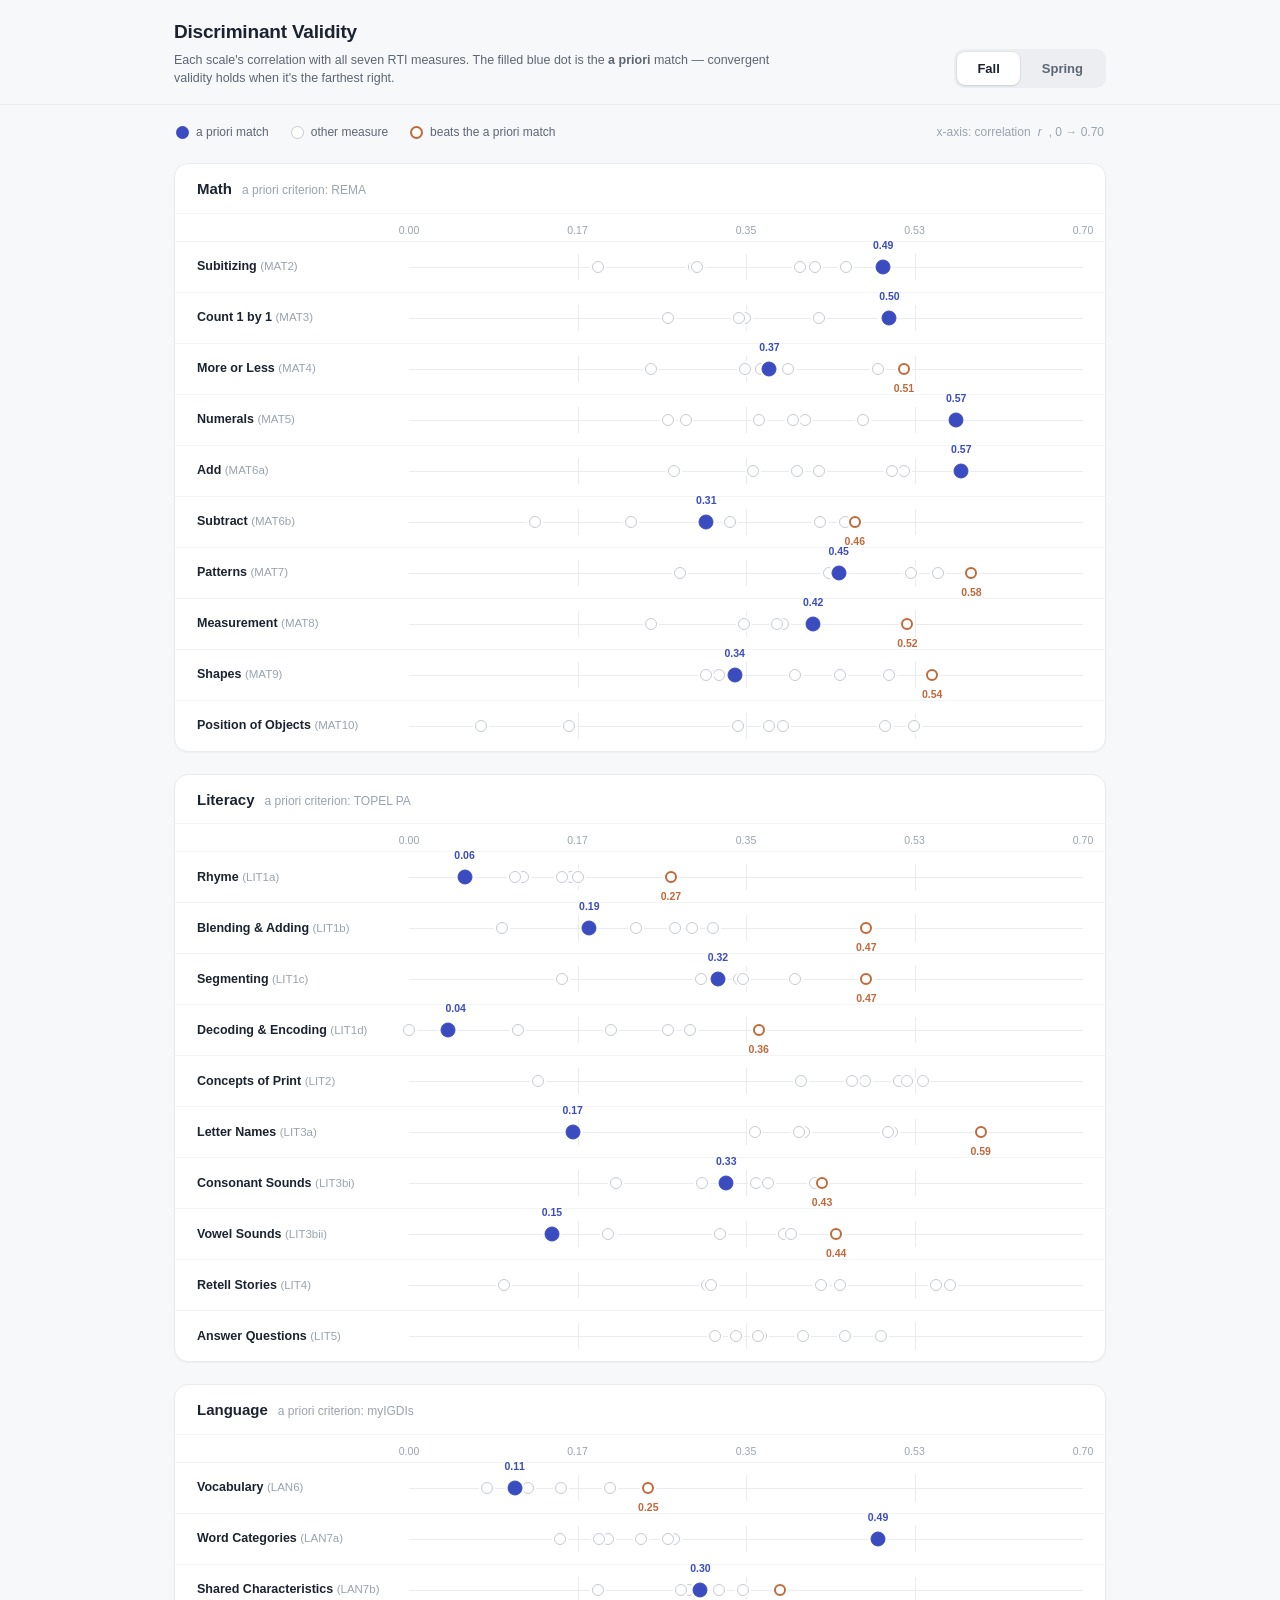
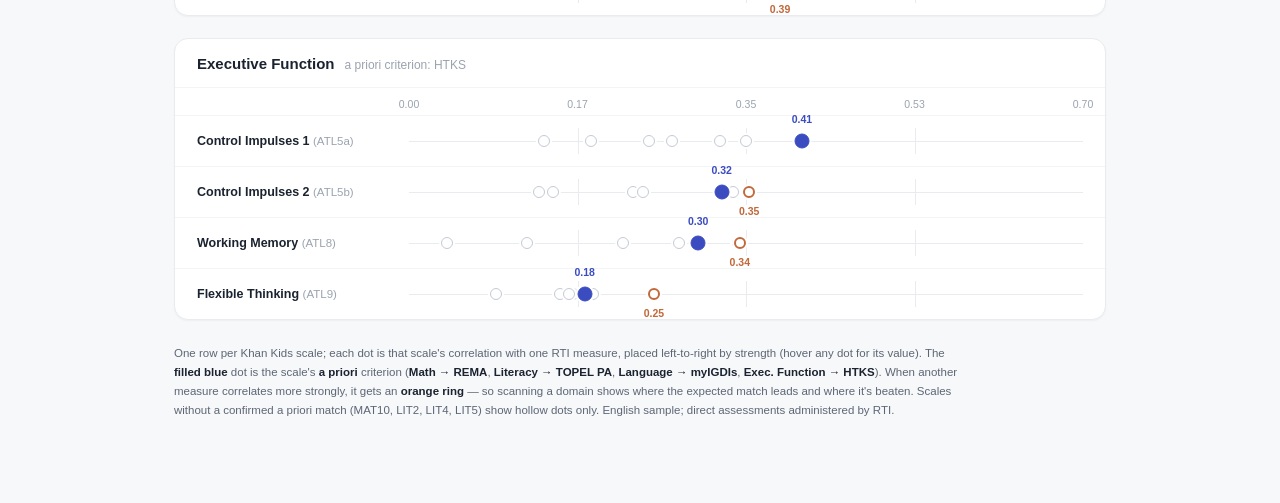
<file: heatmap/index.html>
<!DOCTYPE html>
<html lang="en">
<head>
<meta charset="UTF-8" />
<meta name="viewport" content="width=device-width, initial-scale=1.0" />
<title>Discriminant Validity — Correlation Profiles</title>
<style>
  :root{
    --ink:#1b2330; --soft:#5d6675; --faint:#9aa3af; --line:#e9ebef; --line2:#f3f4f6;
    --bg:#f7f8fa; --card:#fff;
    --ap:#3b4cc0;        /* a priori dot */
    --other:#c4cad4;     /* other dots */
    --beat:#c2683a;      /* the measure that beat the a priori */
    --labw:212px;
  }
  *{box-sizing:border-box}
  body{margin:0;background:var(--bg);color:var(--ink);
    font-family:ui-sans-serif,-apple-system,BlinkMacSystemFont,"Segoe UI",Roboto,Helvetica,Arial,sans-serif;
    font-feature-settings:"tnum" 1;line-height:1.5;-webkit-font-smoothing:antialiased}
  .wrap{max-width:980px;margin:0 auto;padding:0 24px 72px}
  header.bar{position:sticky;top:0;z-index:30;background:rgba(247,248,250,.9);backdrop-filter:saturate(1.3) blur(8px);border-bottom:1px solid var(--line)}
  .bar-in{max-width:980px;margin:0 auto;padding:18px 24px 16px;display:flex;align-items:flex-end;justify-content:space-between;gap:20px;flex-wrap:wrap}
  h1{font-size:19px;font-weight:680;letter-spacing:-.01em;margin:0}
  .sub{font-size:12.5px;color:var(--soft);margin:4px 0 0;max-width:600px}
  .seg{display:inline-flex;background:#eceef1;border-radius:10px;padding:3px;gap:2px}
  .seg button{appearance:none;border:0;cursor:pointer;font:inherit;font-size:13px;font-weight:600;color:var(--soft);padding:7px 20px;border-radius:8px;background:transparent;transition:all .15s}
  .seg button[aria-pressed="true"]{background:#fff;color:var(--ink);box-shadow:0 1px 2px rgba(20,32,46,.12),0 0 0 1px rgba(20,32,46,.04)}

  .legend{display:flex;gap:22px;align-items:center;flex-wrap:wrap;font-size:12px;color:var(--soft);margin:18px 2px 4px}
  .lg{display:inline-flex;align-items:center;gap:7px}
  .d{width:13px;height:13px;border-radius:50%;display:inline-block;flex:none}
  .d.ap{background:var(--ap)} .d.other{background:#fff;border:1.5px solid var(--other)} .d.beat{background:#fff;border:2px solid var(--beat)}

  .card{background:var(--card);border:1px solid var(--line);border-radius:14px;box-shadow:0 1px 2px rgba(20,32,46,.04);margin-top:22px;overflow:hidden}
  .chead{padding:14px 22px 12px;display:flex;align-items:baseline;gap:10px;border-bottom:1px solid var(--line2)}
  .chead h2{font-size:15px;font-weight:660;margin:0}
  .chead .crit{font-size:12px;color:var(--faint)}

  .axis{display:grid;grid-template-columns:var(--labw) 1fr;align-items:center;padding:9px 22px 2px;color:var(--faint);font-size:10.5px}
  .ticks{position:relative;height:16px}
  .ticks span{position:absolute;transform:translateX(-50%);top:0}

  .rowline{display:grid;grid-template-columns:var(--labw) 1fr;align-items:center;padding:8px 22px;border-top:1px solid var(--line2)}
  .rowline:first-of-type{border-top:0}
  .lab{font-size:12.5px;font-weight:600;white-space:nowrap;overflow:hidden;text-overflow:ellipsis;padding-right:12px}
  .lab .code{color:var(--faint);font-weight:500;font-size:11.5px}
  .track{position:relative;height:34px}
  .track .grid{position:absolute;top:4px;bottom:4px;width:1px;background:var(--line)}
  .track .base{position:absolute;left:0;right:0;top:50%;height:1px;background:var(--line)}
  .dot{position:absolute;top:50%;width:12px;height:12px;border-radius:50%;transform:translate(-50%,-50%);background:#fff;border:1.5px solid var(--other);box-shadow:0 0 0 2px #fff}
  .dot.ap{background:var(--ap);border-color:var(--ap);width:15px;height:15px;z-index:3}
  .dot.beat{border:2px solid var(--beat);z-index:2}
  .val{position:absolute;top:50%;font-size:10.5px;font-weight:700;color:var(--ap);white-space:nowrap;z-index:4}
  .val.beat{color:var(--beat)}

  .foot{font-size:11.5px;color:var(--soft);line-height:1.65;margin-top:24px;max-width:800px}
  .foot b{color:var(--ink);font-weight:650}

  @media (max-width:620px){
    :root{--labw:124px}
    .lab{font-size:11.5px}
    .lab .code{display:none}
    .bar-in,.wrap{padding-left:14px;padding-right:14px}
  }
</style>
</head>
<body>
<header class="bar">
  <div class="bar-in">
    <div>
      <h1>Discriminant Validity</h1>
      <p class="sub">Each scale's correlation with all seven RTI measures. The filled blue dot is the <b>a&nbsp;priori</b> match — convergent validity holds when it's the farthest right.</p>
    </div>
    <div class="seg" role="group" aria-label="Season">
      <button id="s-Fall" aria-pressed="true">Fall</button>
      <button id="s-Spring" aria-pressed="false">Spring</button>
    </div>
  </div>
</header>
<div class="wrap">
  <div class="legend">
    <span class="lg"><span class="d ap"></span> a priori match</span>
    <span class="lg"><span class="d other"></span> other measure</span>
    <span class="lg"><span class="d beat"></span> beats the a priori match</span>
    <span class="lg" style="margin-left:auto;color:var(--faint)">x-axis: correlation <i>r</i>, 0 → 0.70</span>
  </div>
  <div id="mount"></div>
  <p class="foot">
    One row per Khan Kids scale; each dot is that scale's correlation with one RTI measure, placed left-to-right by strength
    (hover any dot for its value). The <b>filled blue</b> dot is the scale's <b>a&nbsp;priori</b> criterion
    (<b>Math → REMA</b>, <b>Literacy → TOPEL PA</b>, <b>Language → myIGDIs</b>, <b>Exec. Function → HTKS</b>).
    When another measure correlates more strongly, it gets an <b>orange ring</b> — so scanning a domain shows where the expected
    match leads and where it's beaten. Scales without a confirmed a priori match (MAT10, LIT2, LIT4, LIT5) show hollow dots only.
    English sample; direct assessments administered by RTI.
  </p>
</div>

<script>
/* ===== data (English) ===== */
const DATA = {
  Fall: [
    { variable:"ATL5a", htks_score:0.4081,"igdis_Picture_ Naming_score":0.1401,"igdis_Which_One_ Doesn't_Belong_score":0.2728,topel_pa_stdscore:0.189,rema_a_irt:0.3501,rema_b_irt:0.249,rema_tot_irt:0.3225 },
    { variable:"ATL5b", htks_score:0.3248,"igdis_Picture_ Naming_score":0.1354,"igdis_Which_One_ Doesn't_Belong_score":0.2435,topel_pa_stdscore:0.1491,rema_a_irt:0.3533,rema_b_irt:0.2326,rema_tot_irt:0.3361 },
    { variable:"ATL8", htks_score:0.3004,"igdis_Picture_ Naming_score":0.3436,"igdis_Which_One_ Doesn't_Belong_score":0.2804,topel_pa_stdscore:0.1223,rema_a_irt:0.3417,rema_b_irt:0.0396,rema_tot_irt:0.2219 },
    { variable:"ATL9", htks_score:0.1825,"igdis_Picture_ Naming_score":0.2543,"igdis_Which_One_ Doesn't_Belong_score":0.1657,topel_pa_stdscore:0.191,rema_a_irt:0.1706,rema_b_irt:0.0906,rema_tot_irt:0.1566 },
    { variable:"LAN6", htks_score:0.2485,"igdis_Picture_ Naming_score":0.1097,"igdis_Which_One_ Doesn't_Belong_score":0.2083,topel_pa_stdscore:0.0807,rema_a_irt:0.1583,rema_b_irt:0.1238,rema_tot_irt:0.1076 },
    { variable:"LAN7a", htks_score:0.2694,"igdis_Picture_ Naming_score":0.2754,"igdis_Which_One_ Doesn't_Belong_score":0.4871,topel_pa_stdscore:0.2405,rema_a_irt:0.2067,rema_b_irt:0.1564,rema_tot_irt:0.1976 },
    { variable:"LAN7b", htks_score:0.3854,"igdis_Picture_ Naming_score":0.3467,"igdis_Which_One_ Doesn't_Belong_score":0.3026,topel_pa_stdscore:0.282,rema_a_irt:0.3218,rema_b_irt:0.1961,rema_tot_irt:0.2906 },
    { variable:"LIT1a", htks_score:0.1592,"igdis_Picture_ Naming_score":0.175,"igdis_Which_One_ Doesn't_Belong_score":0.272,topel_pa_stdscore:0.0577,rema_a_irt:0.1179,rema_b_irt:0.1101,rema_tot_irt:0.1684 },
    { variable:"LIT1b", htks_score:0.3161,"igdis_Picture_ Naming_score":0.2944,"igdis_Which_One_ Doesn't_Belong_score":0.4749,topel_pa_stdscore:0.1873,rema_a_irt:0.2764,rema_b_irt:0.0971,rema_tot_irt:0.2359 },
    { variable:"LIT1c", htks_score:0.3474,"igdis_Picture_ Naming_score":0.3424,"igdis_Which_One_ Doesn't_Belong_score":0.475,topel_pa_stdscore:0.3209,rema_a_irt:0.4009,rema_b_irt:0.159,rema_tot_irt:0.3035 },
    { variable:"LIT1d", htks_score:-0.0339,"igdis_Picture_ Naming_score":0.2686,"igdis_Which_One_ Doesn't_Belong_score":0.3632,topel_pa_stdscore:0.041,rema_a_irt:0.2919,rema_b_irt:0.113,rema_tot_irt:0.2093 },
    { variable:"LIT2", htks_score:0.4602,"igdis_Picture_ Naming_score":0.4736,"igdis_Which_One_ Doesn't_Belong_score":0.4075,topel_pa_stdscore:0.1337,rema_a_irt:0.5092,rema_b_irt:0.5341,rema_tot_irt:0.5176 },
    { variable:"LIT3a", htks_score:0.4055,"igdis_Picture_ Naming_score":0.4974,"igdis_Which_One_ Doesn't_Belong_score":0.4103,topel_pa_stdscore:0.17,rema_a_irt:0.5938,rema_b_irt:0.3594,rema_tot_irt:0.5013 },
    { variable:"LIT3bi", htks_score:0.3046,"igdis_Picture_ Naming_score":0.4213,"igdis_Which_One_ Doesn't_Belong_score":0.3732,topel_pa_stdscore:0.3295,rema_a_irt:0.429,rema_b_irt:0.2148,rema_tot_irt:0.3603 },
    { variable:"LIT3bii", htks_score:0.2071,"igdis_Picture_ Naming_score":0.3972,"igdis_Which_One_ Doesn't_Belong_score":0.3229,topel_pa_stdscore:0.1484,rema_a_irt:0.4436,rema_b_irt:0.2091,rema_tot_irt:0.3896 },
    { variable:"LIT4", htks_score:0.5614,"igdis_Picture_ Naming_score":0.3141,"igdis_Which_One_ Doesn't_Belong_score":0.5469,topel_pa_stdscore:0.0986,rema_a_irt:0.4479,rema_b_irt:0.3097,rema_tot_irt:0.428 },
    { variable:"LIT5", htks_score:0.4903,"igdis_Picture_ Naming_score":0.366,"igdis_Which_One_ Doesn't_Belong_score":0.3622,topel_pa_stdscore:0.4533,rema_a_irt:0.4096,rema_b_irt:0.3179,rema_tot_irt:0.3401 },
    { variable:"MAT2", htks_score:0.2994,"igdis_Picture_ Naming_score":0.4217,"igdis_Which_One_ Doesn't_Belong_score":0.4056,topel_pa_stdscore:0.1962,rema_a_irt:0.4925,rema_b_irt:0.296,rema_tot_irt:0.4535 },
    { variable:"MAT3", htks_score:0.4263,"igdis_Picture_ Naming_score":0.2689,"igdis_Which_One_ Doesn't_Belong_score":0.4968,topel_pa_stdscore:0.3429,rema_a_irt:0.499,rema_b_irt:0.3485,rema_tot_irt:0.4955 },
    { variable:"MAT4", htks_score:0.514,"igdis_Picture_ Naming_score":0.3659,"igdis_Which_One_ Doesn't_Belong_score":0.3932,topel_pa_stdscore:0.4866,rema_a_irt:0.3743,rema_b_irt:0.2511,rema_tot_irt:0.3488 },
    { variable:"MAT5", htks_score:0.3631,"igdis_Picture_ Naming_score":0.4115,"igdis_Which_One_ Doesn't_Belong_score":0.3984,topel_pa_stdscore:0.2876,rema_a_irt:0.5683,rema_b_irt:0.2693,rema_tot_irt:0.4712 },
    { variable:"MAT6a", htks_score:0.4034,"igdis_Picture_ Naming_score":0.4256,"igdis_Which_One_ Doesn't_Belong_score":0.5015,topel_pa_stdscore:0.357,rema_a_irt:0.5736,rema_b_irt:0.2752,rema_tot_irt:0.5136 },
    { variable:"MAT6b", htks_score:0.4266,"igdis_Picture_ Naming_score":0.463,"igdis_Which_One_ Doesn't_Belong_score":0.4525,topel_pa_stdscore:0.3339,rema_a_irt:0.3088,rema_b_irt:0.1304,rema_tot_irt:0.2301 },
    { variable:"MAT7", htks_score:0.443,"igdis_Picture_ Naming_score":0.4365,"igdis_Which_One_ Doesn't_Belong_score":0.5217,topel_pa_stdscore:0.281,rema_a_irt:0.5489,rema_b_irt:0.4462,rema_tot_irt:0.5841 },
    { variable:"MAT8", htks_score:0.3823,"igdis_Picture_ Naming_score":0.3881,"igdis_Which_One_ Doesn't_Belong_score":0.3481,topel_pa_stdscore:0.2516,rema_a_irt:0.5176,rema_b_irt:0.4197,rema_tot_irt:0.5168 },
    { variable:"MAT9", htks_score:0.4474,"igdis_Picture_ Naming_score":0.3085,"igdis_Which_One_ Doesn't_Belong_score":0.4008,topel_pa_stdscore:0.3223,rema_a_irt:0.5433,rema_b_irt:0.3383,rema_tot_irt:0.499 },
    { variable:"MAT10", htks_score:0.388,"igdis_Picture_ Naming_score":0.5248,"igdis_Which_One_ Doesn't_Belong_score":0.4939,topel_pa_stdscore:0.374,rema_a_irt:0.3422,rema_b_irt:0.0746,rema_tot_irt:0.1662 }
  ],
  Spring: [
    { variable:"ATL5a", htks_score:0.2998,"igdis_Picture_ Naming_score":0.151,"igdis_Which_One_ Doesn't_Belong_score":0.2917,topel_pa_stdscore:0.1727,rema_a_irt:0.3427,rema_b_irt:0.4487,rema_tot_irt:0.4885 },
    { variable:"ATL5b", htks_score:0.1355,"igdis_Picture_ Naming_score":0.2629,"igdis_Which_One_ Doesn't_Belong_score":0.3169,topel_pa_stdscore:0.1199,rema_a_irt:0.3399,rema_b_irt:0.3221,rema_tot_irt:0.3746 },
    { variable:"ATL8", htks_score:0.229,"igdis_Picture_ Naming_score":0.2457,"igdis_Which_One_ Doesn't_Belong_score":0.4253,topel_pa_stdscore:0.3095,rema_a_irt:0.4161,rema_b_irt:0.3453,rema_tot_irt:0.4286 },
    { variable:"ATL9", htks_score:0.2911,"igdis_Picture_ Naming_score":0.2234,"igdis_Which_One_ Doesn't_Belong_score":0.3089,topel_pa_stdscore:0.3133,rema_a_irt:0.2687,rema_b_irt:0.3355,rema_tot_irt:0.3528 },
    { variable:"LAN6", htks_score:0.2551,"igdis_Picture_ Naming_score":0.2743,"igdis_Which_One_ Doesn't_Belong_score":0.1949,topel_pa_stdscore:0.1615,rema_a_irt:0.3676,rema_b_irt:0.1518,rema_tot_irt:0.288 },
    { variable:"LAN7a", htks_score:0.4896,"igdis_Picture_ Naming_score":0.4512,"igdis_Which_One_ Doesn't_Belong_score":0.552,topel_pa_stdscore:0.3776,rema_a_irt:0.4758,rema_b_irt:0.5085,rema_tot_irt:0.5629 },
    { variable:"LAN7b", htks_score:0.3806,"igdis_Picture_ Naming_score":0.1467,"igdis_Which_One_ Doesn't_Belong_score":0.2283,topel_pa_stdscore:0.2998,rema_a_irt:0.3751,rema_b_irt:0.2136,rema_tot_irt:0.3017 },
    { variable:"LIT1a", htks_score:0.4449,"igdis_Picture_ Naming_score":0.4375,"igdis_Which_One_ Doesn't_Belong_score":0.2596,topel_pa_stdscore:0.4687,rema_a_irt:0.2496,rema_b_irt:0.3217,rema_tot_irt:0.3494 },
    { variable:"LIT1b", htks_score:0.2806,"igdis_Picture_ Naming_score":0.3732,"igdis_Which_One_ Doesn't_Belong_score":0.2339,topel_pa_stdscore:0.4019,rema_a_irt:0.3687,rema_b_irt:0.305,rema_tot_irt:0.3812 },
    { variable:"LIT1c", htks_score:0.4485,"igdis_Picture_ Naming_score":0.5806,"igdis_Which_One_ Doesn't_Belong_score":0.4474,topel_pa_stdscore:0.3551,rema_a_irt:0.3437,rema_b_irt:0.6297,rema_tot_irt:0.627 },
    { variable:"LIT1d", htks_score:0.1972,"igdis_Picture_ Naming_score":0.2536,"igdis_Which_One_ Doesn't_Belong_score":0.2561,topel_pa_stdscore:0.4116,rema_a_irt:0.5735,rema_b_irt:0.3371,rema_tot_irt:0.4507 },
    { variable:"LIT2", htks_score:0.3603,"igdis_Picture_ Naming_score":0.3053,"igdis_Which_One_ Doesn't_Belong_score":0.3888,topel_pa_stdscore:0.5418,rema_a_irt:0.56,rema_b_irt:0.4342,rema_tot_irt:0.5314 },
    { variable:"LIT3a", htks_score:0.2351,"igdis_Picture_ Naming_score":0.3627,"igdis_Which_One_ Doesn't_Belong_score":0.3269,topel_pa_stdscore:0.3153,rema_a_irt:0.4829,rema_b_irt:0.4147,rema_tot_irt:0.4855 },
    { variable:"LIT3bi", htks_score:0.2848,"igdis_Picture_ Naming_score":0.3626,"igdis_Which_One_ Doesn't_Belong_score":0.3592,topel_pa_stdscore:0.4279,rema_a_irt:0.5824,rema_b_irt:0.4043,rema_tot_irt:0.4996 },
    { variable:"LIT3bii", htks_score:0.1512,"igdis_Picture_ Naming_score":0.3434,"igdis_Which_One_ Doesn't_Belong_score":0.277,topel_pa_stdscore:0.3405,rema_a_irt:0.4129,rema_b_irt:0.3519,rema_tot_irt:0.4102 },
    { variable:"LIT4", htks_score:0.3679,"igdis_Picture_ Naming_score":0.4583,"igdis_Which_One_ Doesn't_Belong_score":0.6221,topel_pa_stdscore:0.3828,rema_a_irt:0.5822,rema_b_irt:0.5291,rema_tot_irt:0.6426 },
    { variable:"LIT5", htks_score:0.2388,"igdis_Picture_ Naming_score":0.2518,"igdis_Which_One_ Doesn't_Belong_score":0.435,topel_pa_stdscore:0.5063,rema_a_irt:0.3847,rema_b_irt:0.3178,rema_tot_irt:0.3831 },
    { variable:"MAT2", htks_score:0.26,"igdis_Picture_ Naming_score":0.2606,"igdis_Which_One_ Doesn't_Belong_score":0.2552,topel_pa_stdscore:0.3628,rema_a_irt:0.4798,rema_b_irt:0.2881,rema_tot_irt:0.3937 },
    { variable:"MAT3", htks_score:0.2958,"igdis_Picture_ Naming_score":0.2723,"igdis_Which_One_ Doesn't_Belong_score":0.1954,topel_pa_stdscore:0.2924,rema_a_irt:0.344,rema_b_irt:0.3109,rema_tot_irt:0.3213 },
    { variable:"MAT4", htks_score:0.2781,"igdis_Picture_ Naming_score":0.2953,"igdis_Which_One_ Doesn't_Belong_score":0.3185,topel_pa_stdscore:0.3363,rema_a_irt:0.5567,rema_b_irt:0.4799,rema_tot_irt:0.5615 },
    { variable:"MAT5", htks_score:0.6317,"igdis_Picture_ Naming_score":0.3706,"igdis_Which_One_ Doesn't_Belong_score":0.446,topel_pa_stdscore:0.2478,rema_a_irt:0.6644,rema_b_irt:0.6186,rema_tot_irt:0.7122 },
    { variable:"MAT6a", htks_score:0.2827,"igdis_Picture_ Naming_score":0.2116,"igdis_Which_One_ Doesn't_Belong_score":0.5554,topel_pa_stdscore:0.2641,rema_a_irt:0.4541,rema_b_irt:0.385,rema_tot_irt:0.4807 },
    { variable:"MAT6b", htks_score:0.4341,"igdis_Picture_ Naming_score":0.434,"igdis_Which_One_ Doesn't_Belong_score":0.4267,topel_pa_stdscore:0.4345,rema_a_irt:0.6095,rema_b_irt:0.5064,rema_tot_irt:0.5898 },
    { variable:"MAT7", htks_score:0.3406,"igdis_Picture_ Naming_score":0.1391,"igdis_Which_One_ Doesn't_Belong_score":0.2397,topel_pa_stdscore:0.046,rema_a_irt:0.3134,rema_b_irt:0.3345,rema_tot_irt:0.3368 },
    { variable:"MAT8", htks_score:0.426,"igdis_Picture_ Naming_score":0.2548,"igdis_Which_One_ Doesn't_Belong_score":0.3722,topel_pa_stdscore:0.1984,rema_a_irt:0.4855,rema_b_irt:0.4409,rema_tot_irt:0.5015 },
    { variable:"MAT9", htks_score:0.4245,"igdis_Picture_ Naming_score":0.2803,"igdis_Which_One_ Doesn't_Belong_score":0.381,topel_pa_stdscore:0.2362,rema_a_irt:0.4005,rema_b_irt:0.4344,rema_tot_irt:0.4561 },
    { variable:"MAT10", htks_score:0.3452,"igdis_Picture_ Naming_score":0.2622,"igdis_Which_One_ Doesn't_Belong_score":0.2748,topel_pa_stdscore:0.4382,rema_a_irt:0.446,rema_b_irt:0.2637,rema_tot_irt:0.3336 }
  ]
};

const MEASURES = [
  { key:"rema_a_irt", label:"REMA A" },
  { key:"rema_b_irt", label:"REMA B" },
  { key:"rema_tot_irt", label:"REMA Total" },
  { key:"topel_pa_stdscore", label:"TOPEL PA" },
  { key:"igdis_Picture_ Naming_score", label:"Picture Naming" },
  { key:"igdis_Which_One_ Doesn't_Belong_score", label:"Which One Doesn't Belong" },
  { key:"htks_score", label:"HTKS" },
];
const DOMAINS = [
  { key:"MAT", label:"Math",               criterion:"REMA",     scales:["MAT2","MAT3","MAT4","MAT5","MAT6a","MAT6b","MAT7","MAT8","MAT9","MAT10"] },
  { key:"LIT", label:"Literacy",           criterion:"TOPEL PA", scales:["LIT1a","LIT1b","LIT1c","LIT1d","LIT2","LIT3a","LIT3bi","LIT3bii","LIT4","LIT5"] },
  { key:"LAN", label:"Language",           criterion:"myIGDIs",  scales:["LAN6","LAN7a","LAN7b"] },
  { key:"ATL", label:"Executive Function", criterion:"HTKS",     scales:["ATL5a","ATL5b","ATL8","ATL9"] },
];
const NAMES = {
  ATL5a:"Control Impulses 1",ATL5b:"Control Impulses 2",ATL8:"Working Memory",ATL9:"Flexible Thinking",
  LAN6:"Vocabulary",LAN7a:"Word Categories",LAN7b:"Shared Characteristics",
  LIT1a:"Rhyme",LIT1b:"Blending & Adding",LIT1c:"Segmenting",LIT1d:"Decoding & Encoding",
  LIT2:"Concepts of Print",LIT3a:"Letter Names",LIT3bi:"Consonant Sounds",LIT3bii:"Vowel Sounds",
  LIT4:"Retell Stories",LIT5:"Answer Questions",
  MAT2:"Subitizing",MAT3:"Count 1 by 1",MAT4:"More or Less",MAT5:"Numerals",MAT6a:"Add",MAT6b:"Subtract",
  MAT7:"Patterns",MAT8:"Measurement",MAT9:"Shapes",MAT10:"Position of Objects",
};
const APRIORI = {
  MAT2:"rema_a_irt",MAT3:"rema_a_irt",MAT4:"rema_a_irt",MAT5:"rema_a_irt",MAT6a:"rema_a_irt",MAT6b:"rema_a_irt",
  MAT7:"rema_b_irt",MAT8:"rema_b_irt",MAT9:"rema_b_irt",
  LIT1a:"topel_pa_stdscore",LIT1b:"topel_pa_stdscore",LIT1c:"topel_pa_stdscore",LIT1d:"topel_pa_stdscore",
  LIT3a:"topel_pa_stdscore",LIT3bi:"topel_pa_stdscore",LIT3bii:"topel_pa_stdscore",
  LAN6:"igdis_Picture_ Naming_score",LAN7a:"igdis_Which_One_ Doesn't_Belong_score",LAN7b:"igdis_Which_One_ Doesn't_Belong_score",
  ATL5a:"htks_score",ATL5b:"htks_score",ATL8:"htks_score",ATL9:"htks_score",
};

const MAX = 0.70;
const pct = (r) => Math.max(0, Math.min(r, MAX)) / MAX * 100;
const rowByVar = (season, v) => DATA[season].find((d) => d.variable === v);
// a priori value sits above the line, the beating value below — so close dots never collide.
function labelTf(lp, below){
  const x = lp > 88 ? "-85%" : lp < 7 ? "-15%" : "-50%";
  const y = below ? "75%" : "-185%";
  return `translate(${x},${y})`;
}

let season = "Fall";

function card(domain){
  const el = document.createElement("section"); el.className = "card";
  el.innerHTML = `<div class="chead"><h2>${domain.label}</h2><span class="crit">a priori criterion: ${domain.criterion}</span></div>`;
  const axis = document.createElement("div"); axis.className = "axis";
  axis.innerHTML = `<div></div><div class="ticks">` +
    [0,0.175,0.35,0.525,0.70].map((t)=>`<span style="left:${t/MAX*100}%">${t.toFixed(2)}</span>`).join("") + `</div>`;
  el.appendChild(axis);

  domain.scales.forEach((v) => {
    const row = rowByVar(season, v); const ap = APRIORI[v];
    const maxR = Math.max(...MEASURES.map((m) => row[m.key]));
    const line = document.createElement("div"); line.className = "rowline";
    let dots = "";
    [0.175,0.35,0.525].forEach((t)=>dots += `<div class="grid" style="left:${t/MAX*100}%"></div>`);
    dots += `<div class="base"></div>`;
    MEASURES.forEach((m) => {
      const r = row[m.key]; const isAp = ap === m.key;
      const beats = !isAp && ap && Math.abs(r - maxR) < 1e-9 && r > row[ap];
      const cls = "dot" + (isAp ? " ap" : "") + (beats ? " beat" : "");
      const lp = pct(r);
      dots += `<div class="${cls}" style="left:${lp}%" title="${m.label}: r = ${r.toFixed(2)}"></div>`;
      if (isAp) dots += `<div class="val" style="left:${lp}%;transform:${labelTf(lp,false)}">${r.toFixed(2)}</div>`;
      else if (beats) dots += `<div class="val beat" style="left:${lp}%;transform:${labelTf(lp,true)}">${r.toFixed(2)}</div>`;
    });
    line.innerHTML = `<div class="lab">${NAMES[v]} <span class="code">(${v})</span></div><div class="track">${dots}</div>`;
    el.appendChild(line);
  });
  return el;
}
function render(){
  const mount = document.getElementById("mount"); mount.innerHTML = "";
  DOMAINS.forEach((d) => mount.appendChild(card(d)));
  document.getElementById("s-Fall").setAttribute("aria-pressed", String(season === "Fall"));
  document.getElementById("s-Spring").setAttribute("aria-pressed", String(season === "Spring"));
}
document.getElementById("s-Fall").onclick = () => { season = "Fall"; render(); };
document.getElementById("s-Spring").onclick = () => { season = "Spring"; render(); };
render();
</script>
</body>
</html>
</file>
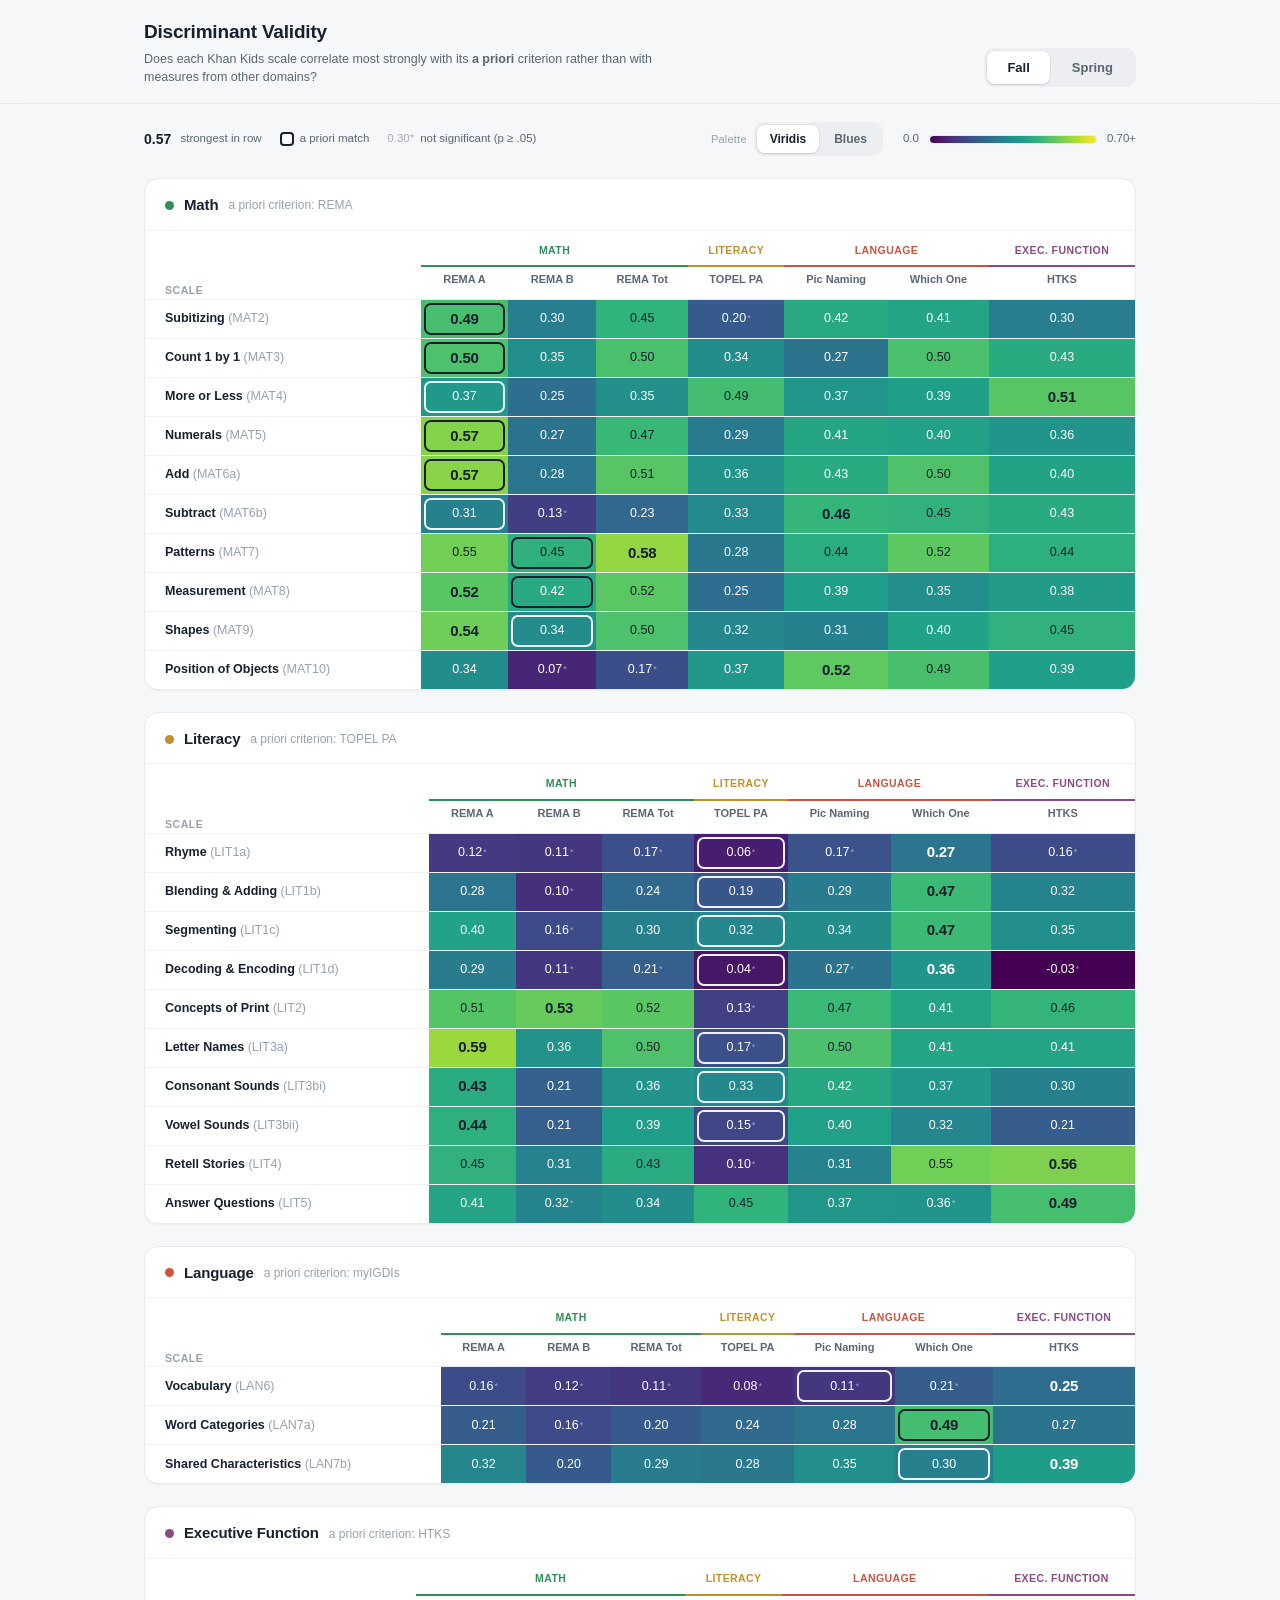
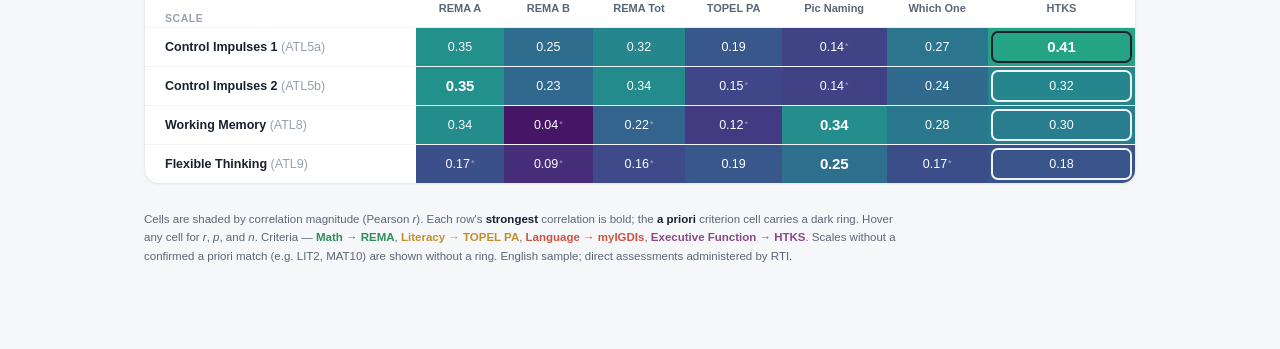
<file: heatmap/matrix-heatmap.html>
<!DOCTYPE html>
<html lang="en">
<head>
<meta charset="UTF-8" />
<meta name="viewport" content="width=device-width, initial-scale=1.0" />
<title>Discriminant Validity — Correlation Heatmaps</title>
<style>
  :root {
    --ink: #16202e;
    --ink-soft: #5b6675;
    --ink-faint: #97a1ad;
    --line: #e7eaee;
    --line-soft: #f1f3f5;
    --bg: #f6f7f9;
    --card: #ffffff;
    /* domain accents (used only as thin labels/rules, never as cell fill) */
    --mat: #2f8f5b;
    --lit: #c2902a;
    --lan: #cf5340;
    --atl: #8a4a86;
    --apriori: #16202e;
  }
  * { box-sizing: border-box; }
  html, body { margin: 0; padding: 0; }
  body {
    background: var(--bg);
    color: var(--ink);
    font-family: ui-sans-serif, -apple-system, BlinkMacSystemFont, "Segoe UI", Roboto, Helvetica, Arial, sans-serif;
    font-feature-settings: "tnum" 1, "lnum" 1;
    line-height: 1.5;
    -webkit-font-smoothing: antialiased;
  }
  .wrap { max-width: 1040px; margin: 0 auto; padding: 0 24px 72px; }

  /* ---- sticky header ---- */
  header.bar {
    position: sticky; top: 0; z-index: 30;
    background: rgba(246,247,249,0.88);
    backdrop-filter: saturate(1.4) blur(8px);
    border-bottom: 1px solid var(--line);
  }
  .bar-inner {
    max-width: 1040px; margin: 0 auto; padding: 18px 24px 16px;
    display: flex; align-items: flex-end; justify-content: space-between; gap: 20px; flex-wrap: wrap;
  }
  h1 { font-size: 19px; font-weight: 680; letter-spacing: -0.01em; margin: 0; }
  .sub { font-size: 12.5px; color: var(--ink-soft); margin: 3px 0 0; max-width: 560px; }

  /* segmented toggle */
  .seg { display: inline-flex; background: #eceef1; border-radius: 10px; padding: 3px; gap: 2px; }
  .seg button {
    appearance: none; border: 0; cursor: pointer; font: inherit;
    font-size: 13px; font-weight: 600; color: var(--ink-soft);
    padding: 7px 20px; border-radius: 8px; background: transparent; transition: all .15s ease;
  }
  .seg button[aria-pressed="true"] { background: var(--card); color: var(--ink); box-shadow: 0 1px 2px rgba(20,32,46,.12), 0 0 0 1px rgba(20,32,46,.04); }
  .seg button:hover:not([aria-pressed="true"]) { color: var(--ink); }
  .seg.seg-sm button { padding: 5px 13px; font-size: 12px; }
  .seg-label { font-size: 11px; color: var(--ink-faint); margin-right: 7px; letter-spacing: .02em; }

  /* legend */
  .meta-row { display:flex; align-items:center; justify-content:space-between; gap:24px; flex-wrap:wrap; margin: 18px 0 4px; }
  .legend { display: flex; align-items: center; gap: 10px; font-size: 11.5px; color: var(--ink-soft); }
  .legend .scale { width: 168px; height: 9px; border-radius: 5px; border: 1px solid var(--line);
    background: linear-gradient(90deg,#f7fbff,#dbe9f6,#9ecae1,#4292c6,#08519c); }
  .keys { display:flex; gap:18px; font-size: 11.5px; color: var(--ink-soft); align-items:center; flex-wrap:wrap; }
  .key { display:inline-flex; align-items:center; gap:6px; }
  .swatch-bold { font-weight: 900; font-size: 14px; color: var(--ink); }
  .swatch-ring { width:14px; height:14px; border-radius:4px; box-shadow: inset 0 0 0 2px var(--apriori); background:#fff; display:inline-block; }

  /* ---- matrix card ---- */
  .card {
    background: var(--card); border: 1px solid var(--line); border-radius: 14px;
    box-shadow: 0 1px 2px rgba(20,32,46,.04); margin-top: 22px; overflow: hidden;
  }
  .card-head { padding: 15px 20px 13px; display:flex; align-items:center; gap:10px; border-bottom: 1px solid var(--line-soft); }
  .dot { width: 9px; height: 9px; border-radius: 50%; flex: none; }
  .card-head h2 { font-size: 15px; font-weight: 660; margin: 0; letter-spacing:-0.01em; }
  .card-head .crit { font-size: 12px; color: var(--ink-faint); }
  .scroll { overflow-x: auto; }

  table { border-collapse: separate; border-spacing: 0; width: 100%; }
  thead th { position: sticky; top: 0; }
  .grp-th {
    font-size: 10.5px; font-weight: 700; letter-spacing: .04em; text-transform: uppercase;
    text-align: center; padding: 12px 6px 7px;
  }
  .meas-th {
    font-size: 11px; font-weight: 600; color: var(--ink-soft); text-align: center;
    padding: 4px 8px 11px; white-space: nowrap; border-bottom: 1px solid var(--line);
  }
  .row-th {
    text-align: left; font-weight: 600; font-size: 12.5px; color: var(--ink);
    padding: 0 16px 0 20px; white-space: nowrap; border-bottom: 1px solid var(--line-soft);
  }
  .row-th .code { color: var(--ink-faint); font-weight: 500; }
  tbody tr:last-child .row-th, tbody tr:last-child td { border-bottom: 0; }

  td.cell {
    text-align: center; font-size: 12.5px; font-variant-numeric: tabular-nums;
    padding: 0; height: 38px; min-width: 64px; position: relative;
    border-bottom: 1px solid var(--line-soft); color: var(--ink);
  }
  td.cell .v { display:flex; align-items:center; justify-content:center; height:38px; }
  td.cell .v { font-weight: 450; }
  td.max .v { font-weight: 900; font-size: 15px; letter-spacing: -0.015em; }
  td.apriori .v { box-shadow: inset 0 0 0 2px var(--ring, var(--apriori)); border-radius: 7px; margin: 3px; height: 32px; }
  td.ns .v::after { content: "*"; font-size: 9px; vertical-align: super; opacity: .5; margin-left: 1px; }

  .foot { font-size: 11.5px; color: var(--ink-soft); line-height: 1.6; margin-top: 26px; max-width: 760px; }
  .foot b { color: var(--ink); font-weight: 650; }
</style>
</head>
<body>
<header class="bar">
  <div class="bar-inner">
    <div>
      <h1>Discriminant Validity</h1>
      <p class="sub">Does each Khan Kids scale correlate most strongly with its <b>a&nbsp;priori</b> criterion rather than with measures from other domains?</p>
    </div>
    <div class="seg" role="group" aria-label="Season">
      <button id="btn-Fall" aria-pressed="true">Fall</button>
      <button id="btn-Spring" aria-pressed="false">Spring</button>
    </div>
  </div>
</header>

<div class="wrap">
  <div class="meta-row">
    <div class="keys">
      <span class="key"><span class="swatch-bold">0.57</span>&nbsp;strongest in row</span>
      <span class="key"><span class="swatch-ring"></span> a&nbsp;priori match</span>
      <span class="key"><span style="opacity:.5">0.30*</span> not significant (p ≥ .05)</span>
    </div>
    <div style="display:flex;align-items:center;gap:20px;flex-wrap:wrap">
      <div style="display:flex;align-items:center">
        <span class="seg-label">Palette</span>
        <div class="seg seg-sm" role="group" aria-label="Color palette">
          <button id="pal-Viridis" aria-pressed="true">Viridis</button>
          <button id="pal-Blues" aria-pressed="false">Blues</button>
        </div>
      </div>
      <div class="legend">
        <span>0.0</span><span class="scale" id="legendScale"></span><span>0.70+</span>
      </div>
    </div>
  </div>

  <div id="matrices"></div>

  <p class="foot">
    Cells are shaded by correlation magnitude (Pearson <i>r</i>). Each row's <b>strongest</b> correlation is bold;
    the <b>a&nbsp;priori</b> criterion cell carries a dark ring. Hover any cell for <i>r</i>, <i>p</i>, and <i>n</i>.
    Criteria — <b style="color:var(--mat)">Math → REMA</b>, <b style="color:var(--lit)">Literacy → TOPEL PA</b>,
    <b style="color:var(--lan)">Language → myIGDIs</b>, <b style="color:var(--atl)">Executive Function → HTKS</b>.
    Scales without a confirmed a priori match (e.g. LIT2, MAT10) are shown without a ring. English sample; direct assessments administered by RTI.
  </p>
</div>

<script>
/* ============================ DATA (English) ============================ */
const DATA = {
  Fall: [
    { variable: "ATL5a", htks_score: 0.4081, "igdis_Picture_ Naming_score": 0.1401, "igdis_Which_One_ Doesn't_Belong_score": 0.2728, topel_pa_stdscore: 0.189, rema_a_irt: 0.3501, rema_b_irt: 0.249, rema_tot_irt: 0.3225, htks_p: 0.0, igdis_pn_p: 0.1336, igdis_wodb_p: 0.0058, topel_p: 0.0348, rema_a_p: 0.0001, rema_b_p: 0.0055, rema_tot_p: 0.0003, htks_n: 126, igdis_pn_n: 116, igdis_wodb_n: 101, topel_n: 125, rema_a_n: 125, rema_b_n: 123, rema_tot_n: 123 },
    { variable: "ATL5b", htks_score: 0.3248, "igdis_Picture_ Naming_score": 0.1354, "igdis_Which_One_ Doesn't_Belong_score": 0.2435, topel_pa_stdscore: 0.1491, rema_a_irt: 0.3533, rema_b_irt: 0.2326, rema_tot_irt: 0.3361, htks_p: 0.0016, igdis_pn_p: 0.2113, igdis_wodb_p: 0.0393, topel_p: 0.1608, rema_a_p: 0.0006, rema_b_p: 0.0282, rema_tot_p: 0.0014, htks_n: 92, igdis_pn_n: 87, igdis_wodb_n: 72, topel_n: 90, rema_a_n: 90, rema_b_n: 89, rema_tot_n: 88 },
    { variable: "ATL8", htks_score: 0.3004, "igdis_Picture_ Naming_score": 0.3436, "igdis_Which_One_ Doesn't_Belong_score": 0.2804, topel_pa_stdscore: 0.1223, rema_a_irt: 0.3417, rema_b_irt: 0.0396, rema_tot_irt: 0.2219, htks_p: 0.0088, igdis_pn_p: 0.0033, igdis_wodb_p: 0.0286, topel_p: 0.2992, rema_a_p: 0.0029, rema_b_p: 0.7431, rema_tot_p: 0.0629, htks_n: 75, igdis_pn_n: 71, igdis_wodb_n: 61, topel_n: 74, rema_a_n: 74, rema_b_n: 71, rema_tot_n: 71 },
    { variable: "ATL9", htks_score: 0.1825, "igdis_Picture_ Naming_score": 0.2543, "igdis_Which_One_ Doesn't_Belong_score": 0.1657, topel_pa_stdscore: 0.191, rema_a_irt: 0.1706, rema_b_irt: 0.0906, rema_tot_irt: 0.1566, htks_p: 0.0499, igdis_pn_p: 0.0088, igdis_wodb_p: 0.1185, topel_p: 0.04, rema_a_p: 0.0682, rema_b_p: 0.3376, rema_tot_p: 0.0976, htks_n: 116, igdis_pn_n: 105, igdis_wodb_n: 90, topel_n: 116, rema_a_n: 115, rema_b_n: 114, rema_tot_n: 113 },
    { variable: "LAN6", htks_score: 0.2485, "igdis_Picture_ Naming_score": 0.1097, "igdis_Which_One_ Doesn't_Belong_score": 0.2083, topel_pa_stdscore: 0.0807, rema_a_irt: 0.1583, rema_b_irt: 0.1238, rema_tot_irt: 0.1076, htks_p: 0.0157, igdis_pn_p: 0.2951, igdis_wodb_p: 0.0709, topel_p: 0.4447, rema_a_p: 0.1296, rema_b_p: 0.2396, rema_tot_p: 0.3099, htks_n: 94, igdis_pn_n: 93, igdis_wodb_n: 76, topel_n: 92, rema_a_n: 93, rema_b_n: 92, rema_tot_n: 91 },
    { variable: "LAN7a", htks_score: 0.2694, "igdis_Picture_ Naming_score": 0.2754, "igdis_Which_One_ Doesn't_Belong_score": 0.4871, topel_pa_stdscore: 0.2405, rema_a_irt: 0.2067, rema_b_irt: 0.1564, rema_tot_irt: 0.1976, htks_p: 0.0029, igdis_pn_p: 0.0034, igdis_wodb_p: 0.0, topel_p: 0.0084, rema_a_p: 0.0235, rema_b_p: 0.0894, rema_tot_p: 0.032, htks_n: 120, igdis_pn_n: 111, igdis_wodb_n: 95, topel_n: 119, rema_a_n: 120, rema_b_n: 119, rema_tot_n: 118 },
    { variable: "LAN7b", htks_score: 0.3854, "igdis_Picture_ Naming_score": 0.3467, "igdis_Which_One_ Doesn't_Belong_score": 0.3026, topel_pa_stdscore: 0.282, rema_a_irt: 0.3218, rema_b_irt: 0.1961, rema_tot_irt: 0.2906, htks_p: 0.0, igdis_pn_p: 0.0001, igdis_wodb_p: 0.002, topel_p: 0.0014, rema_a_p: 0.0003, rema_b_p: 0.0297, rema_tot_p: 0.0012, htks_n: 127, igdis_pn_n: 116, igdis_wodb_n: 102, topel_n: 126, rema_a_n: 125, rema_b_n: 123, rema_tot_n: 122 },
    { variable: "LIT1a", htks_score: 0.1592, "igdis_Picture_ Naming_score": 0.175, "igdis_Which_One_ Doesn't_Belong_score": 0.272, topel_pa_stdscore: 0.0577, rema_a_irt: 0.1179, rema_b_irt: 0.1101, rema_tot_irt: 0.1684, htks_p: 0.0727, igdis_pn_p: 0.0559, igdis_wodb_p: 0.0048, topel_p: 0.5193, rema_a_p: 0.1869, rema_b_p: 0.2217, rema_tot_p: 0.0615, htks_n: 128, igdis_pn_n: 120, igdis_wodb_n: 106, topel_n: 127, rema_a_n: 127, rema_b_n: 125, rema_tot_n: 124 },
    { variable: "LIT1b", htks_score: 0.3161, "igdis_Picture_ Naming_score": 0.2944, "igdis_Which_One_ Doesn't_Belong_score": 0.4749, topel_pa_stdscore: 0.1873, rema_a_irt: 0.2764, rema_b_irt: 0.0971, rema_tot_irt: 0.2359, htks_p: 0.0003, igdis_pn_p: 0.0013, igdis_wodb_p: 0.0, topel_p: 0.0365, rema_a_p: 0.0018, rema_b_p: 0.2854, rema_tot_p: 0.0089, htks_n: 126, igdis_pn_n: 117, igdis_wodb_n: 102, topel_n: 125, rema_a_n: 125, rema_b_n: 123, rema_tot_n: 122 },
    { variable: "LIT1c", htks_score: 0.3474, "igdis_Picture_ Naming_score": 0.3424, "igdis_Which_One_ Doesn't_Belong_score": 0.475, topel_pa_stdscore: 0.3209, rema_a_irt: 0.4009, rema_b_irt: 0.159, rema_tot_irt: 0.3035, htks_p: 0.0001, igdis_pn_p: 0.0003, igdis_wodb_p: 0.0, topel_p: 0.0004, rema_a_p: 0.0, rema_b_p: 0.0882, rema_tot_p: 0.001, htks_n: 119, igdis_pn_n: 110, igdis_wodb_n: 96, topel_n: 119, rema_a_n: 117, rema_b_n: 116, rema_tot_n: 115 },
    { variable: "LIT1d", htks_score: -0.0339, "igdis_Picture_ Naming_score": 0.2686, "igdis_Which_One_ Doesn't_Belong_score": 0.3632, topel_pa_stdscore: 0.041, rema_a_irt: 0.2919, rema_b_irt: 0.113, rema_tot_irt: 0.2093, htks_p: 0.8172, igdis_pn_p: 0.0621, igdis_wodb_p: 0.023, topel_p: 0.7797, rema_a_p: 0.0419, rema_b_p: 0.4345, rema_tot_p: 0.1489, htks_n: 49, igdis_pn_n: 49, igdis_wodb_n: 39, topel_n: 49, rema_a_n: 49, rema_b_n: 50, rema_tot_n: 49 },
    { variable: "LIT2", htks_score: 0.4602, "igdis_Picture_ Naming_score": 0.4736, "igdis_Which_One_ Doesn't_Belong_score": 0.4075, topel_pa_stdscore: 0.1337, rema_a_irt: 0.5092, rema_b_irt: 0.5341, rema_tot_irt: 0.5176, htks_p: 0.008, igdis_pn_p: 0.0071, igdis_wodb_p: 0.0432, topel_p: 0.4658, rema_a_p: 0.0034, rema_b_p: 0.0016, rema_tot_p: 0.0029, htks_n: 32, igdis_pn_n: 31, igdis_wodb_n: 25, topel_n: 32, rema_a_n: 31, rema_b_n: 32, rema_tot_n: 31 },
    { variable: "LIT3a", htks_score: 0.4055, "igdis_Picture_ Naming_score": 0.4974, "igdis_Which_One_ Doesn't_Belong_score": 0.4103, topel_pa_stdscore: 0.17, rema_a_irt: 0.5938, rema_b_irt: 0.3594, rema_tot_irt: 0.5013, htks_p: 0.0141, igdis_pn_p: 0.002, igdis_wodb_p: 0.0271, topel_p: 0.3215, rema_a_p: 0.0002, rema_b_p: 0.0313, rema_tot_p: 0.0022, htks_n: 36, igdis_pn_n: 36, igdis_wodb_n: 29, topel_n: 36, rema_a_n: 35, rema_b_n: 36, rema_tot_n: 35 },
    { variable: "LIT3bi", htks_score: 0.3046, "igdis_Picture_ Naming_score": 0.4213, "igdis_Which_One_ Doesn't_Belong_score": 0.3732, topel_pa_stdscore: 0.3295, rema_a_irt: 0.429, rema_b_irt: 0.2148, rema_tot_irt: 0.3603, htks_p: 0.0004, igdis_pn_p: 0.0, igdis_wodb_p: 0.0001, topel_p: 0.0001, rema_a_p: 0.0, rema_b_p: 0.0145, rema_tot_p: 0.0, htks_n: 131, igdis_pn_n: 120, igdis_wodb_n: 104, topel_n: 130, rema_a_n: 129, rema_b_n: 129, rema_tot_n: 128 },
    { variable: "LIT3bii", htks_score: 0.2071, "igdis_Picture_ Naming_score": 0.3972, "igdis_Which_One_ Doesn't_Belong_score": 0.3229, topel_pa_stdscore: 0.1484, rema_a_irt: 0.4436, rema_b_irt: 0.2091, rema_tot_irt: 0.3896, htks_p: 0.0221, igdis_pn_p: 0.0, igdis_wodb_p: 0.0011, topel_p: 0.1042, rema_a_p: 0.0, rema_b_p: 0.0231, rema_tot_p: 0.0, htks_n: 122, igdis_pn_n: 113, igdis_wodb_n: 99, topel_n: 121, rema_a_n: 120, rema_b_n: 118, rema_tot_n: 117 },
    { variable: "LIT4", htks_score: 0.5614, "igdis_Picture_ Naming_score": 0.3141, "igdis_Which_One_ Doesn't_Belong_score": 0.5469, topel_pa_stdscore: 0.0986, rema_a_irt: 0.4479, rema_b_irt: 0.3097, rema_tot_irt: 0.428, htks_p: 0.0001, igdis_pn_p: 0.0356, igdis_wodb_p: 0.0007, topel_p: 0.5194, rema_a_p: 0.002, rema_b_p: 0.0362, rema_tot_p: 0.0034, htks_n: 45, igdis_pn_n: 45, igdis_wodb_n: 35, topel_n: 45, rema_a_n: 45, rema_b_n: 46, rema_tot_n: 45 },
    { variable: "LIT5", htks_score: 0.4903, "igdis_Picture_ Naming_score": 0.366, "igdis_Which_One_ Doesn't_Belong_score": 0.3622, topel_pa_stdscore: 0.4533, rema_a_irt: 0.4096, rema_b_irt: 0.3179, rema_tot_irt: 0.3401, htks_p: 0.0028, igdis_pn_p: 0.0333, igdis_wodb_p: 0.0633, topel_p: 0.0055, rema_a_p: 0.0145, rema_b_p: 0.0628, rema_tot_p: 0.0491, htks_n: 35, igdis_pn_n: 34, igdis_wodb_n: 27, topel_n: 36, rema_a_n: 35, rema_b_n: 35, rema_tot_n: 34 },
    { variable: "MAT2", htks_score: 0.2994, "igdis_Picture_ Naming_score": 0.4217, "igdis_Which_One_ Doesn't_Belong_score": 0.4056, topel_pa_stdscore: 0.1962, rema_a_irt: 0.4925, rema_b_irt: 0.296, rema_tot_irt: 0.4535, htks_p: 0.0026, igdis_pn_p: 0.0, igdis_wodb_p: 0.0002, topel_p: 0.0541, rema_a_p: 0.0, rema_b_p: 0.0031, rema_tot_p: 0.0, htks_n: 99, igdis_pn_n: 94, igdis_wodb_n: 81, topel_n: 97, rema_a_n: 98, rema_b_n: 98, rema_tot_n: 97 },
    { variable: "MAT3", htks_score: 0.4263, "igdis_Picture_ Naming_score": 0.2689, "igdis_Which_One_ Doesn't_Belong_score": 0.4968, topel_pa_stdscore: 0.3429, rema_a_irt: 0.499, rema_b_irt: 0.3485, rema_tot_irt: 0.4955, htks_p: 0.0, igdis_pn_p: 0.0081, igdis_wodb_p: 0.0, topel_p: 0.0004, rema_a_p: 0.0, rema_b_p: 0.0003, rema_tot_p: 0.0, htks_n: 104, igdis_pn_n: 96, igdis_wodb_n: 84, topel_n: 102, rema_a_n: 103, rema_b_n: 102, rema_tot_n: 101 },
    { variable: "MAT4", htks_score: 0.514, "igdis_Picture_ Naming_score": 0.3659, "igdis_Which_One_ Doesn't_Belong_score": 0.3932, topel_pa_stdscore: 0.4866, rema_a_irt: 0.3743, rema_b_irt: 0.2511, rema_tot_irt: 0.3488, htks_p: 0.0, igdis_pn_p: 0.0001, igdis_wodb_p: 0.0001, topel_p: 0.0, rema_a_p: 0.0, rema_b_p: 0.0066, rema_tot_p: 0.0001, htks_n: 120, igdis_pn_n: 111, igdis_wodb_n: 93, topel_n: 118, rema_a_n: 117, rema_b_n: 116, rema_tot_n: 114 },
    { variable: "MAT5", htks_score: 0.3631, "igdis_Picture_ Naming_score": 0.4115, "igdis_Which_One_ Doesn't_Belong_score": 0.3984, topel_pa_stdscore: 0.2876, rema_a_irt: 0.5683, rema_b_irt: 0.2693, rema_tot_irt: 0.4712, htks_p: 0.0, igdis_pn_p: 0.0, igdis_wodb_p: 0.0, topel_p: 0.0006, rema_a_p: 0.0, rema_b_p: 0.0015, rema_tot_p: 0.0, htks_n: 140, igdis_pn_n: 130, igdis_wodb_n: 113, topel_n: 138, rema_a_n: 138, rema_b_n: 136, rema_tot_n: 135 },
    { variable: "MAT6a", htks_score: 0.4034, "igdis_Picture_ Naming_score": 0.4256, "igdis_Which_One_ Doesn't_Belong_score": 0.5015, topel_pa_stdscore: 0.357, rema_a_irt: 0.5736, rema_b_irt: 0.2752, rema_tot_irt: 0.5136, htks_p: 0.0, igdis_pn_p: 0.0, igdis_wodb_p: 0.0, topel_p: 0.0, rema_a_p: 0.0, rema_b_p: 0.0019, rema_tot_p: 0.0, htks_n: 128, igdis_pn_n: 118, igdis_wodb_n: 104, topel_n: 126, rema_a_n: 126, rema_b_n: 125, rema_tot_n: 124 },
    { variable: "MAT6b", htks_score: 0.4266, "igdis_Picture_ Naming_score": 0.463, "igdis_Which_One_ Doesn't_Belong_score": 0.4525, topel_pa_stdscore: 0.3339, rema_a_irt: 0.3088, rema_b_irt: 0.1304, rema_tot_irt: 0.2301, htks_p: 0.0, igdis_pn_p: 0.0, igdis_wodb_p: 0.0, topel_p: 0.0004, rema_a_p: 0.0011, rema_b_p: 0.1766, rema_tot_p: 0.0166, htks_n: 111, igdis_pn_n: 102, igdis_wodb_n: 90, topel_n: 110, rema_a_n: 109, rema_b_n: 109, rema_tot_n: 108 },
    { variable: "MAT7", htks_score: 0.443, "igdis_Picture_ Naming_score": 0.4365, "igdis_Which_One_ Doesn't_Belong_score": 0.5217, topel_pa_stdscore: 0.281, rema_a_irt: 0.5489, rema_b_irt: 0.4462, rema_tot_irt: 0.5841, htks_p: 0.0, igdis_pn_p: 0.0, igdis_wodb_p: 0.0, topel_p: 0.001, rema_a_p: 0.0, rema_b_p: 0.0, rema_tot_p: 0.0, htks_n: 137, igdis_pn_n: 126, igdis_wodb_n: 108, topel_n: 135, rema_a_n: 134, rema_b_n: 133, rema_tot_n: 131 },
    { variable: "MAT8", htks_score: 0.3823, "igdis_Picture_ Naming_score": 0.3881, "igdis_Which_One_ Doesn't_Belong_score": 0.3481, topel_pa_stdscore: 0.2516, rema_a_irt: 0.5176, rema_b_irt: 0.4197, rema_tot_irt: 0.5168, htks_p: 0.0, igdis_pn_p: 0.0, igdis_wodb_p: 0.0001, topel_p: 0.0023, rema_a_p: 0.0, rema_b_p: 0.0, rema_tot_p: 0.0, htks_n: 147, igdis_pn_n: 134, igdis_wodb_n: 116, topel_n: 145, rema_a_n: 144, rema_b_n: 143, rema_tot_n: 141 },
    { variable: "MAT9", htks_score: 0.4474, "igdis_Picture_ Naming_score": 0.3085, "igdis_Which_One_ Doesn't_Belong_score": 0.4008, topel_pa_stdscore: 0.3223, rema_a_irt: 0.5433, rema_b_irt: 0.3383, rema_tot_irt: 0.499, htks_p: 0.0, igdis_pn_p: 0.0003, igdis_wodb_p: 0.0, topel_p: 0.0001, rema_a_p: 0.0, rema_b_p: 0.0, rema_tot_p: 0.0, htks_n: 145, igdis_pn_n: 132, igdis_wodb_n: 115, topel_n: 143, rema_a_n: 143, rema_b_n: 141, rema_tot_n: 140 },
    { variable: "MAT10", htks_score: 0.388, "igdis_Picture_ Naming_score": 0.5248, "igdis_Which_One_ Doesn't_Belong_score": 0.4939, topel_pa_stdscore: 0.374, rema_a_irt: 0.3422, rema_b_irt: 0.0746, rema_tot_irt: 0.1662, htks_p: 0.0, igdis_pn_p: 0.0, igdis_wodb_p: 0.0, topel_p: 0.0, rema_a_p: 0.0001, rema_b_p: 0.4027, rema_tot_p: 0.0619, htks_n: 130, igdis_pn_n: 120, igdis_wodb_n: 104, topel_n: 129, rema_a_n: 128, rema_b_n: 128, rema_tot_n: 127 }
  ],
  Spring: [
    { variable: "ATL5a", htks_score: 0.2998, "igdis_Picture_ Naming_score": 0.151, "igdis_Which_One_ Doesn't_Belong_score": 0.2917, topel_pa_stdscore: 0.1727, rema_a_irt: 0.3427, rema_b_irt: 0.4487, rema_tot_irt: 0.4885, htks_p: 0.0035, igdis_pn_p: 0.1531, igdis_wodb_p: 0.0053, topel_p: 0.0979, rema_a_p: 0.0008, rema_b_p: 0.0, rema_tot_p: 0.0, htks_n: 93, igdis_pn_n: 91, igdis_wodb_n: 90, topel_n: 93, rema_a_n: 92, rema_b_n: 93, rema_tot_n: 92 },
    { variable: "ATL5b", htks_score: 0.1355, "igdis_Picture_ Naming_score": 0.2629, "igdis_Which_One_ Doesn't_Belong_score": 0.3169, topel_pa_stdscore: 0.1199, rema_a_irt: 0.3399, rema_b_irt: 0.3221, rema_tot_irt: 0.3746, htks_p: 0.132, igdis_pn_p: 0.0039, igdis_wodb_p: 0.0005, topel_p: 0.1813, rema_a_p: 0.0001, rema_b_p: 0.0002, rema_tot_p: 0.0, htks_n: 125, igdis_pn_n: 119, igdis_wodb_n: 118, topel_n: 126, rema_a_n: 125, rema_b_n: 126, rema_tot_n: 125 },
    { variable: "ATL8", htks_score: 0.229, "igdis_Picture_ Naming_score": 0.2457, "igdis_Which_One_ Doesn't_Belong_score": 0.4253, topel_pa_stdscore: 0.3095, rema_a_irt: 0.4161, rema_b_irt: 0.3453, rema_tot_irt: 0.4286, htks_p: 0.0329, igdis_pn_p: 0.0243, igdis_wodb_p: 0.0001, topel_p: 0.0035, rema_a_p: 0.0001, rema_b_p: 0.0011, rema_tot_p: 0.0, htks_n: 87, igdis_pn_n: 84, igdis_wodb_n: 84, topel_n: 87, rema_a_n: 86, rema_b_n: 87, rema_tot_n: 86 },
    { variable: "ATL9", htks_score: 0.2911, "igdis_Picture_ Naming_score": 0.2234, "igdis_Which_One_ Doesn't_Belong_score": 0.3089, topel_pa_stdscore: 0.3133, rema_a_irt: 0.2687, rema_b_irt: 0.3355, rema_tot_irt: 0.3528, htks_p: 0.0027, igdis_pn_p: 0.0262, igdis_wodb_p: 0.0017, topel_p: 0.0011, rema_a_p: 0.0058, rema_b_p: 0.0005, rema_tot_p: 0.0002, htks_n: 104, igdis_pn_n: 99, igdis_wodb_n: 101, topel_n: 105, rema_a_n: 104, rema_b_n: 105, rema_tot_n: 104 },
    { variable: "LAN6", htks_score: 0.2551, "igdis_Picture_ Naming_score": 0.2743, "igdis_Which_One_ Doesn't_Belong_score": 0.1949, topel_pa_stdscore: 0.1615, rema_a_irt: 0.3676, rema_b_irt: 0.1518, rema_tot_irt: 0.288, htks_p: 0.0136, igdis_pn_p: 0.0093, igdis_wodb_p: 0.0656, topel_p: 0.1219, rema_a_p: 0.0003, rema_b_p: 0.1463, rema_tot_p: 0.0054, htks_n: 93, igdis_pn_n: 89, igdis_wodb_n: 90, topel_n: 93, rema_a_n: 92, rema_b_n: 93, rema_tot_n: 92 },
    { variable: "LAN7a", htks_score: 0.4896, "igdis_Picture_ Naming_score": 0.4512, "igdis_Which_One_ Doesn't_Belong_score": 0.552, topel_pa_stdscore: 0.3776, rema_a_irt: 0.4758, rema_b_irt: 0.5085, rema_tot_irt: 0.5629, htks_p: 0.0, igdis_pn_p: 0.0, igdis_wodb_p: 0.0, topel_p: 0.0001, rema_a_p: 0.0, rema_b_p: 0.0, rema_tot_p: 0.0, htks_n: 108, igdis_pn_n: 102, igdis_wodb_n: 102, topel_n: 108, rema_a_n: 107, rema_b_n: 108, rema_tot_n: 107 },
    { variable: "LAN7b", htks_score: 0.3806, "igdis_Picture_ Naming_score": 0.1467, "igdis_Which_One_ Doesn't_Belong_score": 0.2283, topel_pa_stdscore: 0.2998, rema_a_irt: 0.3751, rema_b_irt: 0.2136, rema_tot_irt: 0.3017, htks_p: 0.0, igdis_pn_p: 0.1297, igdis_wodb_p: 0.0175, topel_p: 0.0012, rema_a_p: 0.0, rema_b_p: 0.0225, rema_tot_p: 0.0012, htks_n: 113, igdis_pn_n: 108, igdis_wodb_n: 108, topel_n: 114, rema_a_n: 113, rema_b_n: 114, rema_tot_n: 113 },
    { variable: "LIT1a", htks_score: 0.4449, "igdis_Picture_ Naming_score": 0.4375, "igdis_Which_One_ Doesn't_Belong_score": 0.2596, topel_pa_stdscore: 0.4687, rema_a_irt: 0.2496, rema_b_irt: 0.3217, rema_tot_irt: 0.3494, htks_p: 0.0017, igdis_pn_p: 0.0038, igdis_wodb_p: 0.0888, topel_p: 0.0009, rema_a_p: 0.0906, rema_b_p: 0.0275, rema_tot_p: 0.0161, htks_n: 47, igdis_pn_n: 42, igdis_wodb_n: 44, topel_n: 47, rema_a_n: 47, rema_b_n: 47, rema_tot_n: 47 },
    { variable: "LIT1b", htks_score: 0.2806, "igdis_Picture_ Naming_score": 0.3732, "igdis_Which_One_ Doesn't_Belong_score": 0.2339, topel_pa_stdscore: 0.4019, rema_a_irt: 0.3687, rema_b_irt: 0.305, rema_tot_irt: 0.3812, htks_p: 0.0017, igdis_pn_p: 0.0, igdis_wodb_p: 0.0101, topel_p: 0.0, rema_a_p: 0.0, rema_b_p: 0.0006, rema_tot_p: 0.0, htks_n: 122, igdis_pn_n: 116, igdis_wodb_n: 120, topel_n: 123, rema_a_n: 122, rema_b_n: 123, rema_tot_n: 122 },
    { variable: "LIT1c", htks_score: 0.4485, "igdis_Picture_ Naming_score": 0.5806, "igdis_Which_One_ Doesn't_Belong_score": 0.4474, topel_pa_stdscore: 0.3551, rema_a_irt: 0.3437, rema_b_irt: 0.6297, rema_tot_irt: 0.627, htks_p: 0.0189, igdis_pn_p: 0.0037, igdis_wodb_p: 0.0249, topel_p: 0.0691, rema_a_p: 0.0792, rema_b_p: 0.0004, rema_tot_p: 0.0005, htks_n: 27, igdis_pn_n: 23, igdis_wodb_n: 25, topel_n: 27, rema_a_n: 27, rema_b_n: 27, rema_tot_n: 27 },
    { variable: "LIT1d", htks_score: 0.1972, "igdis_Picture_ Naming_score": 0.2536, "igdis_Which_One_ Doesn't_Belong_score": 0.2561, topel_pa_stdscore: 0.4116, rema_a_irt: 0.5735, rema_b_irt: 0.3371, rema_tot_irt: 0.4507, htks_p: 0.1451, igdis_pn_p: 0.0669, igdis_wodb_p: 0.0641, topel_p: 0.0015, rema_a_p: 0.0, rema_b_p: 0.0103, rema_tot_p: 0.0004, htks_n: 56, igdis_pn_n: 53, igdis_wodb_n: 53, topel_n: 57, rema_a_n: 57, rema_b_n: 57, rema_tot_n: 57 },
    { variable: "LIT2", htks_score: 0.3603, "igdis_Picture_ Naming_score": 0.3053, "igdis_Which_One_ Doesn't_Belong_score": 0.3888, topel_pa_stdscore: 0.5418, rema_a_irt: 0.56, rema_b_irt: 0.4342, rema_tot_irt: 0.5314, htks_p: 0.0001, igdis_pn_p: 0.0013, igdis_wodb_p: 0.0, topel_p: 0.0, rema_a_p: 0.0, rema_b_p: 0.0, rema_tot_p: 0.0, htks_n: 113, igdis_pn_n: 108, igdis_wodb_n: 108, topel_n: 114, rema_a_n: 113, rema_b_n: 114, rema_tot_n: 113 },
    { variable: "LIT3a", htks_score: 0.2351, "igdis_Picture_ Naming_score": 0.3627, "igdis_Which_One_ Doesn't_Belong_score": 0.3269, topel_pa_stdscore: 0.3153, rema_a_irt: 0.4829, rema_b_irt: 0.4147, rema_tot_irt: 0.4855, htks_p: 0.0086, igdis_pn_p: 0.0001, igdis_wodb_p: 0.0003, topel_p: 0.0003, rema_a_p: 0.0, rema_b_p: 0.0, rema_tot_p: 0.0, htks_n: 124, igdis_pn_n: 117, igdis_wodb_n: 119, topel_n: 125, rema_a_n: 124, rema_b_n: 125, rema_tot_n: 124 },
    { variable: "LIT3bi", htks_score: 0.2848, "igdis_Picture_ Naming_score": 0.3626, "igdis_Which_One_ Doesn't_Belong_score": 0.3592, topel_pa_stdscore: 0.4279, rema_a_irt: 0.5824, rema_b_irt: 0.4043, rema_tot_irt: 0.4996, htks_p: 0.0015, igdis_pn_p: 0.0001, igdis_wodb_p: 0.0001, topel_p: 0.0, rema_a_p: 0.0, rema_b_p: 0.0, rema_tot_p: 0.0, htks_n: 121, igdis_pn_n: 115, igdis_wodb_n: 115, topel_n: 122, rema_a_n: 121, rema_b_n: 122, rema_tot_n: 121 },
    { variable: "LIT3bii", htks_score: 0.1512, "igdis_Picture_ Naming_score": 0.3434, "igdis_Which_One_ Doesn't_Belong_score": 0.277, topel_pa_stdscore: 0.3405, rema_a_irt: 0.4129, rema_b_irt: 0.3519, rema_tot_irt: 0.4102, htks_p: 0.0923, igdis_pn_p: 0.0001, igdis_wodb_p: 0.0023, topel_p: 0.0001, rema_a_p: 0.0, rema_b_p: 0.0001, rema_tot_p: 0.0, htks_n: 125, igdis_pn_n: 118, igdis_wodb_n: 119, topel_n: 126, rema_a_n: 125, rema_b_n: 126, rema_tot_n: 125 },
    { variable: "LIT4", htks_score: 0.3679, "igdis_Picture_ Naming_score": 0.4583, "igdis_Which_One_ Doesn't_Belong_score": 0.6221, topel_pa_stdscore: 0.3828, rema_a_irt: 0.5822, rema_b_irt: 0.5291, rema_tot_irt: 0.6426, htks_p: 0.0251, igdis_pn_p: 0.0049, igdis_wodb_p: 0.0001, topel_p: 0.0194, rema_a_p: 0.0002, rema_b_p: 0.0008, rema_tot_p: 0.0, htks_n: 37, igdis_pn_n: 36, igdis_wodb_n: 36, topel_n: 37, rema_a_n: 37, rema_b_n: 37, rema_tot_n: 37 },
    { variable: "LIT5", htks_score: 0.2388, "igdis_Picture_ Naming_score": 0.2518, "igdis_Which_One_ Doesn't_Belong_score": 0.435, topel_pa_stdscore: 0.5063, rema_a_irt: 0.3847, rema_b_irt: 0.3178, rema_tot_irt: 0.3831, htks_p: 0.0594, igdis_pn_p: 0.0523, igdis_wodb_p: 0.0005, topel_p: 0.0, rema_a_p: 0.0017, rema_b_p: 0.0105, rema_tot_p: 0.0018, htks_n: 63, igdis_pn_n: 60, igdis_wodb_n: 60, topel_n: 64, rema_a_n: 64, rema_b_n: 64, rema_tot_n: 64 },
    { variable: "MAT2", htks_score: 0.26, "igdis_Picture_ Naming_score": 0.2606, "igdis_Which_One_ Doesn't_Belong_score": 0.2552, topel_pa_stdscore: 0.3628, rema_a_irt: 0.4798, rema_b_irt: 0.2881, rema_tot_irt: 0.3937, htks_p: 0.0077, igdis_pn_p: 0.0092, igdis_wodb_p: 0.0108, topel_p: 0.0001, rema_a_p: 0.0, rema_b_p: 0.0029, rema_tot_p: 0.0, htks_n: 104, igdis_pn_n: 99, igdis_wodb_n: 99, topel_n: 105, rema_a_n: 104, rema_b_n: 105, rema_tot_n: 104 },
    { variable: "MAT3", htks_score: 0.2958, "igdis_Picture_ Naming_score": 0.2723, "igdis_Which_One_ Doesn't_Belong_score": 0.1954, topel_pa_stdscore: 0.2924, rema_a_irt: 0.344, rema_b_irt: 0.3109, rema_tot_irt: 0.3213, htks_p: 0.001, igdis_pn_p: 0.0034, igdis_wodb_p: 0.0356, topel_p: 0.0011, rema_a_p: 0.0001, rema_b_p: 0.0005, rema_tot_p: 0.0003, htks_n: 120, igdis_pn_n: 114, igdis_wodb_n: 116, topel_n: 121, rema_a_n: 121, rema_b_n: 121, rema_tot_n: 121 },
    { variable: "MAT4", htks_score: 0.2781, "igdis_Picture_ Naming_score": 0.2953, "igdis_Which_One_ Doesn't_Belong_score": 0.3185, topel_pa_stdscore: 0.3363, rema_a_irt: 0.5567, rema_b_irt: 0.4799, rema_tot_irt: 0.5615, htks_p: 0.1057, igdis_pn_p: 0.1068, igdis_wodb_p: 0.0757, topel_p: 0.0482, rema_a_p: 0.0005, rema_b_p: 0.0035, rema_tot_p: 0.0004, htks_n: 35, igdis_pn_n: 31, igdis_wodb_n: 32, topel_n: 35, rema_a_n: 35, rema_b_n: 35, rema_tot_n: 35 },
    { variable: "MAT5", htks_score: 0.6317, "igdis_Picture_ Naming_score": 0.3706, "igdis_Which_One_ Doesn't_Belong_score": 0.446, topel_pa_stdscore: 0.2478, rema_a_irt: 0.6644, rema_b_irt: 0.6186, rema_tot_irt: 0.7122, htks_p: 0.0, igdis_pn_p: 0.0186, igdis_wodb_p: 0.0031, topel_p: 0.1048, rema_a_p: 0.0, rema_b_p: 0.0, rema_tot_p: 0.0, htks_n: 44, igdis_pn_n: 40, igdis_wodb_n: 42, topel_n: 44, rema_a_n: 44, rema_b_n: 44, rema_tot_n: 44 },
    { variable: "MAT6a", htks_score: 0.2827, "igdis_Picture_ Naming_score": 0.2116, "igdis_Which_One_ Doesn't_Belong_score": 0.5554, topel_pa_stdscore: 0.2641, rema_a_irt: 0.4541, rema_b_irt: 0.385, rema_tot_irt: 0.4807, htks_p: 0.0444, igdis_pn_p: 0.1401, igdis_wodb_p: 0.0, topel_p: 0.0611, rema_a_p: 0.0008, rema_b_p: 0.0053, rema_tot_p: 0.0004, htks_n: 51, igdis_pn_n: 50, igdis_wodb_n: 50, topel_n: 51, rema_a_n: 51, rema_b_n: 51, rema_tot_n: 51 },
    { variable: "MAT6b", htks_score: 0.4341, "igdis_Picture_ Naming_score": 0.434, "igdis_Which_One_ Doesn't_Belong_score": 0.4267, topel_pa_stdscore: 0.4345, rema_a_irt: 0.6095, rema_b_irt: 0.5064, rema_tot_irt: 0.5898, htks_p: 0.0, igdis_pn_p: 0.0, igdis_wodb_p: 0.0, topel_p: 0.0, rema_a_p: 0.0, rema_b_p: 0.0, rema_tot_p: 0.0, htks_n: 114, igdis_pn_n: 108, igdis_wodb_n: 112, topel_n: 115, rema_a_n: 114, rema_b_n: 115, rema_tot_n: 114 },
    { variable: "MAT7", htks_score: 0.3406, "igdis_Picture_ Naming_score": 0.1391, "igdis_Which_One_ Doesn't_Belong_score": 0.2397, topel_pa_stdscore: 0.046, rema_a_irt: 0.3134, rema_b_irt: 0.3345, rema_tot_irt: 0.3368, htks_p: 0.0001, igdis_pn_p: 0.1417, igdis_wodb_p: 0.0099, topel_p: 0.6162, rema_a_p: 0.0005, rema_b_p: 0.0002, rema_tot_p: 0.0002, htks_n: 120, igdis_pn_n: 113, igdis_wodb_n: 115, topel_n: 121, rema_a_n: 121, rema_b_n: 121, rema_tot_n: 121 },
    { variable: "MAT8", htks_score: 0.426, "igdis_Picture_ Naming_score": 0.2548, "igdis_Which_One_ Doesn't_Belong_score": 0.3722, topel_pa_stdscore: 0.1984, rema_a_irt: 0.4855, rema_b_irt: 0.4409, rema_tot_irt: 0.5015, htks_p: 0.0, igdis_pn_p: 0.0058, igdis_wodb_p: 0.0, topel_p: 0.0278, rema_a_p: 0.0, rema_b_p: 0.0, rema_tot_p: 0.0, htks_n: 122, igdis_pn_n: 116, igdis_wodb_n: 118, topel_n: 123, rema_a_n: 123, rema_b_n: 123, rema_tot_n: 123 },
    { variable: "MAT9", htks_score: 0.4245, "igdis_Picture_ Naming_score": 0.2803, "igdis_Which_One_ Doesn't_Belong_score": 0.381, topel_pa_stdscore: 0.2362, rema_a_irt: 0.4005, rema_b_irt: 0.4344, rema_tot_irt: 0.4561, htks_p: 0.0, igdis_pn_p: 0.0024, igdis_wodb_p: 0.0, topel_p: 0.0085, rema_a_p: 0.0, rema_b_p: 0.0, rema_tot_p: 0.0, htks_n: 122, igdis_pn_n: 115, igdis_wodb_n: 118, topel_n: 123, rema_a_n: 123, rema_b_n: 123, rema_tot_n: 123 },
    { variable: "MAT10", htks_score: 0.3452, "igdis_Picture_ Naming_score": 0.2622, "igdis_Which_One_ Doesn't_Belong_score": 0.2748, topel_pa_stdscore: 0.4382, rema_a_irt: 0.446, rema_b_irt: 0.2637, rema_tot_irt: 0.3336, htks_p: 0.0001, igdis_pn_p: 0.0041, igdis_wodb_p: 0.0026, topel_p: 0.0, rema_a_p: 0.0, rema_b_p: 0.003, rema_tot_p: 0.0002, htks_n: 124, igdis_pn_n: 118, igdis_wodb_n: 118, topel_n: 125, rema_a_n: 124, rema_b_n: 125, rema_tot_n: 124 }
  ]
};

/* ============================ CONFIG ============================ */
// Columns, in display order, grouped by the domain each measure belongs to.
const MEASURES = [
  { key: "rema_a_irt",                              label: "REMA A",    group: "MAT", pKey: "rema_a_p",   nKey: "rema_a_n" },
  { key: "rema_b_irt",                              label: "REMA B",    group: "MAT", pKey: "rema_b_p",   nKey: "rema_b_n" },
  { key: "rema_tot_irt",                            label: "REMA Tot",  group: "MAT", pKey: "rema_tot_p", nKey: "rema_tot_n" },
  { key: "topel_pa_stdscore",                       label: "TOPEL PA",  group: "LIT", pKey: "topel_p",    nKey: "topel_n" },
  { key: "igdis_Picture_ Naming_score",             label: "Pic Naming",group: "LAN", pKey: "igdis_pn_p", nKey: "igdis_pn_n" },
  { key: "igdis_Which_One_ Doesn't_Belong_score",   label: "Which One", group: "LAN", pKey: "igdis_wodb_p",nKey: "igdis_wodb_n" },
  { key: "htks_score",                              label: "HTKS",      group: "ATL", pKey: "htks_p",     nKey: "htks_n" },
];

const COL_GROUPS = [
  { key: "MAT", label: "Math",            color: "var(--mat)", count: 3 },
  { key: "LIT", label: "Literacy",        color: "var(--lit)", count: 1 },
  { key: "LAN", label: "Language",        color: "var(--lan)", count: 2 },
  { key: "ATL", label: "Exec. Function",  color: "var(--atl)", count: 1 },
];

// One heatmap per domain. `scales` are the rows.
const DOMAINS = [
  { key: "MAT", label: "Math",               color: "var(--mat)", criterion: "REMA",     scales: ["MAT2","MAT3","MAT4","MAT5","MAT6a","MAT6b","MAT7","MAT8","MAT9","MAT10"] },
  { key: "LIT", label: "Literacy",           color: "var(--lit)", criterion: "TOPEL PA", scales: ["LIT1a","LIT1b","LIT1c","LIT1d","LIT2","LIT3a","LIT3bi","LIT3bii","LIT4","LIT5"] },
  { key: "LAN", label: "Language",           color: "var(--lan)", criterion: "myIGDIs",  scales: ["LAN6","LAN7a","LAN7b"] },
  { key: "ATL", label: "Executive Function", color: "var(--atl)", criterion: "HTKS",     scales: ["ATL5a","ATL5b","ATL8","ATL9"] },
];

const NAMES = {
  ATL5a:"Control Impulses 1", ATL5b:"Control Impulses 2", ATL8:"Working Memory", ATL9:"Flexible Thinking",
  LAN6:"Vocabulary", LAN7a:"Word Categories", LAN7b:"Shared Characteristics",
  LIT1a:"Rhyme", LIT1b:"Blending & Adding", LIT1c:"Segmenting", LIT1d:"Decoding & Encoding",
  LIT2:"Concepts of Print", LIT3a:"Letter Names", LIT3bi:"Consonant Sounds", LIT3bii:"Vowel Sounds",
  LIT4:"Retell Stories", LIT5:"Answer Questions",
  MAT2:"Subitizing", MAT3:"Count 1 by 1", MAT4:"More or Less", MAT5:"Numerals", MAT6a:"Add", MAT6b:"Subtract",
  MAT7:"Patterns", MAT8:"Measurement", MAT9:"Shapes", MAT10:"Position of Objects",
};

// Per-scale a priori match (the criterion column[s] we expected to be strongest).
const APRIORI = {
  MAT2:["rema_a_irt"], MAT3:["rema_a_irt"], MAT4:["rema_a_irt"], MAT5:["rema_a_irt"], MAT6a:["rema_a_irt"], MAT6b:["rema_a_irt"],
  MAT7:["rema_b_irt"], MAT8:["rema_b_irt"], MAT9:["rema_b_irt"],
  LIT1a:["topel_pa_stdscore"], LIT1b:["topel_pa_stdscore"], LIT1c:["topel_pa_stdscore"], LIT1d:["topel_pa_stdscore"],
  LIT3a:["topel_pa_stdscore"], LIT3bi:["topel_pa_stdscore"], LIT3bii:["topel_pa_stdscore"],
  LAN6:["igdis_Picture_ Naming_score"], LAN7a:["igdis_Which_One_ Doesn't_Belong_score"], LAN7b:["igdis_Which_One_ Doesn't_Belong_score"],
  ATL5a:["htks_score"], ATL5b:["htks_score"], ATL8:["htks_score"], ATL9:["htks_score"],
};

/* ============================ HEAT SCALE ============================ */
const PALETTES = {
  // Viridis — perceptually uniform & colorblind-friendly (matplotlib anchors, low -> high)
  Viridis: [
    [68,1,84],[72,40,120],[62,74,137],[49,104,142],[38,130,142],
    [31,158,137],[53,183,121],[110,206,88],[181,222,43],[253,231,37]
  ],
  // Single-hue sequential blues (light -> dark)
  Blues: [
    [247,251,255],[222,235,247],[198,219,239],[158,202,225],
    [107,174,214],[66,146,198],[33,113,181],[8,69,148]
  ],
};
let palette = "Viridis";
const HEAT_MAX = 0.70; // r value mapped to the high end of the ramp

function rgbAt(stops, r) {
  const t = Math.max(0, Math.min(r, HEAT_MAX)) / HEAT_MAX; // negatives -> low end
  const x = t * (stops.length - 1);
  const i = Math.min(Math.floor(x), stops.length - 2);
  const f = x - i;
  const a = stops[i], b = stops[i + 1];
  return a.map((v, k) => Math.round(v + (b[k] - v) * f));
}
function lum(c) { return (0.2126 * c[0] + 0.7152 * c[1] + 0.0722 * c[2]) / 255; }
function heatColor(r) { const c = rgbAt(PALETTES[palette], r); return `rgb(${c[0]},${c[1]},${c[2]})`; }
function textOn(r) { return lum(rgbAt(PALETTES[palette], r)) > 0.55 ? "var(--ink)" : "#ffffff"; }
function ringOn(r) { return lum(rgbAt(PALETTES[palette], r)) > 0.5 ? "var(--apriori)" : "rgba(255,255,255,0.92)"; }
function legendGradient() {
  return "linear-gradient(90deg," + PALETTES[palette].map((c) => `rgb(${c[0]},${c[1]},${c[2]})`).join(",") + ")";
}

/* ============================ RENDER ============================ */
function rowByVar(season, v) { return DATA[season].find((d) => d.variable === v); }

function buildMatrix(domain, season) {
  const card = document.createElement("section");
  card.className = "card";

  // header
  const head = document.createElement("div");
  head.className = "card-head";
  head.innerHTML =
    `<span class="dot" style="background:${domain.color}"></span>` +
    `<h2>${domain.label}</h2>` +
    `<span class="crit">a priori criterion: ${domain.criterion}</span>`;
  card.appendChild(head);

  const scroll = document.createElement("div");
  scroll.className = "scroll";
  const table = document.createElement("table");

  // ---- head: group row + measure row ----
  const thead = document.createElement("thead");
  let gr = "<tr><th class='row-th' style='border-bottom:none'></th>";
  COL_GROUPS.forEach((g) => {
    gr += `<th class="grp-th" colspan="${g.count}" style="color:${g.color};border-bottom:2px solid ${g.color}">${g.label}</th>`;
  });
  gr += "</tr>";

  let mr = "<tr><th class='row-th' style='vertical-align:bottom;color:var(--ink-faint);font-size:10.5px;letter-spacing:.05em;text-transform:uppercase'>Scale</th>";
  MEASURES.forEach((m) => { mr += `<th class="meas-th">${m.label}</th>`; });
  mr += "</tr>";
  thead.innerHTML = gr + mr;
  table.appendChild(thead);

  // ---- body ----
  const tbody = document.createElement("tbody");
  domain.scales.forEach((v) => {
    const row = rowByVar(season, v);
    const tr = document.createElement("tr");

    const th = document.createElement("th");
    th.className = "row-th";
    th.innerHTML = `${NAMES[v] || v} <span class="code">(${v})</span>`;
    tr.appendChild(th);

    if (!row) {
      MEASURES.forEach(() => { const td = document.createElement("td"); td.className = "cell"; tr.appendChild(td); });
      tbody.appendChild(tr); return;
    }

    const vals = MEASURES.map((m) => row[m.key]);
    const maxR = Math.max(...vals);
    const apri = APRIORI[v] || [];

    MEASURES.forEach((m) => {
      const r = row[m.key];
      const td = document.createElement("td");
      td.className = "cell";
      const isMax = r === maxR;
      const isApri = apri.includes(m.key);
      const p = row[m.pKey], n = row[m.nKey];
      const ns = !(p < 0.05);
      if (isMax) td.classList.add("max");
      if (isApri) td.classList.add("apriori");
      if (ns) td.classList.add("ns");
      td.style.background = heatColor(r);
      td.title = `${NAMES[v]} (${v}) × ${m.label}\nr = ${r.toFixed(2)}   p = ${p < 0.001 ? "<0.001" : p.toFixed(3)}   n = ${n}`;
      const inner = document.createElement("div");
      inner.className = "v";
      inner.style.color = textOn(r);
      if (isApri) inner.style.setProperty("--ring", ringOn(r));
      inner.textContent = r.toFixed(2);
      td.appendChild(inner);
      tr.appendChild(td);
    });
    tbody.appendChild(tr);
  });
  table.appendChild(tbody);
  scroll.appendChild(table);
  card.appendChild(scroll);
  return card;
}

let season = "Fall";
function render() {
  const mount = document.getElementById("matrices");
  mount.innerHTML = "";
  DOMAINS.forEach((d) => mount.appendChild(buildMatrix(d, season)));
  document.getElementById("btn-Fall").setAttribute("aria-pressed", String(season === "Fall"));
  document.getElementById("btn-Spring").setAttribute("aria-pressed", String(season === "Spring"));
  document.getElementById("legendScale").style.background = legendGradient();
  document.getElementById("pal-Viridis").setAttribute("aria-pressed", String(palette === "Viridis"));
  document.getElementById("pal-Blues").setAttribute("aria-pressed", String(palette === "Blues"));
}

document.getElementById("btn-Fall").addEventListener("click", () => { season = "Fall"; render(); });
document.getElementById("btn-Spring").addEventListener("click", () => { season = "Spring"; render(); });
document.getElementById("pal-Viridis").addEventListener("click", () => { palette = "Viridis"; render(); });
document.getElementById("pal-Blues").addEventListener("click", () => { palette = "Blues"; render(); });
render();
</script>
</body>
</html>
</file>
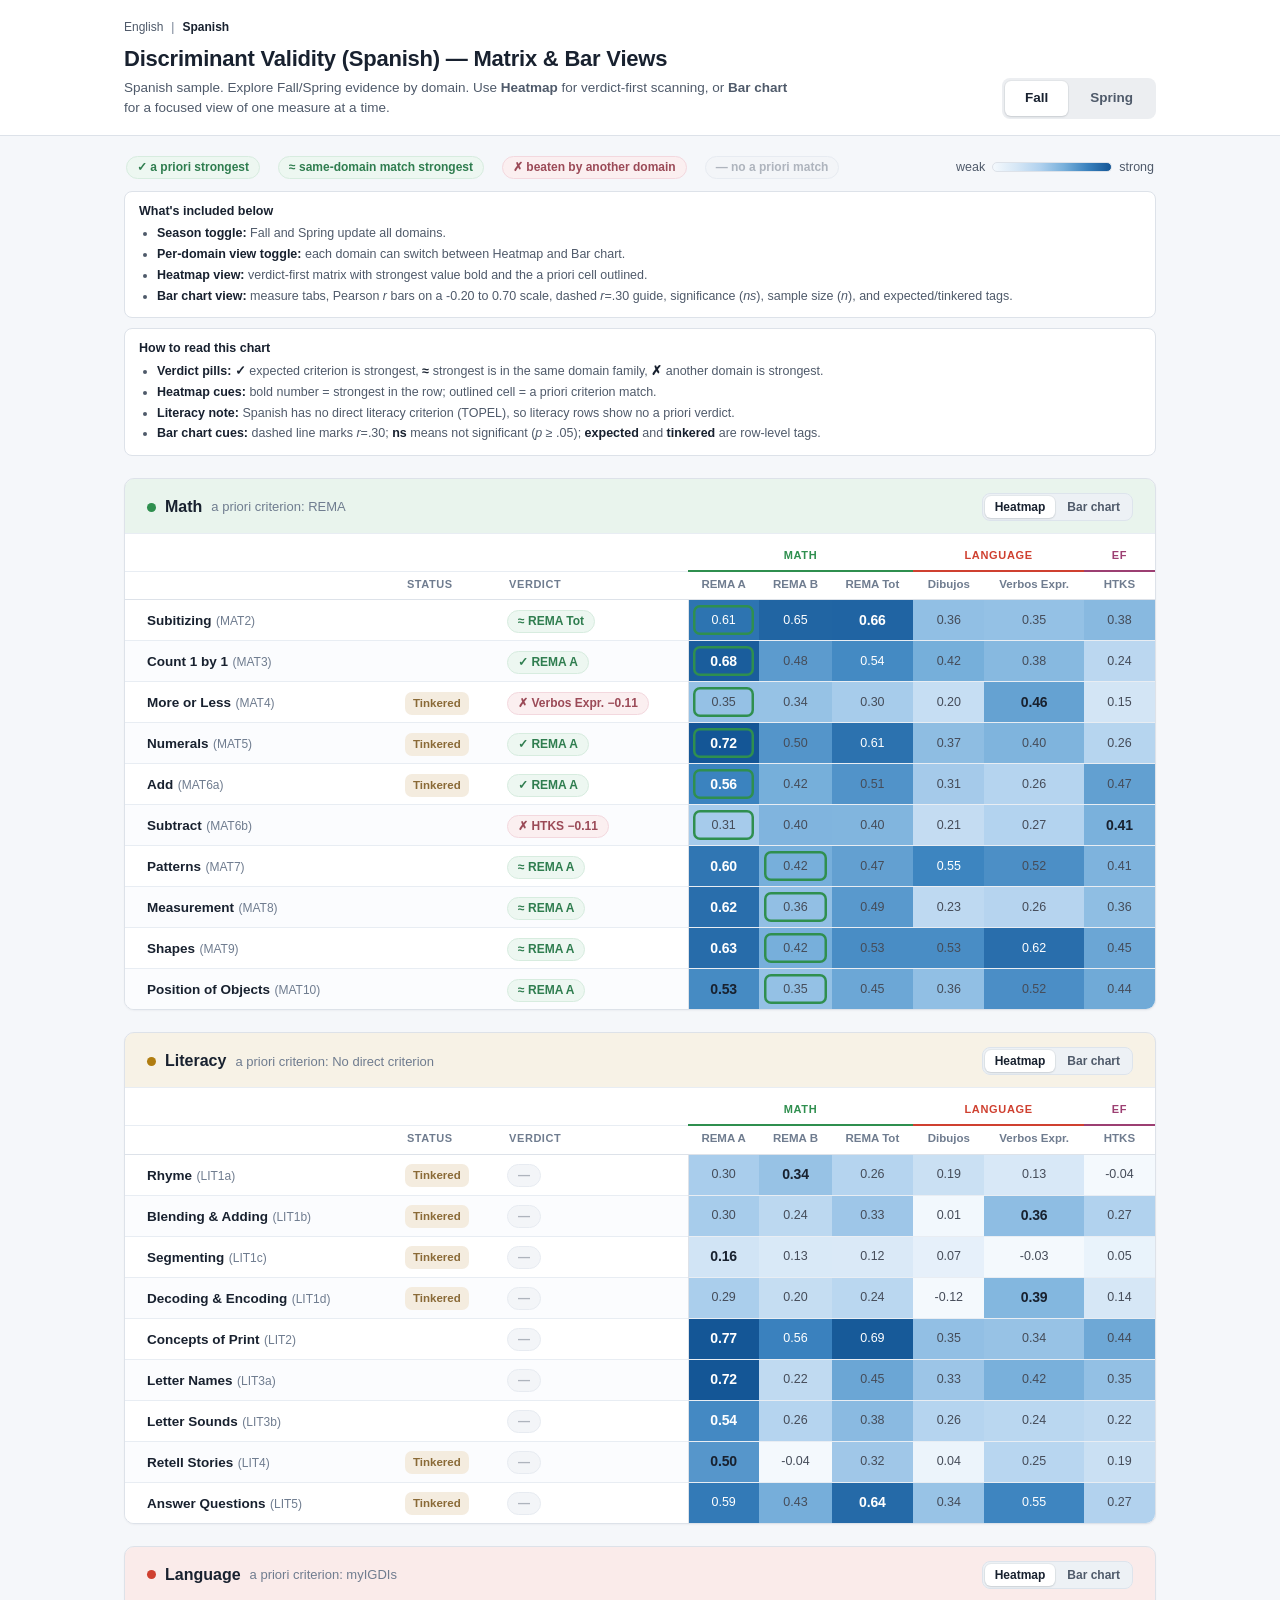
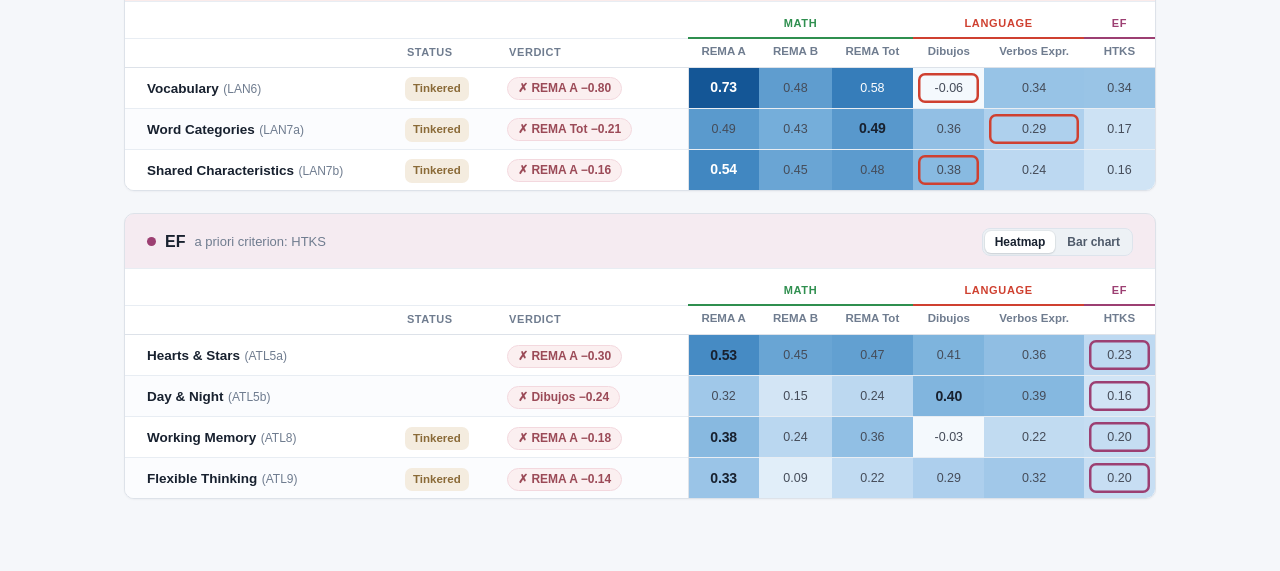
<file: heatmap/proto-a-calm-matrix-spa.html>
<!DOCTYPE html>
<html lang="en">
<head>
<meta charset="UTF-8" />
<meta name="viewport" content="width=device-width, initial-scale=1.0" />
<title>Discriminant Validity (Spanish) — Matrix & Bar Views</title>
<style>
  :root{
    --ink:#18212f; --soft:#4f5a6a; --faint:#6f7c8f; --line:#dde2e9; --line2:#e8edf3;
    --bg:#f5f7fa; --card:#fff;
    --pass:#3f8f5f; --near:#4256b0; --fail:#c2683a; --none:#aeb4bd;
    --sticky-lead:245px; --sticky-status:92px; --head-row-1:34px;
  }
  *{box-sizing:border-box}
  body{margin:0;background:var(--bg);color:var(--ink);
    font-family:ui-sans-serif,-apple-system,BlinkMacSystemFont,"Segoe UI",Roboto,Helvetica,Arial,sans-serif;
    font-feature-settings:"tnum" 1;line-height:1.5;-webkit-font-smoothing:antialiased}
  .wrap{max-width:1080px;margin:0 auto;padding:0 24px 72px}
  header.bar{position:sticky;top:0;z-index:30;background:rgba(255,255,255,.94);backdrop-filter:blur(8px);border-bottom:1px solid var(--line)}
  .bar-in{max-width:1080px;margin:0 auto;padding:18px 24px 16px;display:flex;align-items:flex-end;justify-content:space-between;gap:20px;flex-wrap:wrap}
  h1{font-size:22px;font-weight:700;letter-spacing:-.01em;margin:0}
  .sub{font-size:13.5px;color:var(--soft);margin:3px 0 0;max-width:680px}
  .lang-links{display:flex;align-items:center;gap:8px;margin:0 0 6px;font-size:12px;color:var(--faint)}
  .lang-links a{color:var(--soft);text-decoration:none}
  .lang-links a:hover{color:var(--ink)}
  .lang-links a.active{color:var(--ink);font-weight:700}
  .seg{display:inline-flex;background:#eceef1;border-radius:8px;padding:3px;gap:2px}
  .seg button{appearance:none;border:0;cursor:pointer;font:inherit;font-size:13.5px;font-weight:600;color:var(--soft);padding:7px 20px;border-radius:6px;background:transparent;transition:all .15s}
  .seg button[aria-pressed="true"]{background:#fff;color:var(--ink);box-shadow:0 1px 2px rgba(20,32,46,.12),0 0 0 1px rgba(20,32,46,.04)}

  .legend{display:flex;gap:18px;align-items:center;flex-wrap:wrap;font-size:12.5px;color:var(--soft);margin:20px 2px 0}
  .lg{display:inline-flex;align-items:center;gap:7px}
  .overview{margin-top:12px;background:#fff;border:1px solid var(--line);border-radius:8px;padding:10px 14px}
  .ov-head{margin:0 0 4px;font-size:12.5px;font-weight:700;color:var(--ink)}
  .ov-list{margin:0;padding-left:18px;color:var(--soft);font-size:12.5px;line-height:1.5}
  .ov-list li{margin:2px 0}
  .ov-list b{color:var(--ink);font-weight:650}
  .howto{margin-top:10px;background:#fff;border:1px solid var(--line);border-radius:8px;padding:10px 14px}
  .howto-head{margin:0 0 4px;font-size:12.5px;font-weight:700;color:var(--ink)}
  .howto-list{margin:0;padding-left:18px;color:var(--soft);font-size:12.5px;line-height:1.5}
  .howto-list li{margin:2px 0}
  .howto-list b{color:var(--ink);font-weight:650}

  .pill{display:inline-flex;align-items:center;gap:6px;font-size:12px;font-weight:640;padding:3px 10px;border-radius:999px;white-space:nowrap;line-height:1.25}
  .pill.none{background:#f3f5f8;color:var(--none);border:1px solid #e7ebf1}
  .pill.verdict{border:1px solid transparent}
  .pill.verdict.pass{background:#edf7f1;color:#2f7d4f;border-color:#d7ecdf}
  .pill.verdict.near{background:#edf7f1;color:#2f7d4f;border-color:#d7ecdf}
  .pill.verdict.fail{background:#fbeff0;color:#9b4a57;border-color:#f3d8de}
  .chip{display:inline-flex;align-items:center;font-size:11.5px;font-weight:620;padding:3px 8px;border-radius:7px;white-space:nowrap}
  .chip.tink{background:#f4ecdf;color:#8a6a37}
  .ramp{width:120px;height:10px;border-radius:5px;border:1px solid var(--line);
    background:linear-gradient(90deg,#f4f9fd,#d6e7f6,#b0d1ee,#78b0db,#3a82be,#145696)}

  .card{background:var(--card);border:1px solid var(--line);border-radius:10px;box-shadow:0 1px 2px rgba(20,32,46,.04);margin-top:22px;overflow:hidden}
  .chead{padding:14px 22px 12px;display:flex;align-items:center;justify-content:space-between;gap:12px;border-bottom:1px solid var(--line2);background:var(--chead-bg,#f8fafc)}
  .chead-left{display:flex;align-items:center;gap:9px;min-width:0}
  .cdot{width:9px;height:9px;border-radius:50%;flex:none}
  .chead h2{font-size:16px;font-weight:680;margin:0}
  .chead .crit{font-size:13px;color:var(--faint)}
  .viewseg{display:inline-flex;background:#edf1f5;border:1px solid #dde4ec;border-radius:8px;padding:2px;gap:2px}
  .viewseg button{appearance:none;border:0;background:transparent;color:var(--soft);font:inherit;font-size:12px;font-weight:620;padding:5px 10px;border-radius:6px;cursor:pointer;line-height:1}
  .viewseg button[aria-pressed="true"]{background:#fff;color:var(--ink);box-shadow:0 1px 2px rgba(20,32,46,.12),0 0 0 1px rgba(20,32,46,.04)}
  .scroll{overflow:auto}
  table{border-collapse:separate;border-spacing:0;width:100%}
  thead tr:first-child th{position:sticky;top:0;z-index:8;background:var(--card)}
  thead tr:last-child th{position:sticky;top:var(--head-row-1);z-index:8;background:var(--card)}
  th.grp{font-size:11px;font-weight:700;letter-spacing:.06em;text-transform:uppercase;color:var(--faint);text-align:center;padding:13px 6px 6px}
  th.meas{font-size:11.5px;font-weight:650;color:var(--faint);text-align:center;padding:6px 10px 8px;white-space:nowrap;border-bottom:1px solid var(--line);vertical-align:bottom;line-height:1.2}
  th.lead,td.lead{text-align:left;padding:0 14px 0 22px;white-space:nowrap;border-bottom:1px solid var(--line2)}
  th.vlead,td.vcell,th.slead,td.scell{text-align:left;padding:0 8px;white-space:nowrap;border-bottom:1px solid var(--line2)}
  th.lead,td.lead{min-width:var(--sticky-lead);position:sticky;left:0;z-index:6;background:var(--card)}
  th.slead,td.scell{min-width:var(--sticky-status);position:sticky;left:var(--sticky-lead);z-index:6;background:var(--card)}
  th.vlead,td.vcell{min-width:170px;position:sticky;left:calc(var(--sticky-lead) + var(--sticky-status));z-index:6;background:var(--card);box-shadow:1px 0 0 var(--line)}
  thead th.lead,thead th.slead,thead th.vlead{z-index:10}
  .nm{font-size:13.5px;font-weight:640}
  .code{color:var(--faint);font-weight:500;font-size:12px}
  td.cell{text-align:center;font-size:12.5px;font-variant-numeric:tabular-nums;height:38px;border-bottom:1px solid var(--line2);color:var(--soft);min-width:64px;transition:filter .12s}
  td.cell .v{display:flex;align-items:center;justify-content:center;height:38px;font-weight:540}
  td.ap .v{box-shadow:inset 0 0 0 2.5px var(--apc,#27314a);border-radius:7px;margin:4px;height:30px}
  td.max .v{font-weight:850;font-size:14px;letter-spacing:-.01em}
  tbody tr:nth-child(even) td.lead,tbody tr:nth-child(even) td.scell,tbody tr:nth-child(even) td.vcell{background:#fbfcfe}
  tbody tr:hover td.lead,tbody tr:hover td.scell,tbody tr:hover td.vcell{background:#f2f7fd}
  tbody tr:hover td.cell{filter:brightness(1.045)}
  tbody tr:last-child td,tbody tr:last-child th{border-bottom:0}

  .bars{padding:14px 22px 16px}
  .mseg{display:flex;gap:8px;flex-wrap:wrap;margin:0 0 10px}
  .mseg button{appearance:none;border:1px solid var(--line);background:#fff;color:var(--soft);font:inherit;font-size:12px;font-weight:650;padding:5px 10px;border-radius:7px;cursor:pointer;line-height:1.25}
  .mseg button[aria-pressed="true"]{background:var(--mbg,#eef7f0);color:var(--mink,#2f7d4f);border-color:var(--mbd,#b9d9c3)}
  .bar-note{font-size:12.5px;color:var(--soft);margin:0 0 12px;line-height:1.45}
  .bar-note b{color:var(--ink)}
  .mag-legend{display:flex;align-items:center;gap:14px;flex-wrap:wrap;margin:0 0 10px}
  .mag-item{display:inline-flex;align-items:center;gap:6px;font-size:11.5px;color:var(--soft)}
  .mag-swatch{width:28px;height:12px;border-radius:4px;border:1px solid #dbe2ea}
  .bars-head{display:grid;grid-template-columns:minmax(220px,1fr) minmax(350px,2fr);gap:16px;padding:6px 0 8px;border-top:1px solid var(--line2);border-bottom:1px solid var(--line2)}
  .bars-head span{font-size:11px;font-weight:700;color:var(--faint);letter-spacing:.05em;text-transform:uppercase}
  .bar-row{display:grid;grid-template-columns:minmax(220px,1fr) minmax(350px,2fr);gap:16px;align-items:center;padding:8px 0;border-bottom:1px solid var(--line2)}
  .bar-lab{display:flex;align-items:center;gap:8px;min-width:0}
  .bar-lab-name{font-size:13px;font-weight:620;color:var(--ink);white-space:nowrap;overflow:hidden;text-overflow:ellipsis}
  .bar-main{display:flex;align-items:center;gap:10px;min-width:0}
  .bar-track{position:relative;flex:1;min-width:260px;height:28px;background:#f2f4f7;border:1px solid #e7ebf1;border-radius:6px;overflow:hidden}
  .bar-zero{position:absolute;top:0;bottom:0;width:2px;background:#0f1622;opacity:.9}
  .bar-thresh{position:absolute;top:0;bottom:0;width:2px;border-left:2px dashed #254c86;opacity:.35}
  .bar-fill{position:absolute;top:0;bottom:0;border-radius:6px}
  .bar-val{width:44px;text-align:right;font-size:13px;font-weight:700;color:var(--ink);font-variant-numeric:tabular-nums;flex:none}
  .bar-sig{width:32px;display:flex;justify-content:center;flex:none}
  .bar-n{width:52px;text-align:right;font-size:11px;color:var(--faint);font-variant-numeric:tabular-nums;flex:none}
  .bar-exp{display:flex;align-items:center;justify-content:flex-start;min-width:80px;flex:none}
  .chip.exp{background:#edf7f1;color:#2f7d4f;border:1px solid #d7ecdf;font-size:10px;font-weight:700;padding:1px 7px;border-radius:6px;letter-spacing:.03em;text-transform:lowercase}
  .chip.nsbar{background:#fef3c7;color:#a16207;border:1px solid #f7dfa5;font-size:10px;font-weight:700;padding:1px 6px;border-radius:6px;letter-spacing:.03em;text-transform:lowercase}
  .chip.tinkbar{background:#f4ecdf;color:#8a6a37;border:1px solid #eadcc8;font-size:10px;font-weight:700;padding:1px 7px;border-radius:6px;letter-spacing:.03em;text-transform:lowercase}
</style>
</head>
<body>
<header class="bar">
  <div class="bar-in">
    <div>
      <nav class="lang-links" aria-label="Language pages">
        <a href="./proto-a-calm-matrix.html">English</a>
        <span aria-hidden="true">|</span>
        <a class="active" href="./proto-a-calm-matrix-spa.html">Spanish</a>
      </nav>
      <h1>Discriminant Validity (Spanish) — Matrix & Bar Views</h1>
      <p class="sub">Spanish sample. Explore Fall/Spring evidence by domain. Use <b>Heatmap</b> for verdict-first scanning, or <b>Bar chart</b> for a focused view of one measure at a time.</p>
    </div>
    <div class="seg" role="group" aria-label="Season">
      <button id="s-Fall" aria-pressed="true">Fall</button>
      <button id="s-Spring" aria-pressed="false">Spring</button>
    </div>
  </div>
</header>
<div class="wrap">
  <div class="legend" aria-label="Verdict and strength legend">
    <span class="lg"><span class="pill verdict pass">✓ a priori strongest</span></span>
    <span class="lg"><span class="pill verdict near">≈ same-domain match strongest</span></span>
    <span class="lg"><span class="pill verdict fail">✗ beaten by another domain</span></span>
    <span class="lg"><span class="pill none">— no a priori match</span></span>
    <span class="lg" style="margin-left:auto">weak <span class="ramp"></span> strong</span>
  </div>
  <section class="overview" aria-label="Included below">
    <p class="ov-head">What's included below</p>
    <ul class="ov-list">
      <li><b>Season toggle:</b> Fall and Spring update all domains.</li>
      <li><b>Per-domain view toggle:</b> each domain can switch between Heatmap and Bar chart.</li>
      <li><b>Heatmap view:</b> verdict-first matrix with strongest value bold and the a priori cell outlined.</li>
      <li><b>Bar chart view:</b> measure tabs, Pearson <i>r</i> bars on a -0.20 to 0.70 scale, dashed <i>r</i>=.30 guide, significance (<i>ns</i>), sample size (<i>n</i>), and expected/tinkered tags.</li>
    </ul>
  </section>
  <section class="howto" aria-label="How to read this chart">
    <p class="howto-head">How to read this chart</p>
    <ul class="howto-list">
      <li><b>Verdict pills:</b> <b>✓</b> expected criterion is strongest, <b>≈</b> strongest is in the same domain family, <b>✗</b> another domain is strongest.</li>
      <li><b>Heatmap cues:</b> bold number = strongest in the row; outlined cell = a priori criterion match.</li>
      <li><b>Literacy note:</b> Spanish has no direct literacy criterion (TOPEL), so literacy rows show no a priori verdict.</li>
      <li><b>Bar chart cues:</b> dashed line marks <i>r</i>=.30; <b>ns</b> means not significant (<i>p</i> ≥ .05); <b>expected</b> and <b>tinkered</b> are row-level tags.</li>
    </ul>
  </section>
  <div id="mount"></div>
</div>

<script src="../data.js"></script>
<script>
const SPA_DATA=(window.VALIDITY_DATA&&window.VALIDITY_DATA.SPA)||{Fall:[],Spring:[]};
const P={
  DATA:SPA_DATA,
  MEASURES:[
    { key:"rema_a_irt", label:"REMA A", group:"MAT" },
    { key:"rema_b_irt", label:"REMA B", group:"MAT" },
    { key:"rema_tot_irt", label:"REMA Tot", group:"MAT" },
    { key:"igdis_Dibujos_score", label:"Dibujos", group:"LAN" },
    { key:"igdis_Verbos_ Expressivos_score", label:"Verbos Expr.", group:"LAN" },
    { key:"htks_score", label:"HTKS", group:"ATL" },
  ],
  COL_GROUPS:[
    { key:"MAT", label:"Math", count:3 },
    { key:"LAN", label:"Language", count:2 },
    { key:"ATL", label:"EF", count:1 },
  ],
  COLORS:{ MAT:"#2f8f4f", LIT:"#b07d10", LAN:"#cf4030", ATL:"#9c3f72" },
  FROZE:new Set(["ATL5a","ATL5b","MAT2","MAT3","MAT6b","MAT7","MAT8","MAT9","MAT10","LIT2","LIT3a","LIT3b"]),
  DOMAINS:[
    { key:"MAT", label:"Math", criterion:"REMA", scales:["MAT2","MAT3","MAT4","MAT5","MAT6a","MAT6b","MAT7","MAT8","MAT9","MAT10"] },
    { key:"LIT", label:"Literacy", criterion:"No direct criterion", scales:["LIT1a","LIT1b","LIT1c","LIT1d","LIT2","LIT3a","LIT3b","LIT4","LIT5"] },
    { key:"LAN", label:"Language", criterion:"myIGDIs", scales:["LAN6","LAN7a","LAN7b"] },
    { key:"ATL", label:"EF", criterion:"HTKS", scales:["ATL5a","ATL5b","ATL8","ATL9"] },
  ],
  NAMES:{
    ATL5a:"Hearts & Stars", ATL5b:"Day & Night", ATL8:"Working Memory", ATL9:"Flexible Thinking",
    LAN6:"Vocabulary", LAN7a:"Word Categories", LAN7b:"Shared Characteristics",
    LIT1a:"Rhyme", LIT1b:"Blending & Adding", LIT1c:"Segmenting", LIT1d:"Decoding & Encoding",
    LIT2:"Concepts of Print", LIT3a:"Letter Names", LIT3b:"Letter Sounds", LIT4:"Retell Stories", LIT5:"Answer Questions",
    MAT2:"Subitizing", MAT3:"Count 1 by 1", MAT4:"More or Less", MAT5:"Numerals", MAT6a:"Add", MAT6b:"Subtract",
    MAT7:"Patterns", MAT8:"Measurement", MAT9:"Shapes", MAT10:"Position of Objects",
  },
  APRIORI:{
    MAT2:"rema_a_irt", MAT3:"rema_a_irt", MAT4:"rema_a_irt", MAT5:"rema_a_irt", MAT6a:"rema_a_irt", MAT6b:"rema_a_irt",
    MAT7:"rema_b_irt", MAT8:"rema_b_irt", MAT9:"rema_b_irt", MAT10:"rema_b_irt",
    LAN6:"igdis_Dibujos_score", LAN7a:"igdis_Verbos_ Expressivos_score", LAN7b:"igdis_Dibujos_score",
    ATL5a:"htks_score", ATL5b:"htks_score", ATL8:"htks_score", ATL9:"htks_score",
  }
};
P.labelFor={}; P.MEASURES.forEach((m)=>{P.labelFor[m.key]=m.label;});
P.rowByVar=(season,v)=>P.DATA[season].find((d)=>d.variable===v);
P.verdict=(season,v)=>{
  const row=P.rowByVar(season,v);
  const ap=P.APRIORI[v];
  if(!ap||!row) return { kind:"none", row };
  const apMeasure=P.MEASURES.find((m)=>m.key===ap);
  const apGroup=apMeasure?apMeasure.group:null;
  const apR=row[ap];
  let best=P.MEASURES[0], bestOther=null;
  P.MEASURES.forEach((m)=>{
    if(row[m.key]>row[best.key]) best=m;
    if(m.key!==ap&&(bestOther===null||row[m.key]>row[bestOther.key])) bestOther=m;
  });
  const gap=apR-row[bestOther.key];
  let kind;
  if(gap>=-0.0001) kind="pass";
  else if(best.group===apGroup) kind="near";
  else kind="fail";
  return { kind, row, apKey:ap, apGroup, apR, gap, best, beatenBy:bestOther, beatenR:row[bestOther.key] };
};

const STOPS=[[244,249,253],[214,231,246],[176,209,238],[120,176,219],[58,130,190],[20,86,150]];
const MAX=0.70;
const BAR_MIN=-0.20;
const BAR_MAX=0.70;
const BAR_ZERO=((0-BAR_MIN)/(BAR_MAX-BAR_MIN))*100;
const BAR_THRESH=((0.30-BAR_MIN)/(BAR_MAX-BAR_MIN))*100;
const N_KEY_MAP={
  rema_a_irt:"rema_a_n", rema_b_irt:"rema_b_n", rema_tot_irt:"rema_tot_n",
  igdis_Dibujos_score:"igdis_d_n", "igdis_Verbos_ Expressivos_score":"igdis_ve_n",
  htks_score:"htks_n"
};
const P_KEY_MAP={
  rema_a_irt:"rema_a_p", rema_b_irt:"rema_b_p", rema_tot_irt:"rema_tot_p",
  igdis_Dibujos_score:"igdis_d_p", "igdis_Verbos_ Expressivos_score":"igdis_ve_p",
  htks_score:"htks_p"
};
const DOMAIN_MEASURE_KEYS={
  MAT:["rema_a_irt","rema_b_irt","rema_tot_irt"],
  LAN:["igdis_Dibujos_score","igdis_Verbos_ Expressivos_score"],
  ATL:["htks_score"],
  LIT:["rema_a_irt","rema_b_irt","rema_tot_irt","igdis_Dibujos_score","igdis_Verbos_ Expressivos_score","htks_score"],
};
const MEASURE_DESCRIPTIONS={
  rema_a_irt:"REMA-Short Part A: Number & Operations.",
  rema_b_irt:"REMA-Short Part B: Geometry/Patterning/Measurement.",
  rema_tot_irt:"REMA combined score (Part A + Part B).",
  igdis_Dibujos_score:"myIGDIs Dibujos.",
  "igdis_Verbos_ Expressivos_score":"myIGDIs Verbos Expresivos.",
  htks_score:"HTKS criterion for executive function."
};

function rgbAt(r){const t=Math.max(0,Math.min(r,MAX))/MAX;const x=t*(STOPS.length-1);const i=Math.min(Math.floor(x),STOPS.length-2);const f=x-i;const a=STOPS[i],b=STOPS[i+1];return a.map((v,k)=>Math.round(v+(b[k]-v)*f));}
function heat(r){const c=rgbAt(r);return `rgb(${c[0]},${c[1]},${c[2]})`;}
function lum(c){return (0.2126*c[0]+0.7152*c[1]+0.0722*c[2])/255;}
function textColor(r,strong){const L=lum(rgbAt(r));if(L<=0.5)return "#fff";return strong?"var(--ink)":"#454c59";}
function barPct(r){const clamped=Math.max(BAR_MIN,Math.min(BAR_MAX,r));return ((clamped-BAR_MIN)/(BAR_MAX-BAR_MIN))*100;}
function alpha(hex,a){if(/^#[0-9a-fA-F]{6}$/.test(hex))return `${hex}${a}`;return hex;}
function barFillColor(r,col){
  if(r<0) return "#d0d5dc";
  if(r>=0.50) return col;
  if(r>=0.30) return alpha(col,"b5");
  if(r>=0.10) return alpha(col,"78");
  return "#e5e7eb";
}
function rowByVarFull(season,v){
  const full=P.DATA[season]||null;
  return Array.isArray(full)?full.find((d)=>d.variable===v):null;
}

let season="Fall";
const viewByDomain={};
const barMeasureByDomain={};
function fmt(x){return (x>=0?"":"−")+Math.abs(x).toFixed(2);}
function domainMeasures(domain){
  const keys=DOMAIN_MEASURE_KEYS[domain.key]||P.MEASURES.map((m)=>m.key);
  return P.MEASURES.filter((m)=>keys.includes(m.key));
}
function selectedBarMeasure(domain){
  const keys=domainMeasures(domain).map((m)=>m.key);
  const cur=barMeasureByDomain[domain.key];
  const next=keys.includes(cur)?cur:keys[0];
  barMeasureByDomain[domain.key]=next;
  return next;
}
function barPanel(domain,col){
  const wrap=document.createElement("div");wrap.className="bars";
  const dm=domainMeasures(domain);
  const sel=selectedBarMeasure(domain);
  const selMeta=dm.find((m)=>m.key===sel)||dm[0];
  if(dm.length>1){
    const tabs=document.createElement("div");tabs.className="mseg";
    tabs.style.setProperty("--mbg",alpha(col,"14"));
    tabs.style.setProperty("--mink",col);
    tabs.style.setProperty("--mbd",alpha(col,"5c"));
    tabs.innerHTML=dm.map((m)=>`<button data-role="measure" data-domain="${domain.key}" data-measure="${m.key}" aria-pressed="${String(m.key===sel)}">${m.label}</button>`).join("");
    wrap.appendChild(tabs);
  }
  const note=document.createElement("p");note.className="bar-note";
  note.innerHTML=`<b>${selMeta.label}</b> — ${MEASURE_DESCRIPTIONS[selMeta.key]||"Correlation profile for this measure."}`;
  wrap.appendChild(note);
  const mag=document.createElement("div");mag.className="mag-legend";
  mag.innerHTML=
    `<span class="mag-item"><span class="mag-swatch" style="background:${col}"></span>Strong (r ≥ .50)</span>`+
    `<span class="mag-item"><span class="mag-swatch" style="background:${alpha(col,"b5")}"></span>Moderate (.30–.49)</span>`+
    `<span class="mag-item"><span class="mag-swatch" style="background:${alpha(col,"78")}"></span>Weak (.10–.29)</span>`;
  wrap.appendChild(mag);

  const head=document.createElement("div");head.className="bars-head";
  head.innerHTML=`<span>KAK Assessment Scale</span><span>Correlation with ${selMeta.label}</span>`;
  wrap.appendChild(head);

  domain.scales.forEach((v)=>{
    const baseRow=P.rowByVar(season,v);
    if(!baseRow)return;
    const fullRow=rowByVarFull(season,v)||baseRow;
    const r=baseRow[sel];
    const p=barPct(r);
    const start=r>=0?BAR_ZERO:p;
    const width=Math.max(0,Math.abs(p-BAR_ZERO));
    const pKey=P_KEY_MAP[sel];
    const pVal=(fullRow&&pKey in fullRow)?fullRow[pKey]:null;
    const isNs=(typeof pVal==="number"&&pVal>=0.05);
    const nKey=N_KEY_MAP[sel];
    const n=(fullRow&&nKey in fullRow)?fullRow[nKey]:null;
    const exp=P.APRIORI[v]===sel;
    const tink=!P.FROZE.has(v);
    const row=document.createElement("div");row.className="bar-row";
    row.innerHTML=
      `<div class="bar-lab"><span class="bar-lab-name">${P.NAMES[v]} <span class="code">(${v})</span></span>`+
        (tink?`<span class="chip tinkbar">tinkered</span>`:"")+
      `</div>`+
      `<div class="bar-main">`+
        `<div class="bar-track">`+
          `<div class="bar-zero" style="left:${BAR_ZERO}%"></div>`+
          `<div class="bar-thresh" style="left:${BAR_THRESH}%"></div>`+
          `<div class="bar-fill" style="left:${start}%;width:${width}%;background:${barFillColor(r,col)}"></div>`+
        `</div>`+
        `<span class="bar-val">${r.toFixed(2)}</span>`+
        `<span class="bar-sig">${isNs?`<span class="chip nsbar">ns</span>`:""}</span>`+
        `<span class="bar-n">${n===null?"":`n=${n}`}</span>`+
        `<span class="bar-exp">${exp?`<span class="chip exp">expected</span>`:""}</span>`+
      `</div>`;
    wrap.appendChild(row);
  });
  return wrap;
}

function card(domain){
  const col=P.COLORS[domain.key];
  const view=viewByDomain[domain.key]||"heatmap";
  const critLabel=domain.criterion||"No direct criterion";
  const el=document.createElement("section");el.className="card";
  el.innerHTML=`<div class="chead" style="--chead-bg:${col}1a"><div class="chead-left"><span class="cdot" style="background:${col}"></span><h2>${domain.label}</h2><span class="crit">a priori criterion: ${critLabel}</span></div><div class="viewseg" role="group" aria-label="${domain.label} view"><button data-role="view" data-domain="${domain.key}" data-view="heatmap" aria-pressed="${String(view==='heatmap')}">Heatmap</button><button data-role="view" data-domain="${domain.key}" data-view="bars" aria-pressed="${String(view==='bars')}">Bar chart</button></div></div>`;
  if(view==="bars"){
    el.appendChild(barPanel(domain,col));
    return el;
  }
  const scroll=document.createElement("div");scroll.className="scroll";
  const t=document.createElement("table");
  let g=`<tr><th class="lead"></th><th class="slead"></th><th class="vlead"></th>`;
  P.COL_GROUPS.forEach(c=>{const gc=P.COLORS[c.key];g+=`<th class="grp" colspan="${c.count}" style="color:${gc};border-bottom:2.5px solid ${gc}">${c.label}</th>`;});g+=`</tr>`;
  const hstyle=`border-bottom:1px solid var(--line);padding:6px 10px 8px;vertical-align:bottom;font-size:11px;color:var(--faint);text-transform:uppercase;letter-spacing:.05em;line-height:1.2`;
  let m=`<tr><th class="lead" style="border-bottom:1px solid var(--line)"></th><th class="slead" style="${hstyle}">Status</th><th class="vlead" style="${hstyle}">Verdict</th>`;
  P.MEASURES.forEach(me=>m+=`<th class="meas">${me.label}</th>`);m+=`</tr>`;
  const body=document.createElement("tbody");
  domain.scales.forEach(v=>{
    const vd=P.verdict(season,v);const row=vd.row;
    const tr=document.createElement("tr");
    let pill;
    if(vd.kind==="none"){
      pill=`<span class="pill none">—</span>`;
    } else {
      const sym=vd.kind==="pass"?"✓":vd.kind==="near"?"≈":"✗";
      const lbl=vd.kind==="fail"?`${P.labelFor[vd.best.key]} ${fmt(vd.gap)}`:P.labelFor[vd.best.key];
      pill=`<span class="pill verdict ${vd.kind}">${sym} ${lbl}</span>`;
    }
    const maxR=Math.max(...P.MEASURES.map(m=>row[m.key]));
    let cells="";
    P.MEASURES.forEach(me=>{
      const r=row[me.key];const isAp=P.APRIORI[v]===me.key;const isMax=r===maxR;
      const style=`background:${heat(r)};${isAp?`--apc:${col};`:''}`;
      const cls="cell"+(isAp?" ap":"")+(isMax?" max":"");
      const vstyle=`color:${textColor(r,isMax)}`;
      cells+=`<td class="${cls}" style="${style}" title="${P.NAMES[v]} × ${me.label}: r=${r.toFixed(2)}"><div class="v" style="${vstyle}">${r.toFixed(2)}</div></td>`;
    });
    const status=P.FROZE.has(v)?``:`<span class="chip tink">Tinkered</span>`;
    tr.innerHTML=`<td class="lead"><span class="nm">${P.NAMES[v]}</span> <span class="code">(${v})</span></td><td class="scell">${status}</td><td class="vcell">${pill}</td>${cells}`;
    body.appendChild(tr);
  });
  t.innerHTML=`<thead>${g}${m}</thead>`;t.appendChild(body);scroll.appendChild(t);el.appendChild(scroll);
  return el;
}
function render(){
  const mount=document.getElementById("mount");mount.innerHTML="";
  P.DOMAINS.forEach(d=>mount.appendChild(card(d)));
  document.getElementById("s-Fall").setAttribute("aria-pressed",String(season==="Fall"));
  document.getElementById("s-Spring").setAttribute("aria-pressed",String(season==="Spring"));
  document.querySelectorAll('button[data-role="view"]').forEach((btn)=>{
    btn.onclick=()=>{viewByDomain[btn.dataset.domain]=btn.dataset.view;render();};
  });
  document.querySelectorAll('button[data-role="measure"]').forEach((btn)=>{
    btn.onclick=()=>{barMeasureByDomain[btn.dataset.domain]=btn.dataset.measure;render();};
  });
}
document.getElementById("s-Fall").onclick=()=>{season="Fall";render();};
document.getElementById("s-Spring").onclick=()=>{season="Spring";render();};
render();
</script>
</body>
</html>
</file>
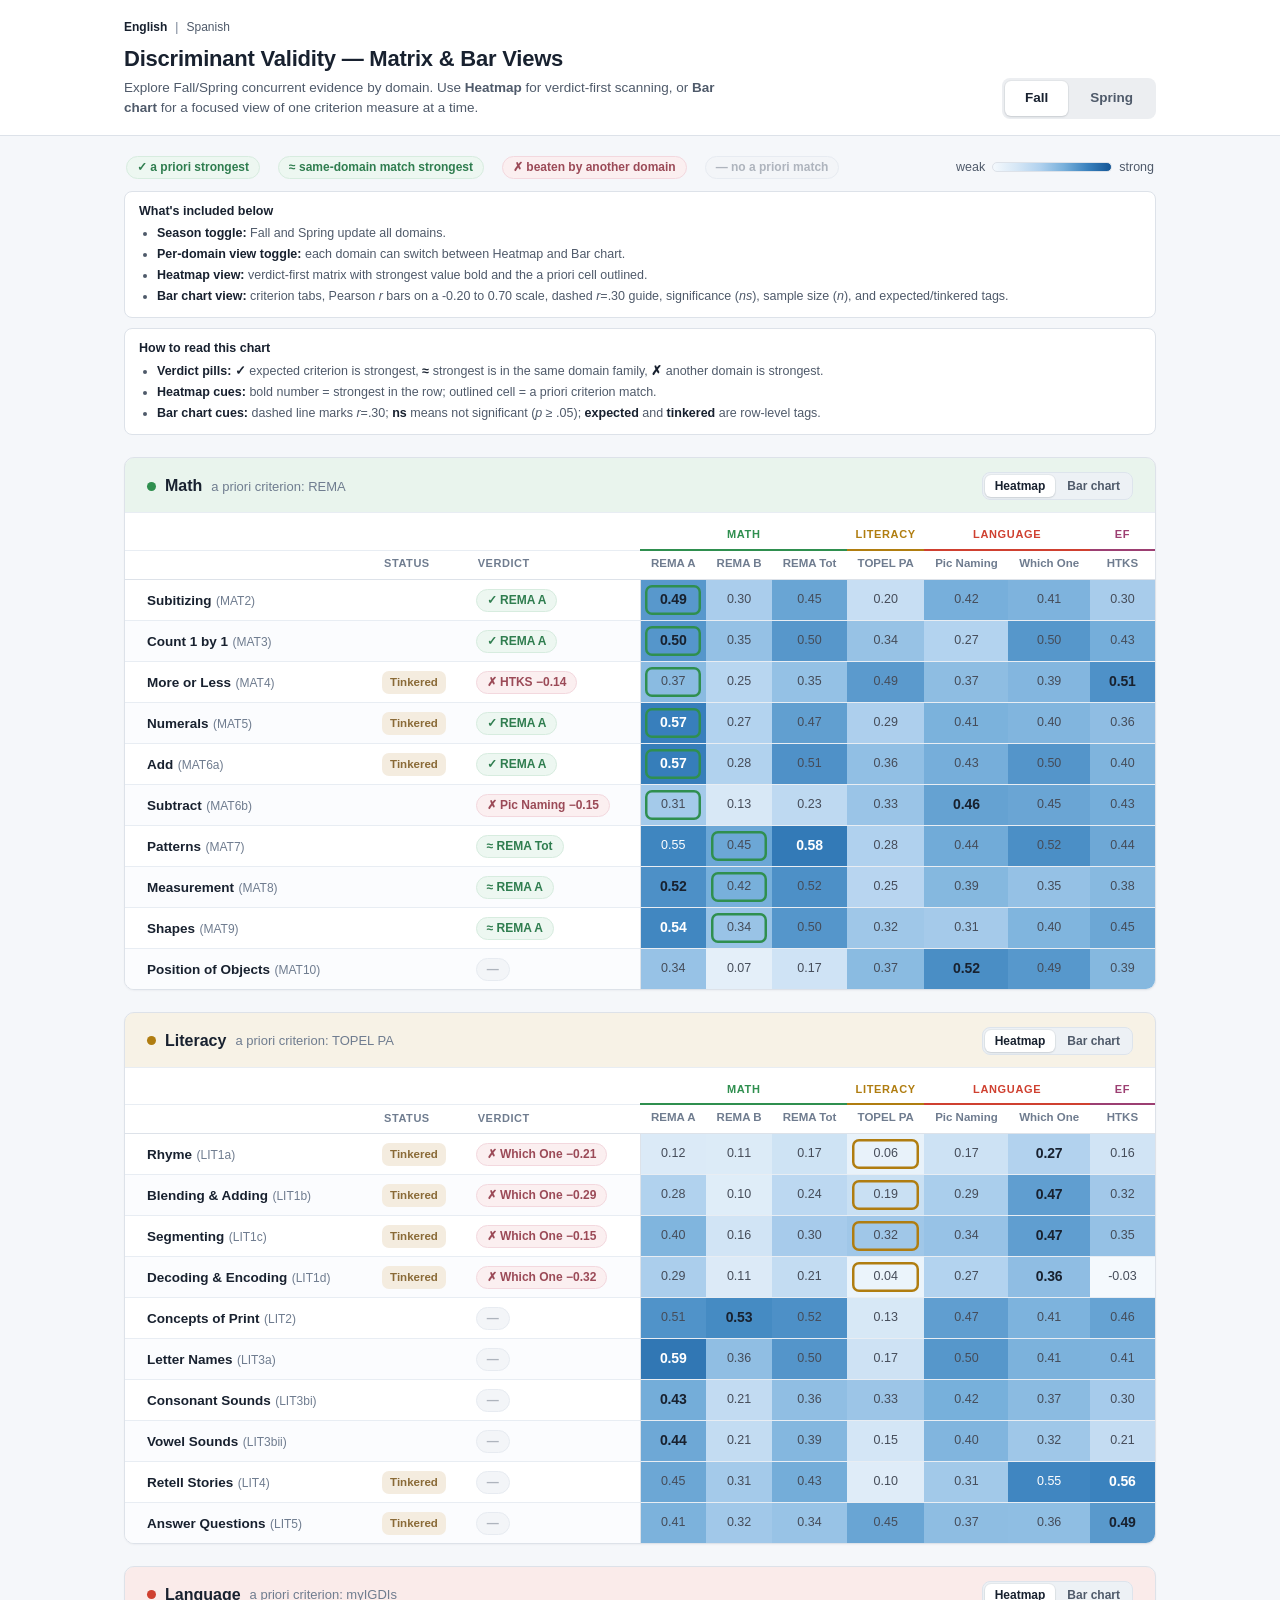
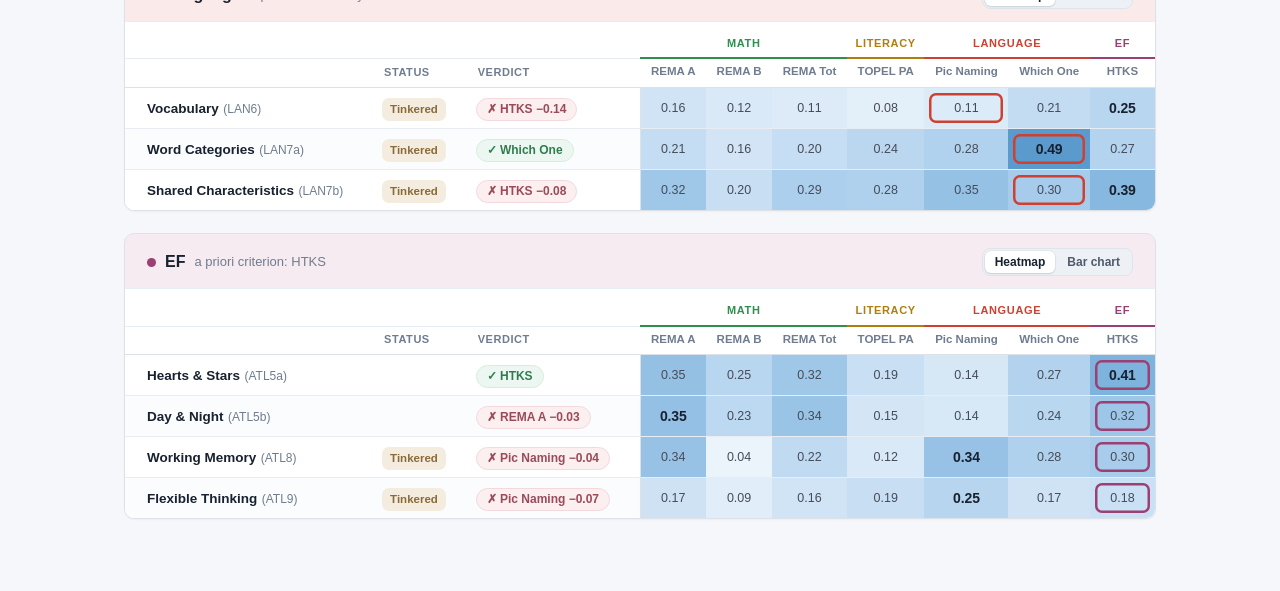
<file: heatmap/proto-a-calm-matrix.html>
<!DOCTYPE html>
<html lang="en">
<head>
<meta charset="UTF-8" />
<meta name="viewport" content="width=device-width, initial-scale=1.0" />
<title>Discriminant Validity — Matrix & Bar Views</title>
<style>
  :root{
    --ink:#18212f; --soft:#4f5a6a; --faint:#6f7c8f; --line:#dde2e9; --line2:#e8edf3;
    --bg:#f5f7fa; --card:#fff;
    --pass:#3f8f5f; --near:#4256b0; --fail:#c2683a; --none:#aeb4bd;
    --sticky-lead:245px; --sticky-status:92px; --head-row-1:34px;
  }
  *{box-sizing:border-box}
  body{margin:0;background:var(--bg);color:var(--ink);
    font-family:ui-sans-serif,-apple-system,BlinkMacSystemFont,"Segoe UI",Roboto,Helvetica,Arial,sans-serif;
    font-feature-settings:"tnum" 1;line-height:1.5;-webkit-font-smoothing:antialiased}
  .wrap{max-width:1080px;margin:0 auto;padding:0 24px 72px}
  header.bar{position:sticky;top:0;z-index:30;background:rgba(255,255,255,.94);backdrop-filter:blur(8px);border-bottom:1px solid var(--line)}
  .bar-in{max-width:1080px;margin:0 auto;padding:18px 24px 16px;display:flex;align-items:flex-end;justify-content:space-between;gap:20px;flex-wrap:wrap}
  h1{font-size:22px;font-weight:700;letter-spacing:-.01em;margin:0}
  .sub{font-size:13.5px;color:var(--soft);margin:3px 0 0;max-width:600px}
  .lang-links{display:flex;align-items:center;gap:8px;margin:0 0 6px;font-size:12px;color:var(--faint)}
  .lang-links a{color:var(--soft);text-decoration:none}
  .lang-links a:hover{color:var(--ink)}
  .lang-links a.active{color:var(--ink);font-weight:700}
  .seg{display:inline-flex;background:#eceef1;border-radius:8px;padding:3px;gap:2px}
  .seg button{appearance:none;border:0;cursor:pointer;font:inherit;font-size:13.5px;font-weight:600;color:var(--soft);padding:7px 20px;border-radius:6px;background:transparent;transition:all .15s}
  .seg button[aria-pressed="true"]{background:#fff;color:var(--ink);box-shadow:0 1px 2px rgba(20,32,46,.12),0 0 0 1px rgba(20,32,46,.04)}

  .legend{display:flex;gap:18px;align-items:center;flex-wrap:wrap;font-size:12.5px;color:var(--soft);margin:20px 2px 0}
  .lg{display:inline-flex;align-items:center;gap:7px}
  .overview{margin-top:12px;background:#fff;border:1px solid var(--line);border-radius:8px;padding:10px 14px}
  .ov-head{margin:0 0 4px;font-size:12.5px;font-weight:700;color:var(--ink)}
  .ov-list{margin:0;padding-left:18px;color:var(--soft);font-size:12.5px;line-height:1.5}
  .ov-list li{margin:2px 0}
  .ov-list b{color:var(--ink);font-weight:650}
  .howto{margin-top:10px;background:#fff;border:1px solid var(--line);border-radius:8px;padding:10px 14px}
  .howto-head{margin:0 0 4px;font-size:12.5px;font-weight:700;color:var(--ink)}
  .howto-list{margin:0;padding-left:18px;color:var(--soft);font-size:12.5px;line-height:1.5}
  .howto-list li{margin:2px 0}
  .howto-list b{color:var(--ink);font-weight:650}
  .pill{display:inline-flex;align-items:center;gap:6px;font-size:12px;font-weight:640;padding:3px 10px;border-radius:999px;white-space:nowrap;line-height:1.25}
  .pill.neut{background:#f1f4f8;color:#516072;border:1px solid #e2e7ee}
  .pill.none{background:#f3f5f8;color:var(--none);border:1px solid #e7ebf1}
  .pill.verdict{border:1px solid transparent}
  .pill.verdict.pass{background:#edf7f1;color:#2f7d4f;border-color:#d7ecdf}
  .pill.verdict.near{background:#edf7f1;color:#2f7d4f;border-color:#d7ecdf}
  .pill.verdict.fail{background:#fbeff0;color:#9b4a57;border-color:#f3d8de}
  .chip{display:inline-flex;align-items:center;font-size:11.5px;font-weight:620;padding:3px 8px;border-radius:7px;white-space:nowrap}
  .chip.tink{background:#f4ecdf;color:#8a6a37}
  .ramp{width:120px;height:10px;border-radius:5px;border:1px solid var(--line);
    background:linear-gradient(90deg,#f4f9fd,#d6e7f6,#b0d1ee,#78b0db,#3a82be,#145696)}

  .card{background:var(--card);border:1px solid var(--line);border-radius:10px;box-shadow:0 1px 2px rgba(20,32,46,.04);margin-top:22px;overflow:hidden}
  .chead{padding:14px 22px 12px;display:flex;align-items:center;justify-content:space-between;gap:12px;border-bottom:1px solid var(--line2);background:var(--chead-bg,#f8fafc)}
  .chead-left{display:flex;align-items:center;gap:9px;min-width:0}
  .cdot{width:9px;height:9px;border-radius:50%;flex:none}
  .chead h2{font-size:16px;font-weight:680;margin:0}
  .chead .crit{font-size:13px;color:var(--faint)}
  .viewseg{display:inline-flex;background:#edf1f5;border:1px solid #dde4ec;border-radius:8px;padding:2px;gap:2px}
  .viewseg button{appearance:none;border:0;background:transparent;color:var(--soft);font:inherit;font-size:12px;font-weight:620;padding:5px 10px;border-radius:6px;cursor:pointer;line-height:1}
  .viewseg button[aria-pressed="true"]{background:#fff;color:var(--ink);box-shadow:0 1px 2px rgba(20,32,46,.12),0 0 0 1px rgba(20,32,46,.04)}
  .scroll{overflow:auto}
  table{border-collapse:separate;border-spacing:0;width:100%}
  thead tr:first-child th{position:sticky;top:0;z-index:8;background:var(--card)}
  thead tr:last-child th{position:sticky;top:var(--head-row-1);z-index:8;background:var(--card)}
  th.grp{font-size:11px;font-weight:700;letter-spacing:.06em;text-transform:uppercase;color:var(--faint);text-align:center;padding:13px 6px 6px}
  th.meas{font-size:11.5px;font-weight:650;color:var(--faint);text-align:center;padding:6px 10px 8px;white-space:nowrap;border-bottom:1px solid var(--line);vertical-align:bottom;line-height:1.2}
  th.lead,td.lead{text-align:left;padding:0 14px 0 22px;white-space:nowrap;border-bottom:1px solid var(--line2)}
  th.vlead,td.vcell,th.slead,td.scell{text-align:left;padding:0 8px;white-space:nowrap;border-bottom:1px solid var(--line2)}
  th.lead,td.lead{min-width:var(--sticky-lead);position:sticky;left:0;z-index:6;background:var(--card)}
  th.slead,td.scell{min-width:var(--sticky-status);position:sticky;left:var(--sticky-lead);z-index:6;background:var(--card)}
  th.vlead,td.vcell{min-width:170px;position:sticky;left:calc(var(--sticky-lead) + var(--sticky-status));z-index:6;background:var(--card);box-shadow:1px 0 0 var(--line)}
  thead th.lead,thead th.slead,thead th.vlead{z-index:10}
  .nm{font-size:13.5px;font-weight:640}
  .code{color:var(--faint);font-weight:500;font-size:12px}
  td.cell{text-align:center;font-size:12.5px;font-variant-numeric:tabular-nums;height:38px;border-bottom:1px solid var(--line2);color:var(--soft);min-width:64px;transition:filter .12s}
  td.cell.dim{color:var(--faint)}
  td.cell .v{display:flex;align-items:center;justify-content:center;height:38px;font-weight:540}
  td.ap .v{box-shadow:inset 0 0 0 2.5px var(--apc,#27314a);border-radius:7px;margin:4px;height:30px}
  td.max .v{font-weight:850;font-size:14px;letter-spacing:-.01em}
  tbody tr:nth-child(even) td.lead,tbody tr:nth-child(even) td.scell,tbody tr:nth-child(even) td.vcell{background:#fbfcfe}
  tbody tr:hover td.lead,tbody tr:hover td.scell,tbody tr:hover td.vcell{background:#f2f7fd}
  tbody tr:hover td.cell{filter:brightness(1.045)}
  tbody tr:last-child td,tbody tr:last-child th{border-bottom:0}
  .tag{display:inline-block;font-size:9px;font-weight:700;letter-spacing:.06em;text-transform:uppercase;color:#fff;background:#cfd683;background:#b9c24d;border-radius:3px;padding:1px 5px;vertical-align:1px;margin-left:2px}

  .bars{padding:14px 22px 16px}
  .mseg{display:flex;gap:8px;flex-wrap:wrap;margin:0 0 10px}
  .mseg button{appearance:none;border:1px solid var(--line);background:#fff;color:var(--soft);font:inherit;font-size:12px;font-weight:650;padding:5px 10px;border-radius:7px;cursor:pointer;line-height:1.25}
  .mseg button[aria-pressed="true"]{background:var(--mbg,#eef7f0);color:var(--mink,#2f7d4f);border-color:var(--mbd,#b9d9c3)}
  .bar-note{font-size:12.5px;color:var(--soft);margin:0 0 12px;line-height:1.45}
  .bar-note b{color:var(--ink)}
  .mag-legend{display:flex;align-items:center;gap:14px;flex-wrap:wrap;margin:0 0 10px}
  .mag-item{display:inline-flex;align-items:center;gap:6px;font-size:11.5px;color:var(--soft)}
  .mag-swatch{width:28px;height:12px;border-radius:4px;border:1px solid #dbe2ea}
  .bars-head{display:grid;grid-template-columns:minmax(220px,1fr) minmax(350px,2fr);gap:16px;padding:6px 0 8px;border-top:1px solid var(--line2);border-bottom:1px solid var(--line2)}
  .bars-head span{font-size:11px;font-weight:700;color:var(--faint);letter-spacing:.05em;text-transform:uppercase}
  .bar-row{display:grid;grid-template-columns:minmax(220px,1fr) minmax(350px,2fr);gap:16px;align-items:center;padding:8px 0;border-bottom:1px solid var(--line2)}
  .bar-lab{display:flex;align-items:center;gap:8px;min-width:0}
  .bar-lab-name{font-size:13px;font-weight:620;color:var(--ink);white-space:nowrap;overflow:hidden;text-overflow:ellipsis}
  .bar-main{display:flex;align-items:center;gap:10px;min-width:0}
  .bar-track{position:relative;flex:1;min-width:260px;height:28px;background:#f2f4f7;border:1px solid #e7ebf1;border-radius:6px;overflow:hidden}
  .bar-zero{position:absolute;top:0;bottom:0;width:2px;background:#0f1622;opacity:.9}
  .bar-thresh{position:absolute;top:0;bottom:0;width:2px;border-left:2px dashed #254c86;opacity:.35}
  .bar-fill{position:absolute;top:0;bottom:0;border-radius:6px}
  .bar-val{width:44px;text-align:right;font-size:13px;font-weight:700;color:var(--ink);font-variant-numeric:tabular-nums;flex:none}
  .bar-sig{width:32px;display:flex;justify-content:center;flex:none}
  .bar-n{width:52px;text-align:right;font-size:11px;color:var(--faint);font-variant-numeric:tabular-nums;flex:none}
  .bar-exp{display:flex;align-items:center;justify-content:flex-start;min-width:80px;flex:none}
  .chip.exp{background:#edf7f1;color:#2f7d4f;border:1px solid #d7ecdf;font-size:10px;font-weight:700;padding:1px 7px;border-radius:6px;letter-spacing:.03em;text-transform:lowercase}
  .chip.nsbar{background:#fef3c7;color:#a16207;border:1px solid #f7dfa5;font-size:10px;font-weight:700;padding:1px 6px;border-radius:6px;letter-spacing:.03em;text-transform:lowercase}
  .chip.tinkbar{background:#f4ecdf;color:#8a6a37;border:1px solid #eadcc8;font-size:10px;font-weight:700;padding:1px 7px;border-radius:6px;letter-spacing:.03em;text-transform:lowercase}
</style>
</head>
<body>
<header class="bar">
  <div class="bar-in">
    <div>
      <nav class="lang-links" aria-label="Language pages">
        <a class="active" href="./proto-a-calm-matrix.html">English</a>
        <span aria-hidden="true">|</span>
        <a href="./proto-a-calm-matrix-spa.html">Spanish</a>
      </nav>
      <h1>Discriminant Validity — Matrix & Bar Views</h1>
      <p class="sub">Explore Fall/Spring concurrent evidence by domain. Use <b>Heatmap</b> for verdict-first scanning, or <b>Bar chart</b> for a focused view of one criterion measure at a time.</p>
    </div>
    <div class="seg" role="group" aria-label="Season">
      <button id="s-Fall" aria-pressed="true">Fall</button>
      <button id="s-Spring" aria-pressed="false">Spring</button>
    </div>
  </div>
</header>
<div class="wrap">
  <div class="legend">
    <span class="lg"><span class="pill verdict pass">✓ a priori strongest</span></span>
    <span class="lg"><span class="pill verdict near">≈ same-domain match strongest</span></span>
    <span class="lg"><span class="pill verdict fail">✗ beaten by another domain</span></span>
    <span class="lg"><span class="pill none">— no a priori match</span></span>
    <span class="lg" style="margin-left:auto">weak <span class="ramp"></span> strong</span>
  </div>
  <section class="overview" aria-label="Included below">
    <p class="ov-head">What's included below</p>
    <ul class="ov-list">
      <li><b>Season toggle:</b> Fall and Spring update all domains.</li>
      <li><b>Per-domain view toggle:</b> each domain can switch between Heatmap and Bar chart.</li>
      <li><b>Heatmap view:</b> verdict-first matrix with strongest value bold and the a priori cell outlined.</li>
      <li><b>Bar chart view:</b> criterion tabs, Pearson <i>r</i> bars on a -0.20 to 0.70 scale, dashed <i>r</i>=.30 guide, significance (<i>ns</i>), sample size (<i>n</i>), and expected/tinkered tags.</li>
    </ul>
  </section>
  <section class="howto" aria-label="How to read this chart">
    <p class="howto-head">How to read this chart</p>
    <ul class="howto-list">
      <li><b>Verdict pills:</b> <b>✓</b> expected criterion is strongest, <b>≈</b> strongest is in the same domain family, <b>✗</b> another domain is strongest.</li>
      <li><b>Heatmap cues:</b> bold number = strongest in the row; outlined cell = a priori criterion match.</li>
      <li><b>Bar chart cues:</b> dashed line marks <i>r</i>=.30; <b>ns</b> means not significant (<i>p</i> ≥ .05); <b>expected</b> and <b>tinkered</b> are row-level tags.</li>
    </ul>
  </section>
  <div id="mount"></div>
</div>

<script src="./proto-data.js"></script>
<script src="../data.js"></script>
<script>
const P = window.PROTO;
// sequential blue ramp (light -> deep blue); domain color lives in the headers & a priori outlines
const STOPS=[[244,249,253],[214,231,246],[176,209,238],[120,176,219],[58,130,190],[20,86,150]];
const MAX=0.70;
const BAR_MIN=-0.20;
const BAR_MAX=0.70;
const BAR_ZERO=((0-BAR_MIN)/(BAR_MAX-BAR_MIN))*100;
const BAR_THRESH=((0.30-BAR_MIN)/(BAR_MAX-BAR_MIN))*100;
const N_KEY_MAP={
  rema_a_irt:"rema_a_n", rema_b_irt:"rema_b_n", rema_tot_irt:"rema_tot_n",
  topel_pa_stdscore:"topel_n",
  "igdis_Picture_ Naming_score":"igdis_pn_n",
  "igdis_Which_One_ Doesn't_Belong_score":"igdis_wodb_n",
  htks_score:"htks_n"
};
const P_KEY_MAP={
  rema_a_irt:"rema_a_p", rema_b_irt:"rema_b_p", rema_tot_irt:"rema_tot_p",
  topel_pa_stdscore:"topel_p",
  "igdis_Picture_ Naming_score":"igdis_pn_p",
  "igdis_Which_One_ Doesn't_Belong_score":"igdis_wodb_p",
  htks_score:"htks_p"
};
const MEASURE_DESCRIPTIONS={
  rema_a_irt:"REMA-Short Part A: Number & Operations; strongest for most MAT2-MAT6 scales.",
  rema_b_irt:"REMA-Short Part B: Geometry/Patterning/Measurement focus.",
  rema_tot_irt:"REMA combined score (Part A + Part B).",
  topel_pa_stdscore:"TOPEL Phonological Awareness criterion for literacy scales.",
  "igdis_Picture_ Naming_score":"myIGDIs Picture Naming criterion for vocabulary-related scales.",
  "igdis_Which_One_ Doesn't_Belong_score":"myIGDIs Which One Doesn't Belong criterion for categorization/comprehension.",
  htks_score:"HTKS criterion for executive function scales."
};
function rgbAt(r){const t=Math.max(0,Math.min(r,MAX))/MAX;const x=t*(STOPS.length-1);const i=Math.min(Math.floor(x),STOPS.length-2);const f=x-i;const a=STOPS[i],b=STOPS[i+1];return a.map((v,k)=>Math.round(v+(b[k]-v)*f));}
function heat(r){const c=rgbAt(r);return `rgb(${c[0]},${c[1]},${c[2]})`;}
function lum(c){return (0.2126*c[0]+0.7152*c[1]+0.0722*c[2])/255;}
// white text on dark cells; dark text on light (heavier ink for the bold max).
function textColor(r,strong){const L=lum(rgbAt(r));if(L<=0.5)return "#fff";return strong?"var(--ink)":"#454c59";}
function barPct(r){const clamped=Math.max(BAR_MIN,Math.min(BAR_MAX,r));return ((clamped-BAR_MIN)/(BAR_MAX-BAR_MIN))*100;}
function alpha(hex,a){if(/^#[0-9a-fA-F]{6}$/.test(hex))return `${hex}${a}`;return hex;}
function barFillColor(r,col){
  if(r<0) return "#d0d5dc";
  if(r>=0.50) return col;         // Strong
  if(r>=0.30) return alpha(col,"b5"); // Moderate
  if(r>=0.10) return alpha(col,"78"); // Weak
  return "#e5e7eb";
}
function rowByVarFull(season,v){
  const full=(window.VALIDITY_DATA&&window.VALIDITY_DATA.EN&&window.VALIDITY_DATA.EN[season])||null;
  return Array.isArray(full)?full.find((d)=>d.variable===v):null;
}

let season="Fall";
const viewByDomain={};
const barMeasureByDomain={};
function fmt(x){return (x>=0?"":"−")+Math.abs(x).toFixed(2);}
function domainMeasures(domain){return P.MEASURES.filter((m)=>m.group===domain.key);}
function selectedBarMeasure(domain){
  const keys=domainMeasures(domain).map((m)=>m.key);
  const cur=barMeasureByDomain[domain.key];
  const next=keys.includes(cur)?cur:keys[0];
  barMeasureByDomain[domain.key]=next;
  return next;
}
function barPanel(domain,col){
  const wrap=document.createElement("div");wrap.className="bars";
  const dm=domainMeasures(domain);
  const sel=selectedBarMeasure(domain);
  const selMeta=dm.find((m)=>m.key===sel)||dm[0];
  if(dm.length>1){
    const tabs=document.createElement("div");tabs.className="mseg";
    tabs.style.setProperty("--mbg",alpha(col,"14"));
    tabs.style.setProperty("--mink",col);
    tabs.style.setProperty("--mbd",alpha(col,"5c"));
    tabs.innerHTML=dm.map((m)=>`<button data-role="measure" data-domain="${domain.key}" data-measure="${m.key}" aria-pressed="${String(m.key===sel)}">${m.label}</button>`).join("");
    wrap.appendChild(tabs);
  }
  const note=document.createElement("p");note.className="bar-note";
  note.innerHTML=`<b>${selMeta.label}</b> — ${MEASURE_DESCRIPTIONS[selMeta.key]||"Correlation profile for this criterion measure."}`;
  wrap.appendChild(note);
  const mag=document.createElement("div");mag.className="mag-legend";
  mag.innerHTML=
    `<span class="mag-item"><span class="mag-swatch" style="background:${col}"></span>Strong (r ≥ .50)</span>`+
    `<span class="mag-item"><span class="mag-swatch" style="background:${alpha(col,"b5")}"></span>Moderate (.30–.49)</span>`+
    `<span class="mag-item"><span class="mag-swatch" style="background:${alpha(col,"78")}"></span>Weak (.10–.29)</span>`;
  wrap.appendChild(mag);

  const head=document.createElement("div");head.className="bars-head";
  head.innerHTML=`<span>KAK Assessment Scale</span><span>Correlation with ${selMeta.label}</span>`;
  wrap.appendChild(head);

  domain.scales.forEach((v)=>{
    const baseRow=P.rowByVar(season,v);
    if(!baseRow)return;
    const fullRow=rowByVarFull(season,v)||baseRow;
    const r=baseRow[sel];
    const p=barPct(r);
    const start=r>=0?BAR_ZERO:p;
    const width=Math.max(0,Math.abs(p-BAR_ZERO));
    const pKey=P_KEY_MAP[sel];
    const pVal=(fullRow&&pKey in fullRow)?fullRow[pKey]:null;
    const isNs=(typeof pVal==="number"&&pVal>=0.05);
    const nKey=N_KEY_MAP[sel];
    const n=(fullRow&&nKey in fullRow)?fullRow[nKey]:null;
    const exp=P.APRIORI[v]===sel;
    const tink=!P.FROZE.has(v);
    const row=document.createElement("div");row.className="bar-row";
    row.innerHTML=
      `<div class="bar-lab"><span class="bar-lab-name">${P.NAMES[v]} <span class="code">(${v})</span></span>`+
        (tink?`<span class="chip tinkbar">tinkered</span>`:"")+
      `</div>`+
      `<div class="bar-main">`+
        `<div class="bar-track">`+
          `<div class="bar-zero" style="left:${BAR_ZERO}%"></div>`+
          `<div class="bar-thresh" style="left:${BAR_THRESH}%"></div>`+
          `<div class="bar-fill" style="left:${start}%;width:${width}%;background:${barFillColor(r,col)}"></div>`+
        `</div>`+
        `<span class="bar-val">${r.toFixed(2)}</span>`+
        `<span class="bar-sig">${isNs?`<span class="chip nsbar">ns</span>`:""}</span>`+
        `<span class="bar-n">${n===null?"":`n=${n}`}</span>`+
        `<span class="bar-exp">${exp?`<span class="chip exp">expected</span>`:""}</span>`+
      `</div>`;
    wrap.appendChild(row);
  });
  return wrap;
}

function card(domain){
  const col=P.COLORS[domain.key];
  const view=viewByDomain[domain.key]||"heatmap";
  const el=document.createElement("section");el.className="card";
  el.innerHTML=`<div class="chead" style="--chead-bg:${col}1a"><div class="chead-left"><span class="cdot" style="background:${col}"></span><h2>${domain.label}</h2><span class="crit">a priori criterion: ${domain.criterion}</span></div><div class="viewseg" role="group" aria-label="${domain.label} view"><button data-role="view" data-domain="${domain.key}" data-view="heatmap" aria-pressed="${String(view==='heatmap')}">Heatmap</button><button data-role="view" data-domain="${domain.key}" data-view="bars" aria-pressed="${String(view==='bars')}">Bar chart</button></div></div>`;
  if(view==="bars"){
    el.appendChild(barPanel(domain,col));
    return el;
  }
  const scroll=document.createElement("div");scroll.className="scroll";
  const t=document.createElement("table");
  let g=`<tr><th class="lead"></th><th class="slead"></th><th class="vlead"></th>`;
  P.COL_GROUPS.forEach(c=>{const gc=P.COLORS[c.key];g+=`<th class="grp" colspan="${c.count}" style="color:${gc};border-bottom:2.5px solid ${gc}">${c.label}</th>`;});g+=`</tr>`;
  const hstyle=`border-bottom:1px solid var(--line);padding:6px 10px 8px;vertical-align:bottom;font-size:11px;color:var(--faint);text-transform:uppercase;letter-spacing:.05em;line-height:1.2`;
  let m=`<tr><th class="lead" style="border-bottom:1px solid var(--line)"></th><th class="slead" style="${hstyle}">Status</th><th class="vlead" style="${hstyle}">Verdict</th>`;
  P.MEASURES.forEach(me=>m+=`<th class="meas">${me.label}</th>`);m+=`</tr>`;
  const body=document.createElement("tbody");
  domain.scales.forEach(v=>{
    const vd=P.verdict(season,v);const row=vd.row;
    const tr=document.createElement("tr");
    let pill;
    if(vd.kind==="none"){
      pill=`<span class="pill none">—</span>`;
    } else {
      const sym=vd.kind==="pass"?"✓":vd.kind==="near"?"≈":"✗";
      const lbl=vd.kind==="fail"?`${P.labelFor[vd.best.key]} ${fmt(vd.gap)}`:P.labelFor[vd.best.key];
      pill=`<span class="pill verdict ${vd.kind}">${sym} ${lbl}</span>`;
    }
    const maxR=Math.max(...P.MEASURES.map(m=>row[m.key]));
    let cells="";
    P.MEASURES.forEach(me=>{
      const r=row[me.key];const isAp=P.APRIORI[v]===me.key;const isMax=r===maxR;
      const style=`background:${heat(r)};${isAp?`--apc:${col};`:''}`;
      const cls="cell"+(isAp?" ap":"")+(isMax?" max":"");
      const vstyle=`color:${textColor(r,isMax)}`;
      cells+=`<td class="${cls}" style="${style}" title="${P.NAMES[v]} × ${me.label}: r=${r.toFixed(2)}"><div class="v" style="${vstyle}">${r.toFixed(2)}</div></td>`;
    });
    const status=P.FROZE.has(v)?``:`<span class="chip tink">Tinkered</span>`;
    tr.innerHTML=`<td class="lead"><span class="nm">${P.NAMES[v]}</span> <span class="code">(${v})</span></td><td class="scell">${status}</td><td class="vcell">${pill}</td>${cells}`;
    body.appendChild(tr);
  });
  t.innerHTML=`<thead>${g}${m}</thead>`;t.appendChild(body);scroll.appendChild(t);el.appendChild(scroll);
  return el;
}
function render(){
  const mount=document.getElementById("mount");mount.innerHTML="";
  document.body.dataset.season=season;
  P.DOMAINS.forEach(d=>mount.appendChild(card(d)));
  document.getElementById("s-Fall").setAttribute("aria-pressed",String(season==="Fall"));
  document.getElementById("s-Spring").setAttribute("aria-pressed",String(season==="Spring"));
  document.querySelectorAll('button[data-role="view"]').forEach((btn)=>{
    btn.onclick=()=>{viewByDomain[btn.dataset.domain]=btn.dataset.view;render();};
  });
  document.querySelectorAll('button[data-role="measure"]').forEach((btn)=>{
    btn.onclick=()=>{barMeasureByDomain[btn.dataset.domain]=btn.dataset.measure;render();};
  });
}
document.getElementById("s-Fall").onclick=()=>{season="Fall";render();};
document.getElementById("s-Spring").onclick=()=>{season="Spring";render();};
render();
</script>
</body>
</html>
</file>
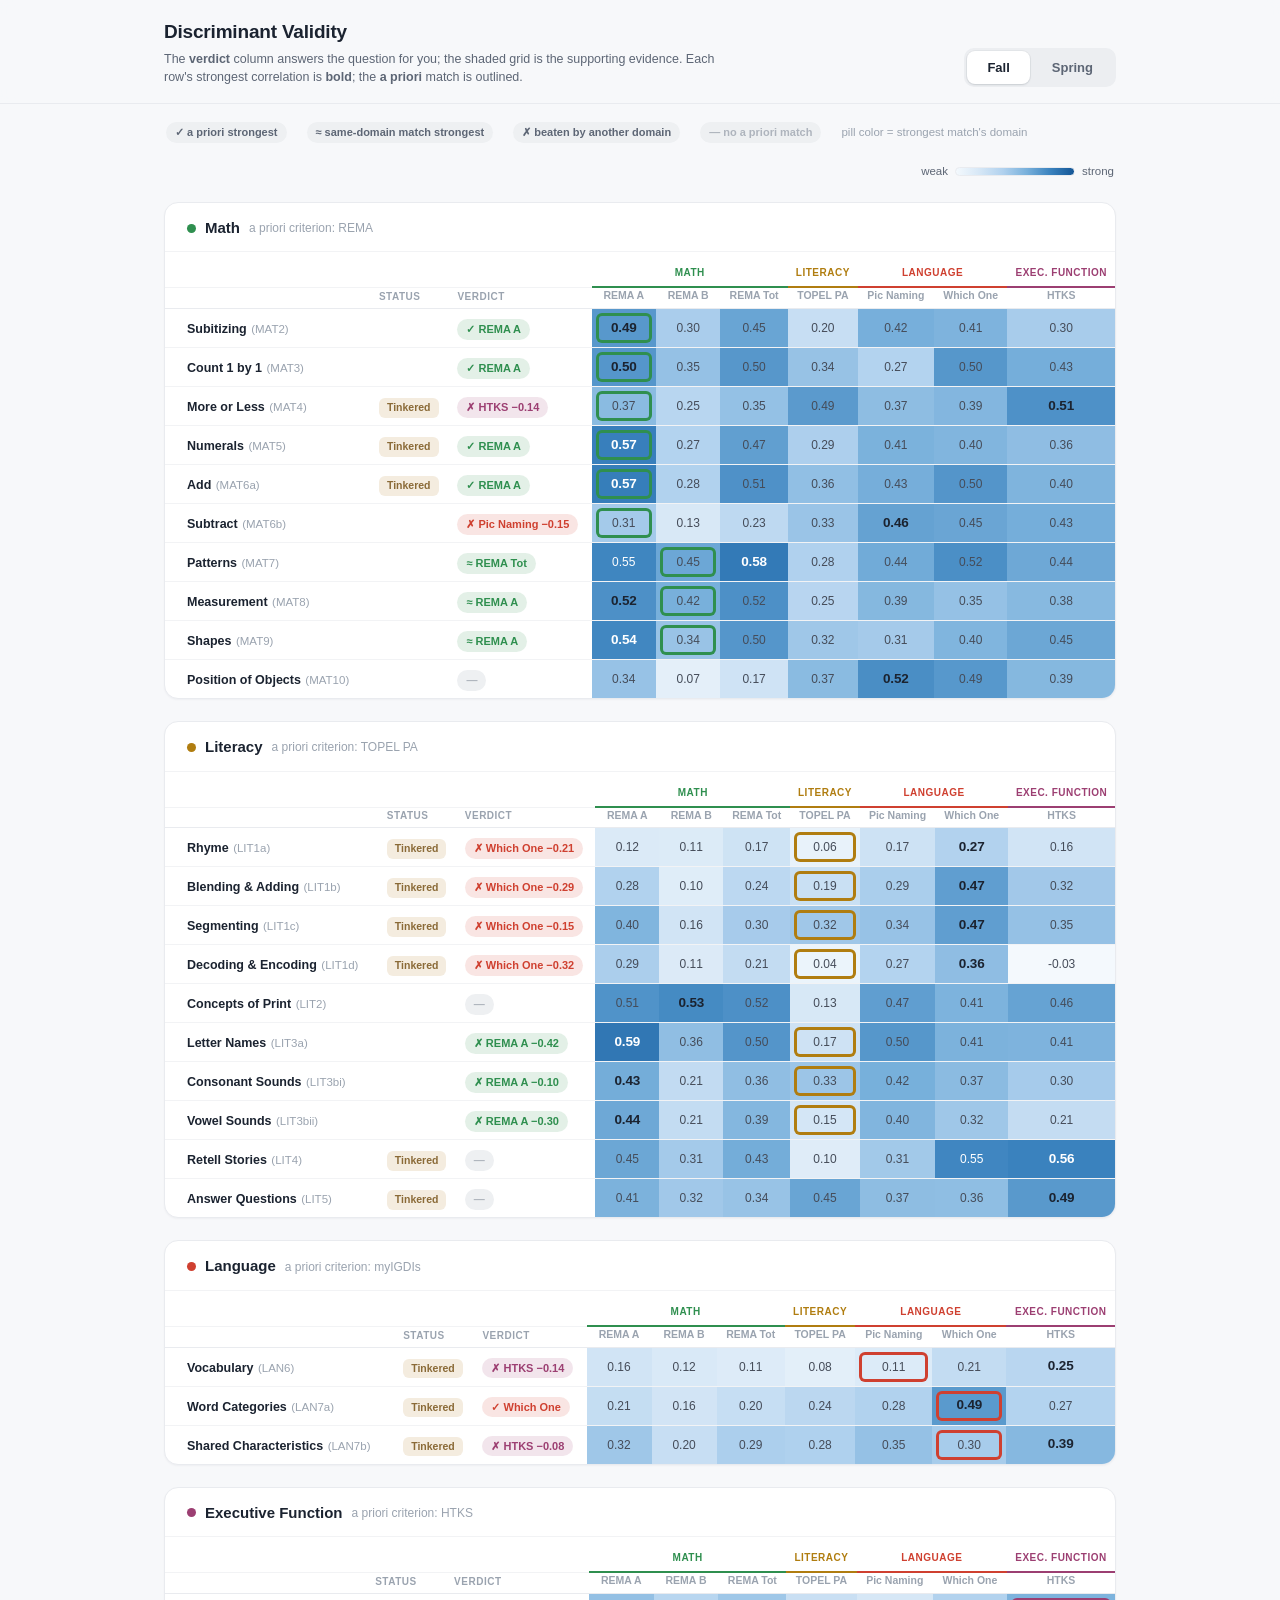
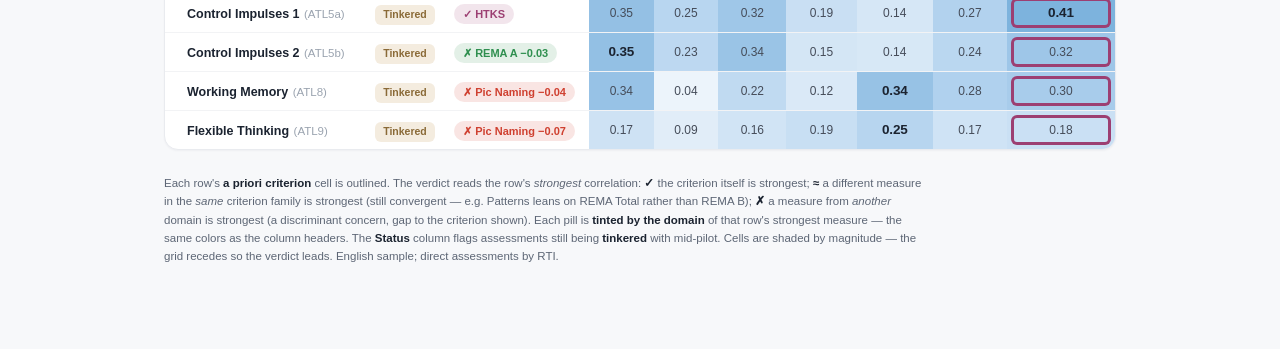
<file: heatmap/proto-a-standalone.html>
<!DOCTYPE html>
<html lang="en">
<head>
<meta charset="UTF-8" />
<meta name="viewport" content="width=device-width, initial-scale=1.0" />
<title>Prototype A — Calm Verdict-First Matrix</title>
<style>
  :root{
    --ink:#1b2330; --soft:#5d6675; --faint:#9aa3af; --line:#e9ebef; --line2:#f2f3f5;
    --bg:#f7f8fa; --card:#fff;
    --pass:#3f8f5f; --near:#4256b0; --fail:#c2683a; --none:#aeb4bd;
  }
  *{box-sizing:border-box}
  body{margin:0;background:var(--bg);color:var(--ink);
    font-family:ui-sans-serif,-apple-system,BlinkMacSystemFont,"Segoe UI",Roboto,Helvetica,Arial,sans-serif;
    font-feature-settings:"tnum" 1;line-height:1.5;-webkit-font-smoothing:antialiased}
  .wrap{max-width:1000px;margin:0 auto;padding:0 24px 72px}
  header.bar{position:sticky;top:0;z-index:30;background:rgba(247,248,250,.9);backdrop-filter:blur(8px);border-bottom:1px solid var(--line)}
  .bar-in{max-width:1000px;margin:0 auto;padding:18px 24px 16px;display:flex;align-items:flex-end;justify-content:space-between;gap:20px;flex-wrap:wrap}
  h1{font-size:19px;font-weight:680;letter-spacing:-.01em;margin:0}
  .sub{font-size:12.5px;color:var(--soft);margin:3px 0 0;max-width:560px}
  .seg{display:inline-flex;background:#eceef1;border-radius:10px;padding:3px;gap:2px}
  .seg button{appearance:none;border:0;cursor:pointer;font:inherit;font-size:13px;font-weight:600;color:var(--soft);padding:7px 20px;border-radius:8px;background:transparent;transition:all .15s}
  .seg button[aria-pressed="true"]{background:#fff;color:var(--ink);box-shadow:0 1px 2px rgba(20,32,46,.12),0 0 0 1px rgba(20,32,46,.04)}

  .legend{display:flex;gap:20px;align-items:center;flex-wrap:wrap;font-size:11.5px;color:var(--soft);margin:18px 2px 0}
  .lg{display:inline-flex;align-items:center;gap:7px}
  .pill{display:inline-flex;align-items:center;gap:5px;font-size:11px;font-weight:600;padding:2px 9px;border-radius:999px;white-space:nowrap}
  .pill.neut{background:#eef0f2;color:#5d6675} .pill.none{background:#eef0f2;color:var(--none)}
  .chip{display:inline-flex;align-items:center;font-size:10.5px;font-weight:600;padding:2px 8px;border-radius:6px;white-space:nowrap}
  .chip.tink{background:#f4ecdf;color:#8a6a37}
  .ramp{width:120px;height:9px;border-radius:5px;border:1px solid var(--line);
    background:linear-gradient(90deg,#f4f9fd,#d6e7f6,#b0d1ee,#78b0db,#3a82be,#145696)}

  .card{background:var(--card);border:1px solid var(--line);border-radius:14px;box-shadow:0 1px 2px rgba(20,32,46,.04);margin-top:22px;overflow:hidden}
  .chead{padding:14px 22px 12px;display:flex;align-items:center;gap:9px;border-bottom:1px solid var(--line2)}
  .cdot{width:9px;height:9px;border-radius:50%;flex:none}
  .chead h2{font-size:15px;font-weight:660;margin:0}
  .chead .crit{font-size:12px;color:var(--faint)}
  .scroll{overflow-x:auto}
  table{border-collapse:separate;border-spacing:0;width:100%}
  th.grp{font-size:10px;font-weight:700;letter-spacing:.05em;text-transform:uppercase;color:var(--faint);text-align:center;padding:13px 6px 6px}
  th.meas{font-size:10.5px;font-weight:600;color:var(--faint);text-align:center;padding:0 8px 4px;white-space:nowrap;border-bottom:1px solid var(--line);vertical-align:bottom}
  th.lead,td.lead{text-align:left;padding:0 14px 0 22px;white-space:nowrap;border-bottom:1px solid var(--line2)}
  th.vlead,td.vcell,th.slead,td.scell{text-align:left;padding:0 8px;white-space:nowrap;border-bottom:1px solid var(--line2)}
  .nm{font-size:12.5px;font-weight:600}
  .code{color:var(--faint);font-weight:500;font-size:11.5px}
  td.cell{text-align:center;font-size:12px;font-variant-numeric:tabular-nums;height:36px;border-bottom:1px solid var(--line2);color:var(--soft);min-width:62px}
  td.cell.dim{color:var(--faint)}
  td.cell .v{display:flex;align-items:center;justify-content:center;height:36px;font-weight:450}
  td.ap .v{box-shadow:inset 0 0 0 3px var(--apc,#27314a);border-radius:6px;margin:3px;height:30px}
  td.max .v{font-weight:900;font-size:13.5px;letter-spacing:-.01em}
  tbody tr:last-child td,tbody tr:last-child th{border-bottom:0}
  .foot{font-size:11.5px;color:var(--soft);line-height:1.6;margin-top:24px;max-width:760px}
  .foot b{color:var(--ink);font-weight:650}
  .tag{display:inline-block;font-size:9px;font-weight:700;letter-spacing:.06em;text-transform:uppercase;color:#fff;background:#cfd683;background:#b9c24d;border-radius:3px;padding:1px 5px;vertical-align:1px;margin-left:2px}
</style>
</head>
<body>
<header class="bar">
  <div class="bar-in">
    <div>
      <h1>Discriminant Validity</h1>
      <p class="sub">The <b>verdict</b> column answers the question for you; the shaded grid is the supporting evidence. Each row's strongest correlation is <b>bold</b>; the <b>a&nbsp;priori</b> match is outlined.</p>
    </div>
    <div class="seg" role="group" aria-label="Season">
      <button id="s-Fall" aria-pressed="true">Fall</button>
      <button id="s-Spring" aria-pressed="false">Spring</button>
    </div>
  </div>
</header>
<div class="wrap">
  <div class="legend">
    <span class="lg"><span class="pill neut">✓ a priori strongest</span></span>
    <span class="lg"><span class="pill neut">≈ same-domain match strongest</span></span>
    <span class="lg"><span class="pill neut">✗ beaten by another domain</span></span>
    <span class="lg"><span class="pill none">— no a priori match</span></span>
    <span class="lg" style="color:var(--faint)">pill color = strongest match's domain</span>
    <span class="lg" style="margin-left:auto">weak <span class="ramp"></span> strong</span>
  </div>
  <div id="mount"></div>
  <p class="foot">
    Each row's <b>a priori criterion</b> cell is outlined. The verdict reads the row's <i>strongest</i> correlation:
    <b>✓</b> the criterion itself is strongest; <b>≈</b> a different measure in the <i>same</i> criterion family is strongest
    (still convergent — e.g. Patterns leans on REMA Total rather than REMA B); <b>✗</b> a measure from <i>another</i> domain
    is strongest (a discriminant concern, gap to the criterion shown). Each pill is <b>tinted by the domain</b> of that row's strongest
    measure — the same colors as the column headers. The <b>Status</b> column flags assessments still
    being <b>tinkered</b> with mid-pilot. Cells are shaded by magnitude — the grid recedes so the verdict leads.
    English sample; direct assessments by RTI.
  </p>
</div>

<script>
/* Shared data + config for the redesign prototypes (English only). */
window.PROTO = (function () {
  const DATA = {
    Fall: [
      { variable: "ATL5a", htks_score: 0.4081, "igdis_Picture_ Naming_score": 0.1401, "igdis_Which_One_ Doesn't_Belong_score": 0.2728, topel_pa_stdscore: 0.189, rema_a_irt: 0.3501, rema_b_irt: 0.249, rema_tot_irt: 0.3225 },
      { variable: "ATL5b", htks_score: 0.3248, "igdis_Picture_ Naming_score": 0.1354, "igdis_Which_One_ Doesn't_Belong_score": 0.2435, topel_pa_stdscore: 0.1491, rema_a_irt: 0.3533, rema_b_irt: 0.2326, rema_tot_irt: 0.3361 },
      { variable: "ATL8", htks_score: 0.3004, "igdis_Picture_ Naming_score": 0.3436, "igdis_Which_One_ Doesn't_Belong_score": 0.2804, topel_pa_stdscore: 0.1223, rema_a_irt: 0.3417, rema_b_irt: 0.0396, rema_tot_irt: 0.2219 },
      { variable: "ATL9", htks_score: 0.1825, "igdis_Picture_ Naming_score": 0.2543, "igdis_Which_One_ Doesn't_Belong_score": 0.1657, topel_pa_stdscore: 0.191, rema_a_irt: 0.1706, rema_b_irt: 0.0906, rema_tot_irt: 0.1566 },
      { variable: "LAN6", htks_score: 0.2485, "igdis_Picture_ Naming_score": 0.1097, "igdis_Which_One_ Doesn't_Belong_score": 0.2083, topel_pa_stdscore: 0.0807, rema_a_irt: 0.1583, rema_b_irt: 0.1238, rema_tot_irt: 0.1076 },
      { variable: "LAN7a", htks_score: 0.2694, "igdis_Picture_ Naming_score": 0.2754, "igdis_Which_One_ Doesn't_Belong_score": 0.4871, topel_pa_stdscore: 0.2405, rema_a_irt: 0.2067, rema_b_irt: 0.1564, rema_tot_irt: 0.1976 },
      { variable: "LAN7b", htks_score: 0.3854, "igdis_Picture_ Naming_score": 0.3467, "igdis_Which_One_ Doesn't_Belong_score": 0.3026, topel_pa_stdscore: 0.282, rema_a_irt: 0.3218, rema_b_irt: 0.1961, rema_tot_irt: 0.2906 },
      { variable: "LIT1a", htks_score: 0.1592, "igdis_Picture_ Naming_score": 0.175, "igdis_Which_One_ Doesn't_Belong_score": 0.272, topel_pa_stdscore: 0.0577, rema_a_irt: 0.1179, rema_b_irt: 0.1101, rema_tot_irt: 0.1684 },
      { variable: "LIT1b", htks_score: 0.3161, "igdis_Picture_ Naming_score": 0.2944, "igdis_Which_One_ Doesn't_Belong_score": 0.4749, topel_pa_stdscore: 0.1873, rema_a_irt: 0.2764, rema_b_irt: 0.0971, rema_tot_irt: 0.2359 },
      { variable: "LIT1c", htks_score: 0.3474, "igdis_Picture_ Naming_score": 0.3424, "igdis_Which_One_ Doesn't_Belong_score": 0.475, topel_pa_stdscore: 0.3209, rema_a_irt: 0.4009, rema_b_irt: 0.159, rema_tot_irt: 0.3035 },
      { variable: "LIT1d", htks_score: -0.0339, "igdis_Picture_ Naming_score": 0.2686, "igdis_Which_One_ Doesn't_Belong_score": 0.3632, topel_pa_stdscore: 0.041, rema_a_irt: 0.2919, rema_b_irt: 0.113, rema_tot_irt: 0.2093 },
      { variable: "LIT2", htks_score: 0.4602, "igdis_Picture_ Naming_score": 0.4736, "igdis_Which_One_ Doesn't_Belong_score": 0.4075, topel_pa_stdscore: 0.1337, rema_a_irt: 0.5092, rema_b_irt: 0.5341, rema_tot_irt: 0.5176 },
      { variable: "LIT3a", htks_score: 0.4055, "igdis_Picture_ Naming_score": 0.4974, "igdis_Which_One_ Doesn't_Belong_score": 0.4103, topel_pa_stdscore: 0.17, rema_a_irt: 0.5938, rema_b_irt: 0.3594, rema_tot_irt: 0.5013 },
      { variable: "LIT3bi", htks_score: 0.3046, "igdis_Picture_ Naming_score": 0.4213, "igdis_Which_One_ Doesn't_Belong_score": 0.3732, topel_pa_stdscore: 0.3295, rema_a_irt: 0.429, rema_b_irt: 0.2148, rema_tot_irt: 0.3603 },
      { variable: "LIT3bii", htks_score: 0.2071, "igdis_Picture_ Naming_score": 0.3972, "igdis_Which_One_ Doesn't_Belong_score": 0.3229, topel_pa_stdscore: 0.1484, rema_a_irt: 0.4436, rema_b_irt: 0.2091, rema_tot_irt: 0.3896 },
      { variable: "LIT4", htks_score: 0.5614, "igdis_Picture_ Naming_score": 0.3141, "igdis_Which_One_ Doesn't_Belong_score": 0.5469, topel_pa_stdscore: 0.0986, rema_a_irt: 0.4479, rema_b_irt: 0.3097, rema_tot_irt: 0.428 },
      { variable: "LIT5", htks_score: 0.4903, "igdis_Picture_ Naming_score": 0.366, "igdis_Which_One_ Doesn't_Belong_score": 0.3622, topel_pa_stdscore: 0.4533, rema_a_irt: 0.4096, rema_b_irt: 0.3179, rema_tot_irt: 0.3401 },
      { variable: "MAT2", htks_score: 0.2994, "igdis_Picture_ Naming_score": 0.4217, "igdis_Which_One_ Doesn't_Belong_score": 0.4056, topel_pa_stdscore: 0.1962, rema_a_irt: 0.4925, rema_b_irt: 0.296, rema_tot_irt: 0.4535 },
      { variable: "MAT3", htks_score: 0.4263, "igdis_Picture_ Naming_score": 0.2689, "igdis_Which_One_ Doesn't_Belong_score": 0.4968, topel_pa_stdscore: 0.3429, rema_a_irt: 0.499, rema_b_irt: 0.3485, rema_tot_irt: 0.4955 },
      { variable: "MAT4", htks_score: 0.514, "igdis_Picture_ Naming_score": 0.3659, "igdis_Which_One_ Doesn't_Belong_score": 0.3932, topel_pa_stdscore: 0.4866, rema_a_irt: 0.3743, rema_b_irt: 0.2511, rema_tot_irt: 0.3488 },
      { variable: "MAT5", htks_score: 0.3631, "igdis_Picture_ Naming_score": 0.4115, "igdis_Which_One_ Doesn't_Belong_score": 0.3984, topel_pa_stdscore: 0.2876, rema_a_irt: 0.5683, rema_b_irt: 0.2693, rema_tot_irt: 0.4712 },
      { variable: "MAT6a", htks_score: 0.4034, "igdis_Picture_ Naming_score": 0.4256, "igdis_Which_One_ Doesn't_Belong_score": 0.5015, topel_pa_stdscore: 0.357, rema_a_irt: 0.5736, rema_b_irt: 0.2752, rema_tot_irt: 0.5136 },
      { variable: "MAT6b", htks_score: 0.4266, "igdis_Picture_ Naming_score": 0.463, "igdis_Which_One_ Doesn't_Belong_score": 0.4525, topel_pa_stdscore: 0.3339, rema_a_irt: 0.3088, rema_b_irt: 0.1304, rema_tot_irt: 0.2301 },
      { variable: "MAT7", htks_score: 0.443, "igdis_Picture_ Naming_score": 0.4365, "igdis_Which_One_ Doesn't_Belong_score": 0.5217, topel_pa_stdscore: 0.281, rema_a_irt: 0.5489, rema_b_irt: 0.4462, rema_tot_irt: 0.5841 },
      { variable: "MAT8", htks_score: 0.3823, "igdis_Picture_ Naming_score": 0.3881, "igdis_Which_One_ Doesn't_Belong_score": 0.3481, topel_pa_stdscore: 0.2516, rema_a_irt: 0.5176, rema_b_irt: 0.4197, rema_tot_irt: 0.5168 },
      { variable: "MAT9", htks_score: 0.4474, "igdis_Picture_ Naming_score": 0.3085, "igdis_Which_One_ Doesn't_Belong_score": 0.4008, topel_pa_stdscore: 0.3223, rema_a_irt: 0.5433, rema_b_irt: 0.3383, rema_tot_irt: 0.499 },
      { variable: "MAT10", htks_score: 0.388, "igdis_Picture_ Naming_score": 0.5248, "igdis_Which_One_ Doesn't_Belong_score": 0.4939, topel_pa_stdscore: 0.374, rema_a_irt: 0.3422, rema_b_irt: 0.0746, rema_tot_irt: 0.1662 }
    ],
    Spring: [
      { variable: "ATL5a", htks_score: 0.2998, "igdis_Picture_ Naming_score": 0.151, "igdis_Which_One_ Doesn't_Belong_score": 0.2917, topel_pa_stdscore: 0.1727, rema_a_irt: 0.3427, rema_b_irt: 0.4487, rema_tot_irt: 0.4885 },
      { variable: "ATL5b", htks_score: 0.1355, "igdis_Picture_ Naming_score": 0.2629, "igdis_Which_One_ Doesn't_Belong_score": 0.3169, topel_pa_stdscore: 0.1199, rema_a_irt: 0.3399, rema_b_irt: 0.3221, rema_tot_irt: 0.3746 },
      { variable: "ATL8", htks_score: 0.229, "igdis_Picture_ Naming_score": 0.2457, "igdis_Which_One_ Doesn't_Belong_score": 0.4253, topel_pa_stdscore: 0.3095, rema_a_irt: 0.4161, rema_b_irt: 0.3453, rema_tot_irt: 0.4286 },
      { variable: "ATL9", htks_score: 0.2911, "igdis_Picture_ Naming_score": 0.2234, "igdis_Which_One_ Doesn't_Belong_score": 0.3089, topel_pa_stdscore: 0.3133, rema_a_irt: 0.2687, rema_b_irt: 0.3355, rema_tot_irt: 0.3528 },
      { variable: "LAN6", htks_score: 0.2551, "igdis_Picture_ Naming_score": 0.2743, "igdis_Which_One_ Doesn't_Belong_score": 0.1949, topel_pa_stdscore: 0.1615, rema_a_irt: 0.3676, rema_b_irt: 0.1518, rema_tot_irt: 0.288 },
      { variable: "LAN7a", htks_score: 0.4896, "igdis_Picture_ Naming_score": 0.4512, "igdis_Which_One_ Doesn't_Belong_score": 0.552, topel_pa_stdscore: 0.3776, rema_a_irt: 0.4758, rema_b_irt: 0.5085, rema_tot_irt: 0.5629 },
      { variable: "LAN7b", htks_score: 0.3806, "igdis_Picture_ Naming_score": 0.1467, "igdis_Which_One_ Doesn't_Belong_score": 0.2283, topel_pa_stdscore: 0.2998, rema_a_irt: 0.3751, rema_b_irt: 0.2136, rema_tot_irt: 0.3017 },
      { variable: "LIT1a", htks_score: 0.4449, "igdis_Picture_ Naming_score": 0.4375, "igdis_Which_One_ Doesn't_Belong_score": 0.2596, topel_pa_stdscore: 0.4687, rema_a_irt: 0.2496, rema_b_irt: 0.3217, rema_tot_irt: 0.3494 },
      { variable: "LIT1b", htks_score: 0.2806, "igdis_Picture_ Naming_score": 0.3732, "igdis_Which_One_ Doesn't_Belong_score": 0.2339, topel_pa_stdscore: 0.4019, rema_a_irt: 0.3687, rema_b_irt: 0.305, rema_tot_irt: 0.3812 },
      { variable: "LIT1c", htks_score: 0.4485, "igdis_Picture_ Naming_score": 0.5806, "igdis_Which_One_ Doesn't_Belong_score": 0.4474, topel_pa_stdscore: 0.3551, rema_a_irt: 0.3437, rema_b_irt: 0.6297, rema_tot_irt: 0.627 },
      { variable: "LIT1d", htks_score: 0.1972, "igdis_Picture_ Naming_score": 0.2536, "igdis_Which_One_ Doesn't_Belong_score": 0.2561, topel_pa_stdscore: 0.4116, rema_a_irt: 0.5735, rema_b_irt: 0.3371, rema_tot_irt: 0.4507 },
      { variable: "LIT2", htks_score: 0.3603, "igdis_Picture_ Naming_score": 0.3053, "igdis_Which_One_ Doesn't_Belong_score": 0.3888, topel_pa_stdscore: 0.5418, rema_a_irt: 0.56, rema_b_irt: 0.4342, rema_tot_irt: 0.5314 },
      { variable: "LIT3a", htks_score: 0.2351, "igdis_Picture_ Naming_score": 0.3627, "igdis_Which_One_ Doesn't_Belong_score": 0.3269, topel_pa_stdscore: 0.3153, rema_a_irt: 0.4829, rema_b_irt: 0.4147, rema_tot_irt: 0.4855 },
      { variable: "LIT3bi", htks_score: 0.2848, "igdis_Picture_ Naming_score": 0.3626, "igdis_Which_One_ Doesn't_Belong_score": 0.3592, topel_pa_stdscore: 0.4279, rema_a_irt: 0.5824, rema_b_irt: 0.4043, rema_tot_irt: 0.4996 },
      { variable: "LIT3bii", htks_score: 0.1512, "igdis_Picture_ Naming_score": 0.3434, "igdis_Which_One_ Doesn't_Belong_score": 0.277, topel_pa_stdscore: 0.3405, rema_a_irt: 0.4129, rema_b_irt: 0.3519, rema_tot_irt: 0.4102 },
      { variable: "LIT4", htks_score: 0.3679, "igdis_Picture_ Naming_score": 0.4583, "igdis_Which_One_ Doesn't_Belong_score": 0.6221, topel_pa_stdscore: 0.3828, rema_a_irt: 0.5822, rema_b_irt: 0.5291, rema_tot_irt: 0.6426 },
      { variable: "LIT5", htks_score: 0.2388, "igdis_Picture_ Naming_score": 0.2518, "igdis_Which_One_ Doesn't_Belong_score": 0.435, topel_pa_stdscore: 0.5063, rema_a_irt: 0.3847, rema_b_irt: 0.3178, rema_tot_irt: 0.3831 },
      { variable: "MAT2", htks_score: 0.26, "igdis_Picture_ Naming_score": 0.2606, "igdis_Which_One_ Doesn't_Belong_score": 0.2552, topel_pa_stdscore: 0.3628, rema_a_irt: 0.4798, rema_b_irt: 0.2881, rema_tot_irt: 0.3937 },
      { variable: "MAT3", htks_score: 0.2958, "igdis_Picture_ Naming_score": 0.2723, "igdis_Which_One_ Doesn't_Belong_score": 0.1954, topel_pa_stdscore: 0.2924, rema_a_irt: 0.344, rema_b_irt: 0.3109, rema_tot_irt: 0.3213 },
      { variable: "MAT4", htks_score: 0.2781, "igdis_Picture_ Naming_score": 0.2953, "igdis_Which_One_ Doesn't_Belong_score": 0.3185, topel_pa_stdscore: 0.3363, rema_a_irt: 0.5567, rema_b_irt: 0.4799, rema_tot_irt: 0.5615 },
      { variable: "MAT5", htks_score: 0.6317, "igdis_Picture_ Naming_score": 0.3706, "igdis_Which_One_ Doesn't_Belong_score": 0.446, topel_pa_stdscore: 0.2478, rema_a_irt: 0.6644, rema_b_irt: 0.6186, rema_tot_irt: 0.7122 },
      { variable: "MAT6a", htks_score: 0.2827, "igdis_Picture_ Naming_score": 0.2116, "igdis_Which_One_ Doesn't_Belong_score": 0.5554, topel_pa_stdscore: 0.2641, rema_a_irt: 0.4541, rema_b_irt: 0.385, rema_tot_irt: 0.4807 },
      { variable: "MAT6b", htks_score: 0.4341, "igdis_Picture_ Naming_score": 0.434, "igdis_Which_One_ Doesn't_Belong_score": 0.4267, topel_pa_stdscore: 0.4345, rema_a_irt: 0.6095, rema_b_irt: 0.5064, rema_tot_irt: 0.5898 },
      { variable: "MAT7", htks_score: 0.3406, "igdis_Picture_ Naming_score": 0.1391, "igdis_Which_One_ Doesn't_Belong_score": 0.2397, topel_pa_stdscore: 0.046, rema_a_irt: 0.3134, rema_b_irt: 0.3345, rema_tot_irt: 0.3368 },
      { variable: "MAT8", htks_score: 0.426, "igdis_Picture_ Naming_score": 0.2548, "igdis_Which_One_ Doesn't_Belong_score": 0.3722, topel_pa_stdscore: 0.1984, rema_a_irt: 0.4855, rema_b_irt: 0.4409, rema_tot_irt: 0.5015 },
      { variable: "MAT9", htks_score: 0.4245, "igdis_Picture_ Naming_score": 0.2803, "igdis_Which_One_ Doesn't_Belong_score": 0.381, topel_pa_stdscore: 0.2362, rema_a_irt: 0.4005, rema_b_irt: 0.4344, rema_tot_irt: 0.4561 },
      { variable: "MAT10", htks_score: 0.3452, "igdis_Picture_ Naming_score": 0.2622, "igdis_Which_One_ Doesn't_Belong_score": 0.2748, topel_pa_stdscore: 0.4382, rema_a_irt: 0.446, rema_b_irt: 0.2637, rema_tot_irt: 0.3336 }
    ]
  };

  const MEASURES = [
    { key: "rema_a_irt",                            label: "REMA A",     group: "MAT" },
    { key: "rema_b_irt",                            label: "REMA B",     group: "MAT" },
    { key: "rema_tot_irt",                          label: "REMA Tot",   group: "MAT" },
    { key: "topel_pa_stdscore",                     label: "TOPEL PA",   group: "LIT" },
    { key: "igdis_Picture_ Naming_score",           label: "Pic Naming", group: "LAN" },
    { key: "igdis_Which_One_ Doesn't_Belong_score", label: "Which One",  group: "LAN" },
    { key: "htks_score",                            label: "HTKS",       group: "ATL" },
  ];

  const COL_GROUPS = [
    { key: "MAT", label: "Math",           count: 3 },
    { key: "LIT", label: "Literacy",       count: 1 },
    { key: "LAN", label: "Language",       count: 2 },
    { key: "ATL", label: "Exec. Function", count: 1 },
  ];

  // Domain accent colors: Math = green, Literacy = gold, Language = red, Exec. Function = magenta.
  const COLORS = { MAT: "#2f8f4f", LIT: "#b07d10", LAN: "#cf4030", ATL: "#9c3f72" };

  // Assessments frozen mid-pilot (everything else was still being tinkered with).
  const FROZE = new Set(["MAT2","MAT3","MAT6b","MAT7","MAT8","MAT9","MAT10","LIT2","LIT3a","LIT3bi","LIT3bii"]);

  const DOMAINS = [
    { key: "MAT", label: "Math",               criterion: "REMA",     scales: ["MAT2","MAT3","MAT4","MAT5","MAT6a","MAT6b","MAT7","MAT8","MAT9","MAT10"] },
    { key: "LIT", label: "Literacy",           criterion: "TOPEL PA", scales: ["LIT1a","LIT1b","LIT1c","LIT1d","LIT2","LIT3a","LIT3bi","LIT3bii","LIT4","LIT5"] },
    { key: "LAN", label: "Language",           criterion: "myIGDIs",  scales: ["LAN6","LAN7a","LAN7b"] },
    { key: "ATL", label: "Executive Function", criterion: "HTKS",     scales: ["ATL5a","ATL5b","ATL8","ATL9"] },
  ];

  const NAMES = {
    ATL5a:"Control Impulses 1", ATL5b:"Control Impulses 2", ATL8:"Working Memory", ATL9:"Flexible Thinking",
    LAN6:"Vocabulary", LAN7a:"Word Categories", LAN7b:"Shared Characteristics",
    LIT1a:"Rhyme", LIT1b:"Blending & Adding", LIT1c:"Segmenting", LIT1d:"Decoding & Encoding",
    LIT2:"Concepts of Print", LIT3a:"Letter Names", LIT3bi:"Consonant Sounds", LIT3bii:"Vowel Sounds",
    LIT4:"Retell Stories", LIT5:"Answer Questions",
    MAT2:"Subitizing", MAT3:"Count 1 by 1", MAT4:"More or Less", MAT5:"Numerals", MAT6a:"Add", MAT6b:"Subtract",
    MAT7:"Patterns", MAT8:"Measurement", MAT9:"Shapes", MAT10:"Position of Objects",
  };

  // Per-scale a priori match (the criterion column we expected to be strongest).
  const APRIORI = {
    MAT2:"rema_a_irt", MAT3:"rema_a_irt", MAT4:"rema_a_irt", MAT5:"rema_a_irt", MAT6a:"rema_a_irt", MAT6b:"rema_a_irt",
    MAT7:"rema_b_irt", MAT8:"rema_b_irt", MAT9:"rema_b_irt",
    LIT1a:"topel_pa_stdscore", LIT1b:"topel_pa_stdscore", LIT1c:"topel_pa_stdscore", LIT1d:"topel_pa_stdscore",
    LIT3a:"topel_pa_stdscore", LIT3bi:"topel_pa_stdscore", LIT3bii:"topel_pa_stdscore",
    LAN6:"igdis_Picture_ Naming_score", LAN7a:"igdis_Which_One_ Doesn't_Belong_score", LAN7b:"igdis_Which_One_ Doesn't_Belong_score",
    ATL5a:"htks_score", ATL5b:"htks_score", ATL8:"htks_score", ATL9:"htks_score",
  };

  const labelFor = {};
  MEASURES.forEach((m) => { labelFor[m.key] = m.label; });

  function rowByVar(season, v) { return DATA[season].find((d) => d.variable === v); }

  // Verdict, judged on the row's STRONGEST correlation:
  //   pass — the a priori criterion itself is strongest (exactly as expected)
  //   near — a different measure in the SAME criterion family is strongest
  //          (still convergent, e.g. Patterns leans on REMA Total rather than REMA B)
  //   fail — the strongest measure is from ANOTHER domain (a discriminant concern)
  function verdict(season, v) {
    const row = rowByVar(season, v);
    const ap = APRIORI[v];
    if (!ap) return { kind: "none", row };
    const apMeasure = MEASURES.find((m) => m.key === ap);
    const apGroup = apMeasure ? apMeasure.group : null;
    const apR = row[ap];
    let best = MEASURES[0], bestOther = null;
    MEASURES.forEach((m) => {
      if (row[m.key] > row[best.key]) best = m;
      if (m.key !== ap && (bestOther === null || row[m.key] > row[bestOther.key])) bestOther = m;
    });
    const gap = apR - row[bestOther.key];
    let kind;
    if (gap >= -0.0001) kind = "pass";
    else if (best.group === apGroup) kind = "near";
    else kind = "fail";
    return { kind, row, apKey: ap, apGroup, apR, gap, best, beatenBy: bestOther, beatenR: row[bestOther.key] };
  }

  return { DATA, MEASURES, COL_GROUPS, COLORS, FROZE, DOMAINS, NAMES, APRIORI, labelFor, rowByVar, verdict };
})();

</script>
<script>
const P = window.PROTO;
// sequential blue ramp (light -> deep blue); domain color lives in the headers & a priori outlines
const STOPS=[[244,249,253],[214,231,246],[176,209,238],[120,176,219],[58,130,190],[20,86,150]];
const MAX=0.70;
function rgbAt(r){const t=Math.max(0,Math.min(r,MAX))/MAX;const x=t*(STOPS.length-1);const i=Math.min(Math.floor(x),STOPS.length-2);const f=x-i;const a=STOPS[i],b=STOPS[i+1];return a.map((v,k)=>Math.round(v+(b[k]-v)*f));}
function heat(r){const c=rgbAt(r);return `rgb(${c[0]},${c[1]},${c[2]})`;}
function lum(c){return (0.2126*c[0]+0.7152*c[1]+0.0722*c[2])/255;}
// white text on dark cells; dark text on light (heavier ink for the bold max).
function textColor(r,strong){const L=lum(rgbAt(r));if(L<=0.5)return "#fff";return strong?"var(--ink)":"#454c59";}

let season="Fall";
function fmt(x){return (x>=0?"":"−")+Math.abs(x).toFixed(2);}

function card(domain){
  const col=P.COLORS[domain.key];
  const el=document.createElement("section");el.className="card";
  el.innerHTML=`<div class="chead"><span class="cdot" style="background:${col}"></span><h2>${domain.label}</h2><span class="crit">a priori criterion: ${domain.criterion}</span></div>`;
  const scroll=document.createElement("div");scroll.className="scroll";
  const t=document.createElement("table");
  let g=`<tr><th class="lead"></th><th class="slead"></th><th class="vlead"></th>`;
  P.COL_GROUPS.forEach(c=>{const gc=P.COLORS[c.key];g+=`<th class="grp" colspan="${c.count}" style="color:${gc};border-bottom:2.5px solid ${gc}">${c.label}</th>`;});g+=`</tr>`;
  const hstyle=`border-bottom:1px solid var(--line);padding:0 8px 4px;vertical-align:bottom;font-size:10px;color:var(--faint);text-transform:uppercase;letter-spacing:.05em`;
  let m=`<tr><th class="lead" style="border-bottom:1px solid var(--line)"></th><th class="slead" style="${hstyle}">Status</th><th class="vlead" style="${hstyle}">Verdict</th>`;
  P.MEASURES.forEach(me=>m+=`<th class="meas">${me.label}</th>`);m+=`</tr>`;
  const body=document.createElement("tbody");
  domain.scales.forEach(v=>{
    const vd=P.verdict(season,v);const row=vd.row;
    const tr=document.createElement("tr");
    let pill;
    if(vd.kind==="none"){
      pill=`<span class="pill none">—</span>`;
    } else {
      const pc=P.COLORS[vd.best.group]; // color by the domain of the strongest measure
      const sym=vd.kind==="pass"?"✓":vd.kind==="near"?"≈":"✗";
      const lbl=vd.kind==="fail"?`${P.labelFor[vd.best.key]} ${fmt(vd.gap)}`:P.labelFor[vd.best.key];
      pill=`<span class="pill" style="background:${pc}22;color:${pc}">${sym} ${lbl}</span>`;
    }
    const maxR=Math.max(...P.MEASURES.map(m=>row[m.key]));
    let cells="";
    P.MEASURES.forEach(me=>{
      const r=row[me.key];const isAp=P.APRIORI[v]===me.key;const isMax=r===maxR;
      const style=`background:${heat(r)};${isAp?`--apc:${col};`:''}`;
      const cls="cell"+(isAp?" ap":"")+(isMax?" max":"");
      const vstyle=`color:${textColor(r,isMax)}`;
      cells+=`<td class="${cls}" style="${style}" title="${P.NAMES[v]} × ${me.label}: r=${r.toFixed(2)}"><div class="v" style="${vstyle}">${r.toFixed(2)}</div></td>`;
    });
    const status=P.FROZE.has(v)?``:`<span class="chip tink">Tinkered</span>`;
    tr.innerHTML=`<td class="lead"><span class="nm">${P.NAMES[v]}</span> <span class="code">(${v})</span></td><td class="scell">${status}</td><td class="vcell">${pill}</td>${cells}`;
    body.appendChild(tr);
  });
  t.innerHTML=`<thead>${g}${m}</thead>`;t.appendChild(body);scroll.appendChild(t);el.appendChild(scroll);
  return el;
}
function render(){
  const mount=document.getElementById("mount");mount.innerHTML="";
  P.DOMAINS.forEach(d=>mount.appendChild(card(d)));
  document.getElementById("s-Fall").setAttribute("aria-pressed",String(season==="Fall"));
  document.getElementById("s-Spring").setAttribute("aria-pressed",String(season==="Spring"));
}
document.getElementById("s-Fall").onclick=()=>{season="Fall";render();};
document.getElementById("s-Spring").onclick=()=>{season="Spring";render();};
render();
</script>
</body>
</html>
</file>
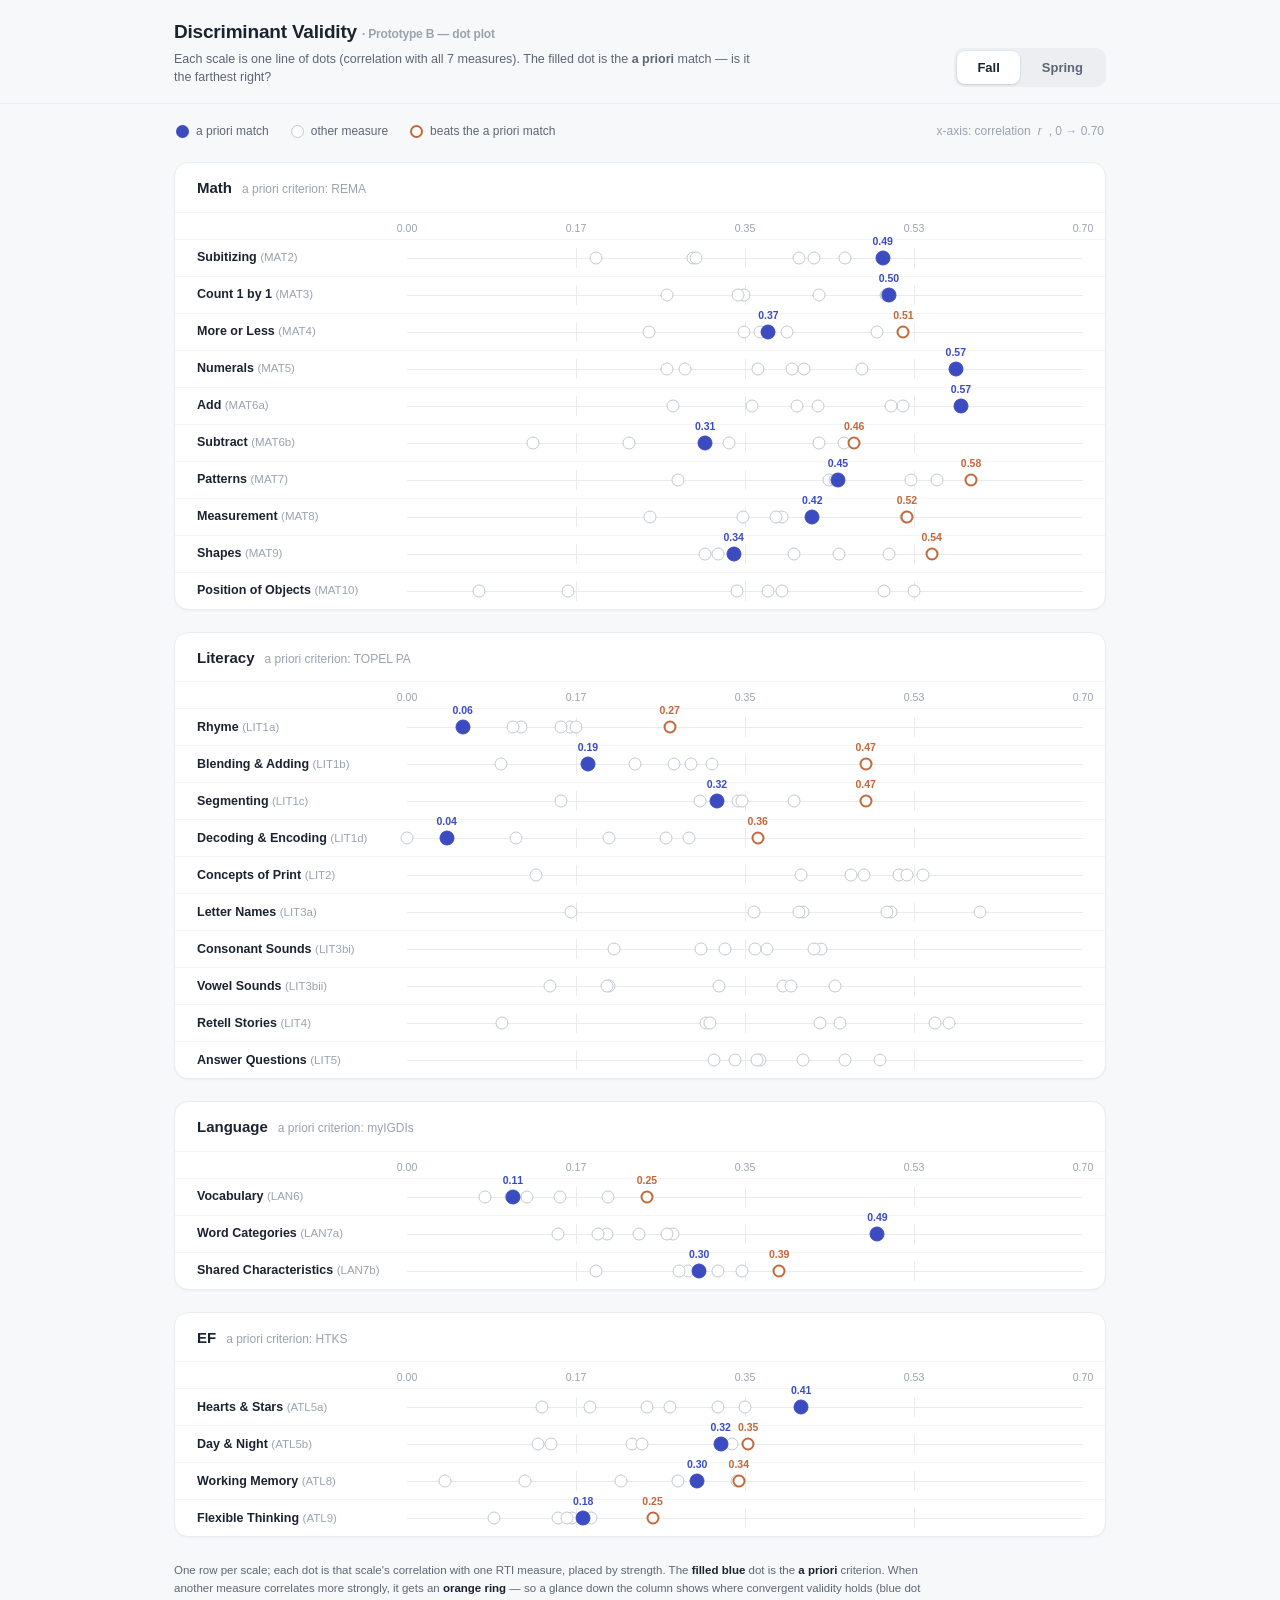
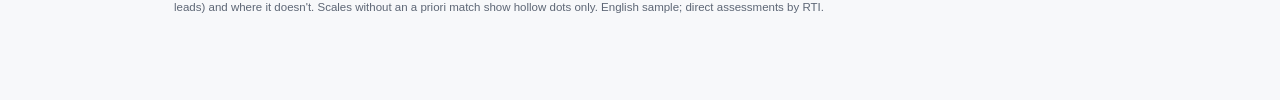
<file: heatmap/proto-b-dotplot.html>
<!DOCTYPE html>
<html lang="en">
<head>
<meta charset="UTF-8" />
<meta name="viewport" content="width=device-width, initial-scale=1.0" />
<title>Prototype B — Dot Plot Per Scale</title>
<style>
  :root{
    --ink:#1b2330; --soft:#5d6675; --faint:#9aa3af; --line:#e9ebef; --line2:#f3f4f6;
    --bg:#f7f8fa; --card:#fff;
    --ap:#3b4cc0;        /* a priori dot */
    --other:#c2c8d2;     /* other dots */
    --beat:#c2683a;      /* a measure that beat the a priori */
    --pass:#3f8f5f;
  }
  *{box-sizing:border-box}
  body{margin:0;background:var(--bg);color:var(--ink);
    font-family:ui-sans-serif,-apple-system,BlinkMacSystemFont,"Segoe UI",Roboto,Helvetica,Arial,sans-serif;
    font-feature-settings:"tnum" 1;line-height:1.5;-webkit-font-smoothing:antialiased}
  .wrap{max-width:980px;margin:0 auto;padding:0 24px 72px}
  header.bar{position:sticky;top:0;z-index:30;background:rgba(247,248,250,.9);backdrop-filter:blur(8px);border-bottom:1px solid var(--line)}
  .bar-in{max-width:980px;margin:0 auto;padding:18px 24px 16px;display:flex;align-items:flex-end;justify-content:space-between;gap:20px;flex-wrap:wrap}
  h1{font-size:19px;font-weight:680;letter-spacing:-.01em;margin:0}
  .sub{font-size:12.5px;color:var(--soft);margin:3px 0 0;max-width:580px}
  .seg{display:inline-flex;background:#eceef1;border-radius:10px;padding:3px;gap:2px}
  .seg button{appearance:none;border:0;cursor:pointer;font:inherit;font-size:13px;font-weight:600;color:var(--soft);padding:7px 20px;border-radius:8px;background:transparent;transition:all .15s}
  .seg button[aria-pressed="true"]{background:#fff;color:var(--ink);box-shadow:0 1px 2px rgba(20,32,46,.12),0 0 0 1px rgba(20,32,46,.04)}

  .legend{display:flex;gap:22px;align-items:center;flex-wrap:wrap;font-size:12px;color:var(--soft);margin:18px 2px 4px}
  .lg{display:inline-flex;align-items:center;gap:7px}
  .d{width:13px;height:13px;border-radius:50%;display:inline-block}
  .d.ap{background:var(--ap)} .d.other{background:#fff;border:1.5px solid var(--other)} .d.beat{background:#fff;border:2px solid var(--beat)}

  .card{background:var(--card);border:1px solid var(--line);border-radius:14px;box-shadow:0 1px 2px rgba(20,32,46,.04);margin-top:22px;overflow:hidden}
  .chead{padding:14px 22px 12px;display:flex;align-items:baseline;gap:10px;border-bottom:1px solid var(--line2)}
  .chead h2{font-size:15px;font-weight:660;margin:0}
  .chead .crit{font-size:12px;color:var(--faint)}

  /* axis header */
  .axis{display:grid;grid-template-columns:210px 1fr;align-items:center;padding:8px 22px 2px;color:var(--faint);font-size:10.5px}
  .ticks{position:relative;height:16px}
  .ticks span{position:absolute;transform:translateX(-50%);top:0}

  .rowline{display:grid;grid-template-columns:210px 1fr;align-items:center;padding:5px 22px;border-top:1px solid var(--line2)}
  .rowline:first-of-type{border-top:0}
  .lab{font-size:12.5px;font-weight:600;white-space:nowrap;overflow:hidden;text-overflow:ellipsis;padding-right:12px}
  .lab .code{color:var(--faint);font-weight:500;font-size:11.5px}
  .track{position:relative;height:26px}
  .track .grid{position:absolute;top:3px;bottom:3px;width:1px;background:var(--line)}
  .track .base{position:absolute;left:0;right:0;top:50%;height:1px;background:var(--line)}
  .dot{position:absolute;top:50%;width:13px;height:13px;border-radius:50%;transform:translate(-50%,-50%);background:#fff;border:1.5px solid var(--other);cursor:default}
  .dot.ap{background:var(--ap);border-color:var(--ap);width:15px;height:15px;z-index:3}
  .dot.beat{border:2px solid var(--beat);z-index:2}
  .val{position:absolute;top:50%;transform:translate(-50%,-150%);font-size:10.5px;font-weight:700;color:var(--ap);white-space:nowrap;z-index:4}
  .val.beat{color:var(--beat)}

  .foot{font-size:11.5px;color:var(--soft);line-height:1.6;margin-top:24px;max-width:780px}
  .foot b{color:var(--ink);font-weight:650}
</style>
</head>
<body>
<header class="bar">
  <div class="bar-in">
    <div>
      <h1>Discriminant Validity <span style="font-size:12px;font-weight:600;color:var(--faint)">· Prototype B — dot plot</span></h1>
      <p class="sub">Each scale is one line of dots (correlation with all 7 measures). The filled dot is the <b>a priori</b> match — is it the farthest right?</p>
    </div>
    <div class="seg" role="group" aria-label="Season">
      <button id="s-Fall" aria-pressed="true">Fall</button>
      <button id="s-Spring" aria-pressed="false">Spring</button>
    </div>
  </div>
</header>
<div class="wrap">
  <div class="legend">
    <span class="lg"><span class="d ap"></span> a priori match</span>
    <span class="lg"><span class="d other"></span> other measure</span>
    <span class="lg"><span class="d beat"></span> beats the a priori match</span>
    <span class="lg" style="margin-left:auto;color:var(--faint)">x-axis: correlation <i>r</i>, 0 → 0.70</span>
  </div>
  <div id="mount"></div>
  <p class="foot">
    One row per scale; each dot is that scale's correlation with one RTI measure, placed by strength. The <b>filled blue</b> dot is the
    <b>a priori</b> criterion. When another measure correlates more strongly, it gets an <b>orange ring</b> — so a glance down the column
    shows where convergent validity holds (blue dot leads) and where it doesn't. Scales without an a priori match show hollow dots only.
    English sample; direct assessments by RTI.
  </p>
</div>

<script src="./proto-data.js"></script>
<script>
const P=window.PROTO;const MAX=0.70;
let season="Fall";
const pct=(r)=>Math.max(0,Math.min(r,MAX))/MAX*100;

function card(domain){
  const el=document.createElement("section");el.className="card";
  el.innerHTML=`<div class="chead"><h2>${domain.label}</h2><span class="crit">a priori criterion: ${domain.criterion}</span></div>`;
  const axis=document.createElement("div");axis.className="axis";
  axis.innerHTML=`<div></div><div class="ticks">`+
    [0,0.175,0.35,0.525,0.70].map(t=>`<span style="left:${t/MAX*100}%">${t.toFixed(2)}</span>`).join("")+`</div>`;
  el.appendChild(axis);
  domain.scales.forEach(v=>{
    const row=P.rowByVar(season,v);const ap=P.APRIORI[v];
    const maxR=Math.max(...P.MEASURES.map(m=>row[m.key]));
    const line=document.createElement("div");line.className="rowline";
    let dots="";
    // gridlines
    [0.175,0.35,0.525].forEach(t=>dots+=`<div class="grid" style="left:${t/MAX*100}%"></div>`);
    dots+=`<div class="base"></div>`;
    P.MEASURES.forEach(m=>{
      const r=row[m.key];const isAp=ap===m.key;
      const beats=!isAp&&ap&&r>row[ap]&&Math.abs(r-maxR)<1e-9; // strongest AND beats a priori
      const cls="dot"+(isAp?" ap":"")+(beats?" beat":"");
      dots+=`<div class="${cls}" style="left:${pct(r)}%" title="${m.label}: r=${r.toFixed(2)}"></div>`;
      if(isAp) dots+=`<div class="val" style="left:${pct(r)}%">${r.toFixed(2)}</div>`;
      else if(beats) dots+=`<div class="val beat" style="left:${pct(r)}%">${r.toFixed(2)}</div>`;
    });
    line.innerHTML=`<div class="lab">${P.NAMES[v]} <span class="code">(${v})</span></div><div class="track">${dots}</div>`;
    el.appendChild(line);
  });
  return el;
}
function render(){
  const mount=document.getElementById("mount");mount.innerHTML="";
  P.DOMAINS.forEach(d=>mount.appendChild(card(d)));
  document.getElementById("s-Fall").setAttribute("aria-pressed",String(season==="Fall"));
  document.getElementById("s-Spring").setAttribute("aria-pressed",String(season==="Spring"));
}
document.getElementById("s-Fall").onclick=()=>{season="Fall";render();};
document.getElementById("s-Spring").onclick=()=>{season="Spring";render();};
render();
</script>
</body>
</html>
</file>
